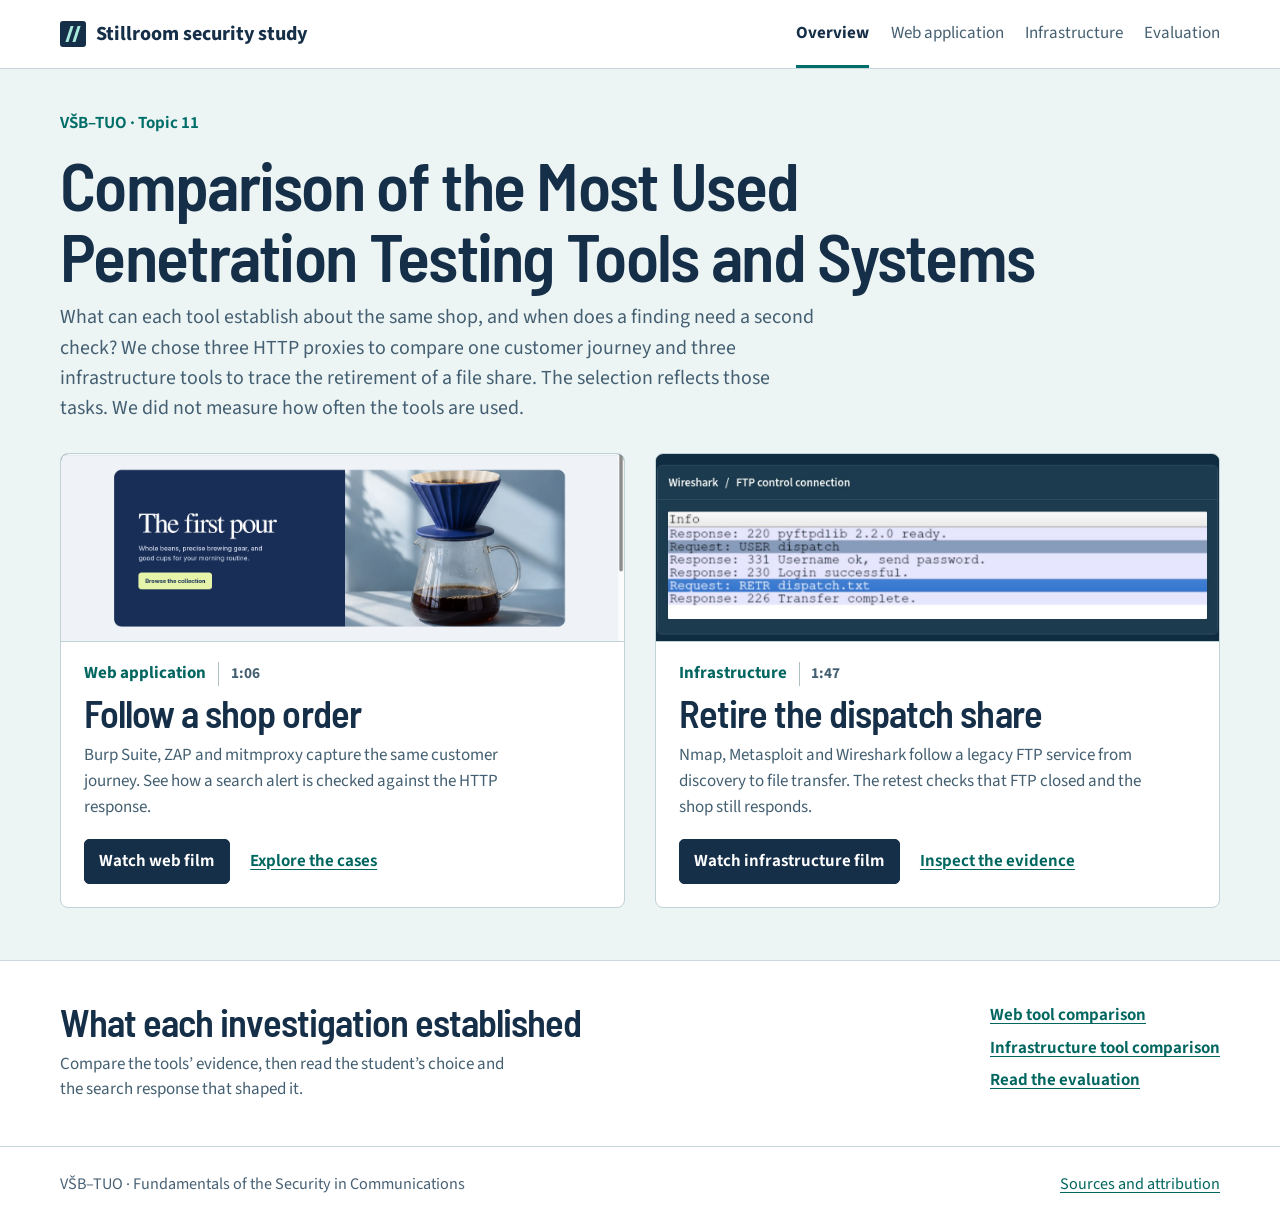
<file: index.html>
<!doctype html>
<html lang="en"><head><meta charset="utf-8"><meta name="viewport" content="width=device-width, initial-scale=1">
<meta name="description" content="Recorded web application and infrastructure investigations of the Stillroom shop for Topic 11.">
<title>Comparison of the Most Used Penetration Testing Tools and Systems | Stillroom security study</title><link rel="stylesheet" href="report.css"><link rel="stylesheet" href="navigation.css">
<script src="reflection.js" defer></script><script src="report.js" defer></script></head><body>
<a class="skip" href="#main">Skip to content</a><header class="site-header"><div class="site-bar">
      <a class="site-brand" href="index.html"><span class="mark" aria-hidden="true"></span>Stillroom security study</a>
      <nav class="site-links" aria-label="Main"><a href="index.html" aria-current="page">Overview</a><a href="web.html">Web application</a><a href="infrastructure/index.html">Infrastructure</a><a href="evaluation.html">Evaluation</a></nav>
    </div></header>
<main id="main"><section class="film-guide" id="film-guide" aria-labelledby="guide-title"><div class="wrap">
  <p class="kicker">VŠB–TUO · Topic 11</p>
  <h1 id="guide-title">Comparison of the Most Used Penetration Testing Tools and Systems</h1>
  <p class="guide-intro">What can each tool establish about the same shop, and when does a finding need a second check? We chose three HTTP proxies to compare one customer journey and three infrastructure tools to trace the retirement of a file share. The selection reflects those tasks. We did not measure how often the tools are used.</p>
  <div class="film-pair">
    <article class="film-choice" id="film" aria-labelledby="web-choice">
      <a class="film-image web-image" href="web.html#film" aria-label="Watch the web application film, 1 minute 6 seconds"><img src="evidence/storefront.png" alt=""></a>
      <div class="choice-copy"><p class="film-label">Web application <span>1:06</span></p>
        <h2 id="web-choice">Follow a shop order</h2>
        <p>Burp Suite, ZAP and mitmproxy capture the same customer journey. See how a search alert is checked against the HTTP response.</p>
        <div class="choice-actions"><a class="btn" href="web.html#film">Watch web film</a><a href="cases.html">Explore the cases</a></div>
      </div>
    </article>
    <article class="film-choice" aria-labelledby="infra-choice">
      <a class="film-image infra-image" href="infrastructure/index.html#film" aria-label="Watch the infrastructure film, 1 minute 47 seconds"><img src="dispatch-preview.jpg" alt=""></a>
      <div class="choice-copy"><p class="film-label">Infrastructure <span>1:47</span></p>
        <h2 id="infra-choice">Retire the dispatch share</h2>
        <p>Nmap, Metasploit and Wireshark follow a legacy FTP service from discovery to file transfer. The retest checks that FTP closed and the shop still responds.</p>
        <div class="choice-actions"><a class="btn" href="infrastructure/index.html#film">Watch infrastructure film</a><a href="infrastructure/index.html#evidence">Inspect the evidence</a></div>
      </div>
    </article>
  </div>
</div></section>
<section class="wrap end-guide" aria-labelledby="guide-evaluation"><div><h2 id="guide-evaluation">What each investigation established</h2>
<p>Compare the tools’ evidence, then read the student’s choice and the search response that shaped it.</p></div>
<nav aria-label="Results"><a href="comparison.html">Web tool comparison</a><a href="infrastructure/index.html#comparison">Infrastructure tool comparison</a><a href="evaluation.html">Read the evaluation</a></nav>
</section>
</main><footer><div class="wrap"><span>VŠB–TUO · Fundamentals of the Security in Communications</span><a href="method.html#references">Sources and attribution</a></div></footer></body></html>
</file>
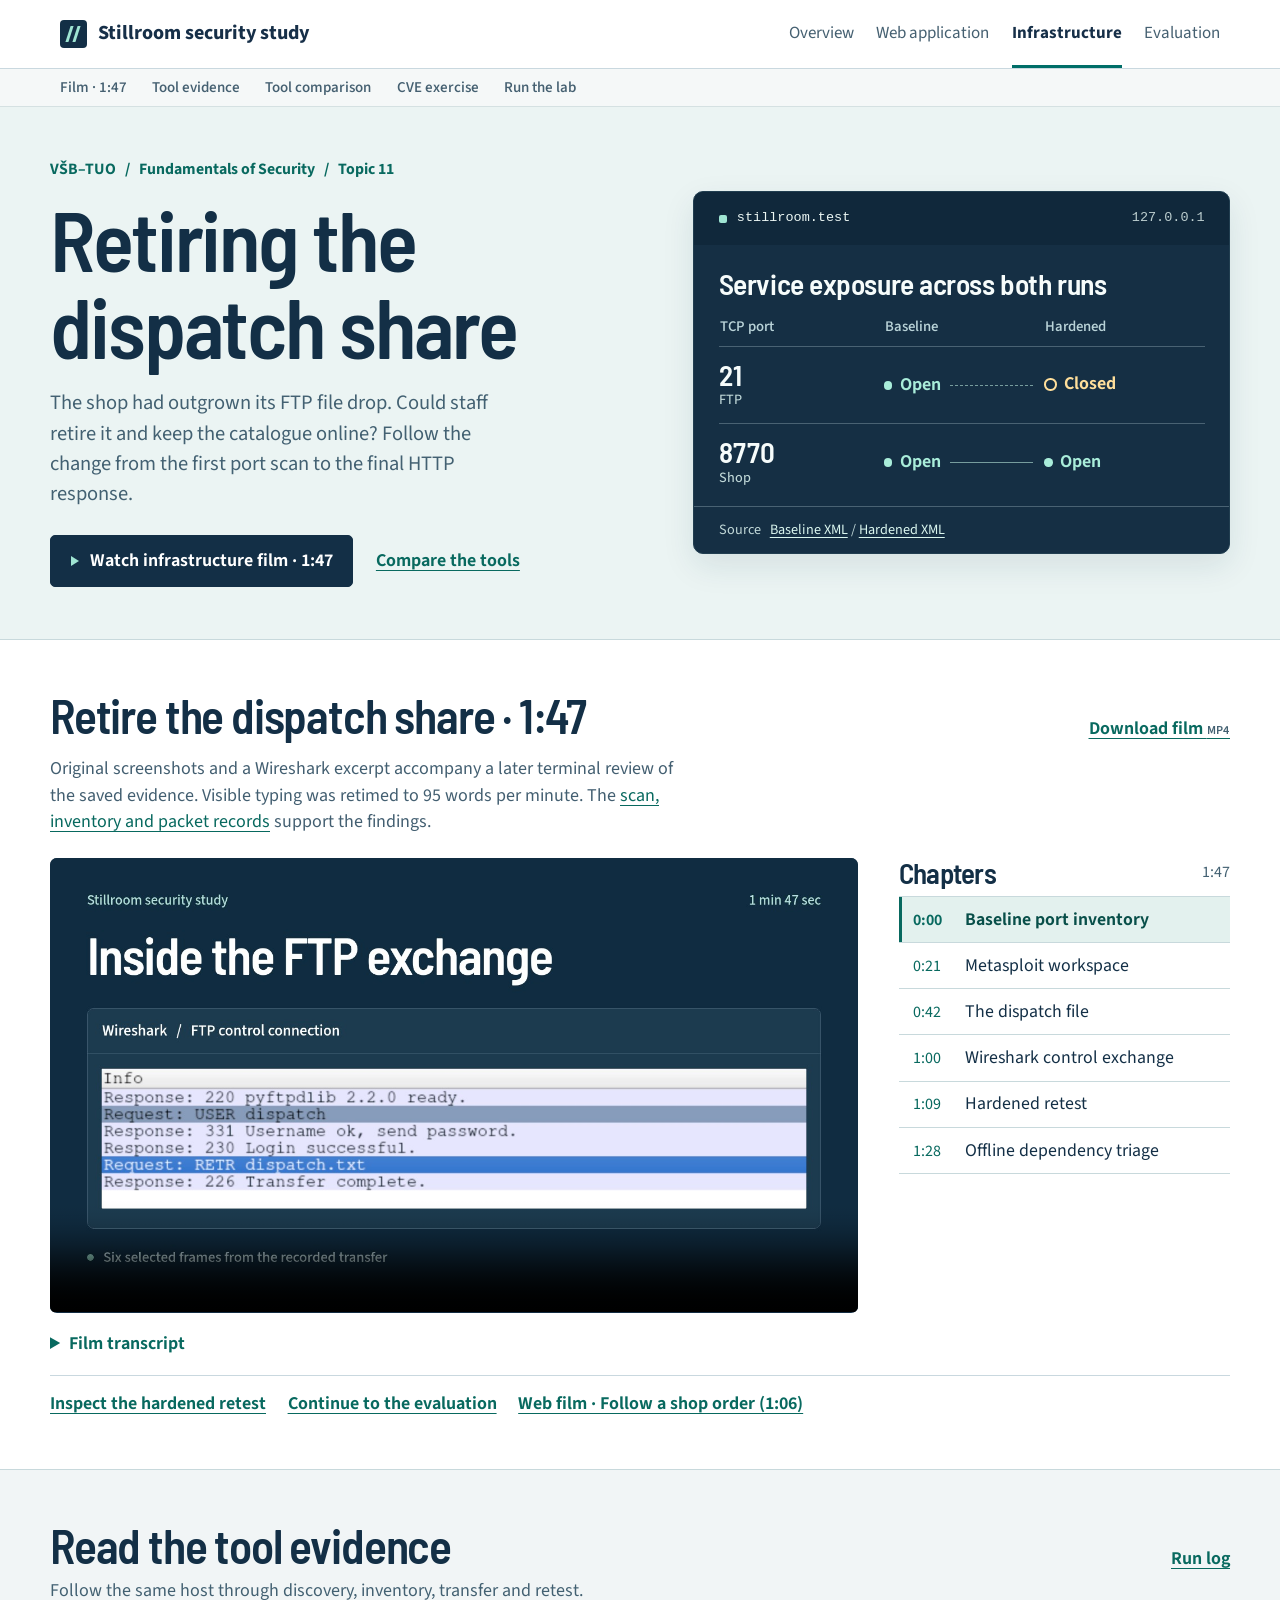
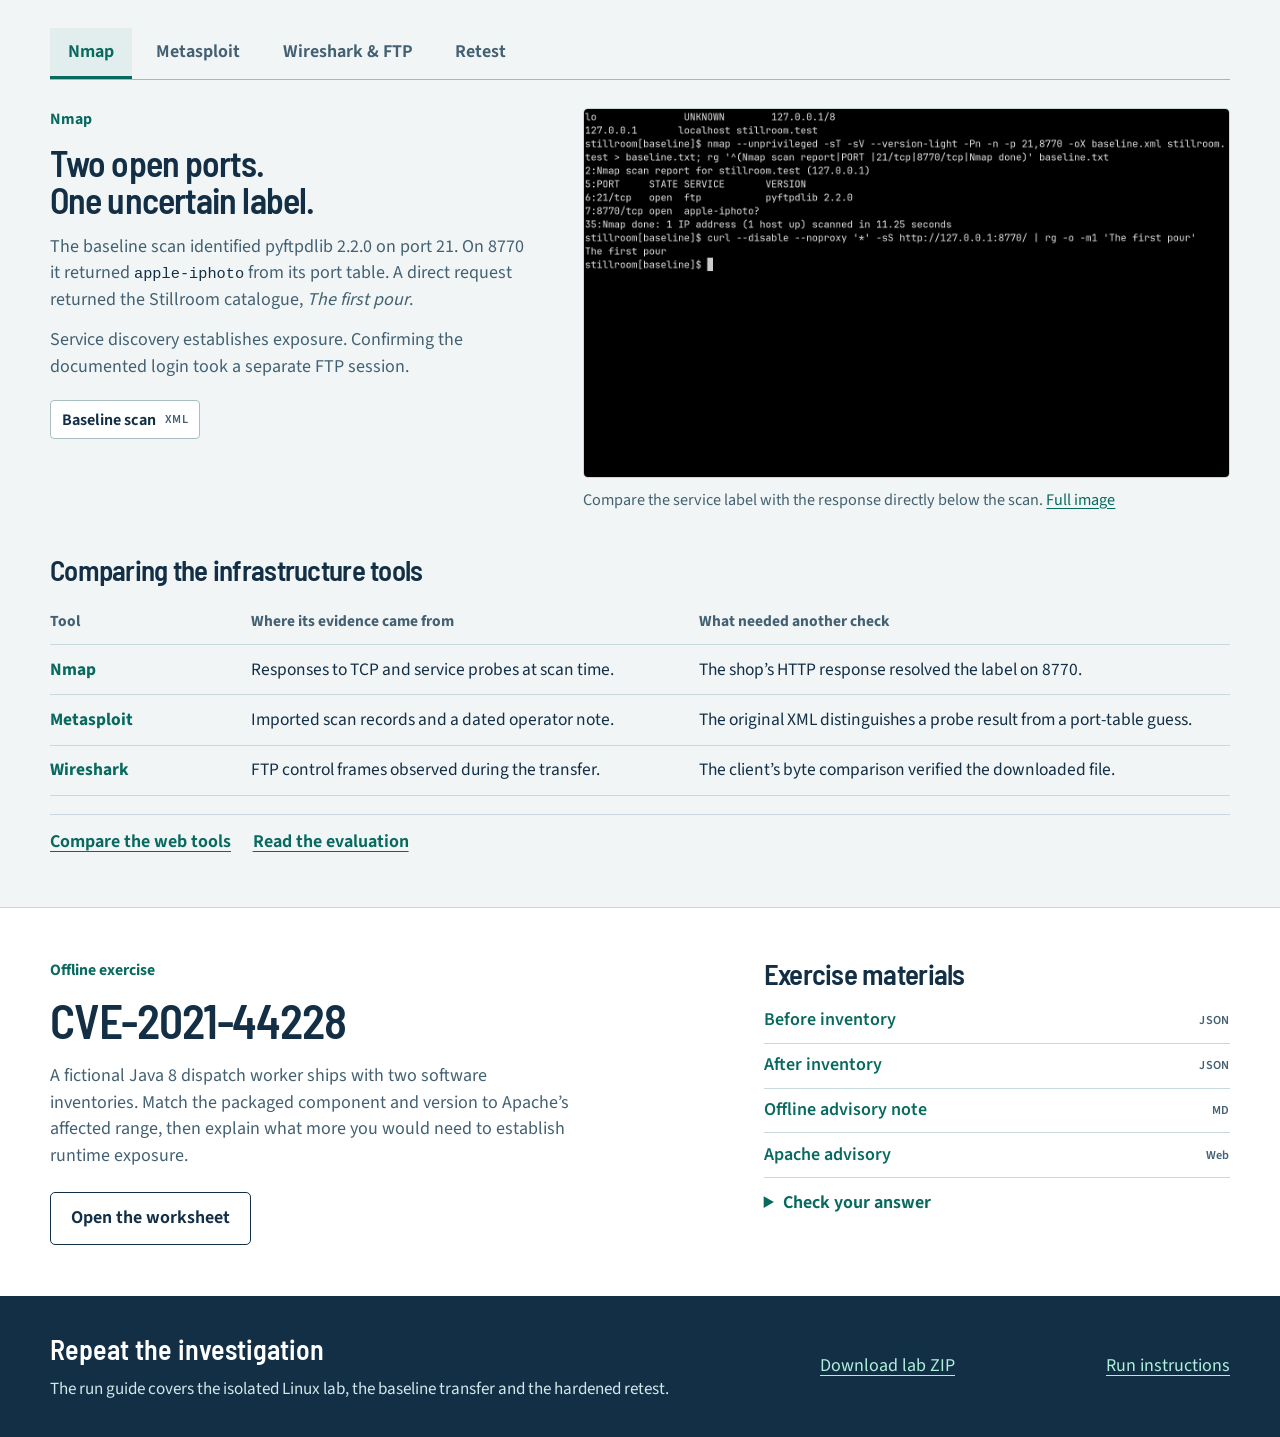
<file: infrastructure/index.html>
<!doctype html>
<html lang="en">
<head>
  <meta charset="utf-8">
  <meta name="viewport" content="width=device-width, initial-scale=1">
  <meta name="description" content="A recorded investigation of Stillroom’s retired FTP share, with original port scans, packet evidence and an offline dependency exercise.">
  <title>Retiring the dispatch share · Stillroom</title>
  <link rel="stylesheet" href="study.css">
  <script src="study.js" defer></script>
<link rel="stylesheet" href="../navigation.css"></head>
<body>
<a class="skip" href="#main">Skip to content</a>
<header class="site-header"><div class="site-bar">
      <a class="site-brand" href="../index.html"><span class="mark" aria-hidden="true"></span>Stillroom security study</a>
      <nav class="site-links" aria-label="Main"><a href="../index.html">Overview</a><a href="../web.html">Web application</a><a href="../infrastructure/index.html" aria-current="page">Infrastructure</a><a href="../evaluation.html">Evaluation</a></nav>
    </div></header><nav class="study-links" aria-label="Infrastructure sections"><div><a href="#film">Film · 1:47</a><a href="#evidence">Tool evidence</a><a href="#comparison">Tool comparison</a><a href="#cve">CVE exercise</a><a href="#repeat-lab">Run the lab</a></div></nav>
<main id="main">
<section class="hero" aria-labelledby="title"><div class="wrap hero-grid">
  <div class="lead">
    <p class="course">VŠB–TUO &nbsp; / &nbsp; Fundamentals of Security &nbsp; / &nbsp; Topic 11</p>
    <h1 id="title">Retiring the dispatch share</h1>
    <p class="intro">The shop had outgrown its FTP file drop. Could staff retire it and keep the catalogue online? Follow the change from the first port scan to the final HTTP response.</p>
    <div class="actions"><a class="button" id="watch" href="#film"><i class="play" aria-hidden="true"></i>Watch infrastructure film · 1:47</a><a class="text-link" href="#comparison">Compare the tools</a></div>
  </div>
  <figure class="plot" aria-labelledby="plot-caption">
    <div class="plate-head"><span class="machine"><i aria-hidden="true"></i>stillroom.test</span><span>127.0.0.1</span></div>
    <table class="paths"><caption id="plot-caption">Service exposure across both runs</caption>
      <thead><tr><th scope="col">TCP port</th><th scope="col">Baseline</th><th scope="col">Hardened</th></tr></thead>
      <tbody><tr><th scope="row"><b>21</b><small>FTP</small></th><td><span class="point">Open</span></td><td><span class="point closed">Closed</span></td></tr>
      <tr><th scope="row"><b>8770</b><small>Shop</small></th><td><span class="point">Open</span></td><td><span class="point">Open</span></td></tr></tbody>
    </table>
    <figcaption>Source &nbsp; <a href="baseline.xml" download>Baseline XML</a><span aria-hidden="true"> / </span><a href="hardened.xml" download>Hardened XML</a></figcaption>
  </figure>
</div></section>

<section class="wrap film band" id="film" aria-labelledby="film-title">
  <div class="section-head"><h2 id="film-title">Retire the dispatch share · 1:47</h2><a href="investigation.mp4" download>Download film <span class="ext">MP4</span></a></div>
  <p class="film-context">Original screenshots and a Wireshark excerpt accompany a later terminal review of the saved evidence. Visible typing was retimed to 95 words per minute. The <a href="#evidence">scan, inventory and packet records</a> support the findings.</p>
  <div class="cinema">
    <video id="player" controls playsinline preload="metadata" poster="film-poster.jpg" width="1440" height="810" aria-label="Retiring the dispatch share, captioned investigation"><source src="investigation.mp4" type='video/mp4; codecs="avc1.f40020"'><source src="investigation-compat.mp4" type="video/mp4"><a href="investigation.mp4">Open the investigation film</a></video>
    <div class="chapters"><div class="chap-head"><h3>Chapters</h3><span id="runtime">1:47</span></div>
      <ol id="chapter-list">
        <li><a class="fallback" href="investigation.mp4#t=0.000" data-start="0.000"><time datetime="PT0.000S">0:00</time><span>Baseline port inventory</span></a></li>
        <li><a class="fallback" href="investigation.mp4#t=21.600" data-start="21.600"><time datetime="PT21.600S">0:21</time><span>Metasploit workspace</span></a></li>
        <li><a class="fallback" href="investigation.mp4#t=42.667" data-start="42.667"><time datetime="PT42.667S">0:42</time><span>The dispatch file</span></a></li>
        <li><a class="fallback" href="investigation.mp4#t=60.067" data-start="60.067"><time datetime="PT60.067S">1:00</time><span>Wireshark control exchange</span></a></li>
        <li><a class="fallback" href="investigation.mp4#t=69.067" data-start="69.067"><time datetime="PT69.067S">1:09</time><span>Hardened retest</span></a></li>
        <li><a class="fallback" href="investigation.mp4#t=88.133" data-start="88.133"><time datetime="PT88.133S">1:28</time><span>Offline dependency triage</span></a></li>
      </ol>
    </div>
  </div>
  <details class="transcript"><summary>Film transcript</summary><ol>
    <li>The baseline XML records open sockets on 21 and 8770. A separate catalogue request identifies the web application.</li>
    <li>The Metasploit workspace holds the imported host and both service records. The operator added the exposure note.</li>
    <li>The SHA-256 of the seeded dispatch notice matches the digest in the original download capture.</li>
    <li>The retained FTP frames show the account name, login acceptance, retrieval request and transfer completion.</li>
    <li>After disabling FTP, the client received a connection refusal. The same catalogue returned HTTP 200.</li>
    <li>The two fictional Java 8 inventories identify the packaged core component and version for advisory review.</li>
  </ol></details>
    <nav class="film-route" aria-label="After the infrastructure film"><a href="#retest">Inspect the hardened retest</a><a href="../evaluation.html">Continue to the evaluation</a><a href="../web.html#film">Web film · Follow a shop order (1:06)</a></nav>
</section>

<section class="evidence band" id="evidence" aria-labelledby="evidence-title"><div class="wrap">
  <div class="section-head"><div><h2 id="evidence-title">Read the tool evidence</h2><p>Follow the same host through discovery, inventory, transfer and retest.</p></div><a href="verification.txt">Run log</a></div>
  <nav class="exhibits" aria-label="Investigation stages">
    <a href="#ports">Nmap</a><a href="#inventory">Metasploit</a><a href="#ftp">Wireshark &amp; FTP</a><a href="#retest">Retest</a>
  </nav>
  <article class="exhibit" id="ports">
    <div><p class="tool">Nmap</p><h3>Two open ports. One uncertain label.</h3>
      <p>The baseline scan identified pyftpdlib 2.2.0 on port 21. On 8770 it returned <code>apple-iphoto</code> from its port table. A direct request returned the Stillroom catalogue, <em>The first pour</em>.</p>
      <p>Service discovery establishes exposure. Confirming the documented login took a separate FTP session.</p>
      <div class="files"><a href="baseline.xml" download>Baseline scan <small>XML</small></a></div>
    </div>
    <figure><a href="baseline.png"><img src="baseline.png" width="1440" height="900" alt="Baseline Nmap output with a question mark on apple-iphoto, followed by the catalogue check"></a><figcaption>Compare the service label with the response directly below the scan. <a href="baseline.png">Full image</a></figcaption></figure>
  </article>
  <article class="exhibit" id="inventory">
    <div><p class="tool">Metasploit Framework</p><h3>Trace a service record to its source.</h3>
      <p>The operator imported the baseline XML into <code>topic11_ftp_baseline</code>. Both port records appear under the same host, together with a dated exposure note.</p>
      <p>The workspace retained Nmap’s tentative web-service label. Importing it supplied a record of the scan without independently identifying the service.</p>
      <div class="files"><a href="metasploit-inventory.txt">Console transcript <small>TXT</small></a></div>
    </div>
    <figure><a href="metasploit.png"><img loading="lazy" src="metasploit.png" width="1440" height="900" alt="Workspace, service list and operator note in the original Metasploit console"></a><figcaption>The note records the operator’s interpretation of the imported XML. <a href="metasploit.png">Full image</a></figcaption></figure>
  </article>
  <article class="exhibit" id="ftp">
    <div><p class="tool">Wireshark &amp; FTP client</p><h3>Follow one dispatch notice.</h3>
      <p>The server accepted the synthetic account (<code>230</code>). The client requested <code>dispatch.txt</code> with <code>RETR</code> and the server reported completion (<code>226</code>). The client verified the downloaded bytes against the seed.</p>
      <p>The shared default concerns who knows the credential. Plain FTP exposed it on the control connection. The six-frame public extract omits credential bytes, leaving gaps in TCP sequence numbers.</p>
      <div class="files"><a href="ftp-selected.pcapng" download>Redacted capture <small>PCAPNG</small></a><a href="transfer.png">Client capture <small>PNG</small></a><a href="share/dispatch.txt">Seed file <small>TXT</small></a></div>
    </div>
    <figure><a href="wireshark.png"><img loading="lazy" src="wireshark.png" width="1440" height="900" alt="Wireshark frame list with the RETR dispatch.txt request selected"></a><figcaption>Read the Info column from the login exchange to the completion reply. <a href="wireshark.png">Full image</a></figcaption></figure>
  </article>
  <article class="exhibit" id="retest">
    <div><p class="tool">Nmap &amp; application checks</p><h3>Close FTP. Check the shop.</h3>
      <p>From the same isolated client, the repeated scan found port 21 closed and port 8770 open. An independent FTP connection was refused. The catalogue request returned HTTP 200 and the expected page text.</p>
      <p>Matching the host and ports across both runs makes the change directly comparable.</p>
      <div class="files"><a href="hardened.xml" download>Retest scan <small>XML</small></a><a href="ftp-retest.txt">FTP check <small>TXT</small></a><a href="web-check.txt">Shop check <small>TXT</small></a></div>
    </div>
    <figure><a href="hardened.png"><img loading="lazy" src="hardened.png" width="1440" height="900" alt="Hardened scan and the surviving catalogue’s HTTP 200 response"></a><figcaption>The client could still reach the catalogue after the service change. <a href="hardened.png">Full image</a></figcaption></figure>
  </article>
<div class="comparison" id="comparison">
    <h3>Comparing the infrastructure tools</h3>
    <table><thead><tr><th scope="col">Tool</th><th scope="col">Where its evidence came from</th><th scope="col">What needed another check</th></tr></thead>
    <tbody><tr><th scope="row">Nmap</th><td>Responses to TCP and service probes at scan time.</td><td>The shop’s HTTP response resolved the label on 8770.</td></tr>
    <tr><th scope="row">Metasploit</th><td>Imported scan records and a dated operator note.</td><td>The original XML distinguishes a probe result from a port-table guess.</td></tr>
    <tr><th scope="row">Wireshark</th><td>FTP control frames observed during the transfer.</td><td>The client’s byte comparison verified the downloaded file.</td></tr></tbody></table><nav class="film-route" aria-label="Related results"><a href="../comparison.html">Compare the web tools</a><a href="../evaluation.html">Read the evaluation</a></nav>
  </div>
</div></section>

<section class="wrap band exercise" id="cve" aria-labelledby="cve-title">
  <div><p class="tool">Offline exercise</p><h2 id="cve-title">CVE-2021-44228</h2><p>A fictional Java 8 dispatch worker ships with two software inventories. Match the packaged component and version to Apache’s affected range, then explain what more you would need to establish runtime exposure.</p><a class="button light" href="cve/WORKSHEET.md">Open the worksheet</a></div>
  <div class="documents"><h3>Exercise materials</h3><a href="cve/inventory-before.json">Before inventory <small>JSON</small></a><a href="cve/inventory-after.json">After inventory <small>JSON</small></a><a href="cve/ADVISORY-NOTE.md">Offline advisory note <small>MD</small></a><a href="https://logging.apache.org/security.html#CVE-2021-44228">Apache advisory <small>Web</small></a><details><summary>Check your answer</summary><p><a href="cve/REVIEWER-KEY.md">Reviewer key</a> · <a href="cve-triage.png">Recorded comparison</a></p></details></div>
</section>
</main>
<footer id="repeat-lab"><div class="wrap foot"><div><strong>Repeat the investigation</strong><p>The run guide covers the isolated Linux lab, the baseline transfer and the hardened retest.</p></div><a href="Stillroom-Topic-11-infrastructure.zip" download>Download lab ZIP</a><a href="run-guide.txt">Run instructions</a></div></footer>
</body></html>
</file>
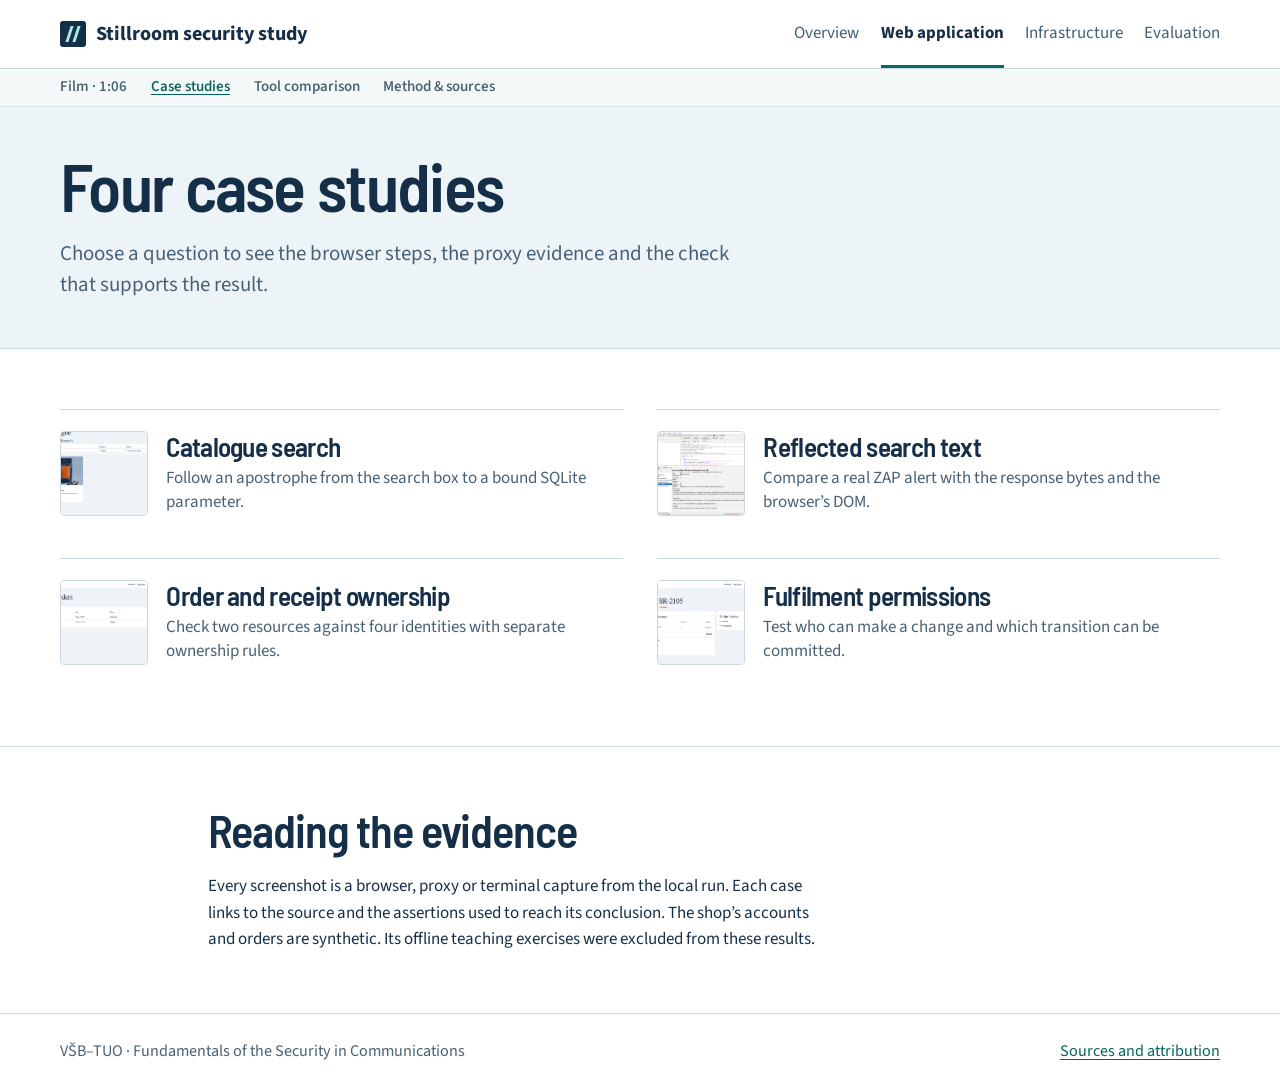
<file: cases.html>
<!doctype html>
<html lang="en"><head><meta charset="utf-8"><meta name="viewport" content="width=device-width, initial-scale=1">
<meta name="description" content="Recorded web application and infrastructure investigations of the Stillroom shop for Topic 11.">
<title>Four case studies | Stillroom security study</title><link rel="stylesheet" href="report.css"><link rel="stylesheet" href="navigation.css">
<script src="reflection.js" defer></script><script src="report.js" defer></script></head><body>
<a class="skip" href="#main">Skip to content</a><header class="site-header"><div class="site-bar">
      <a class="site-brand" href="index.html"><span class="mark" aria-hidden="true"></span>Stillroom security study</a>
      <nav class="site-links" aria-label="Main"><a href="index.html">Overview</a><a href="web.html" aria-current="location">Web application</a><a href="infrastructure/index.html">Infrastructure</a><a href="evaluation.html">Evaluation</a></nav>
    </div></header><nav class="study-links" aria-label="Web application sections"><div><a href="web.html#film">Film · 1:06</a><a href="cases.html" aria-current="page">Case studies</a><a href="comparison.html">Tool comparison</a><a href="method.html">Method &amp; sources</a></div></nav>
<main id="main"><section class="pageintro"><div class="wrap"><h1>Four case studies</h1><p class="intro">Choose a question to see the browser steps, the proxy evidence and the check that supports the result.</p></div></section><section class="band"><div class="wrap"><div class="case-list"><div class="gridcase"><a class="casecard" href="catalogue.html"><img src="evidence/catalogue-search.png" alt="" loading="lazy"><div><h3>Catalogue search</h3><p>Follow an apostrophe from the search box to a bound SQLite parameter.</p></div></a><a class="casecard" href="reflection.html"><img src="evidence/zap-alert.png" alt="" loading="lazy"><div><h3>Reflected search text</h3><p>Compare a real ZAP alert with the response bytes and the browser’s DOM.</p></div></a><a class="casecard" href="ownership.html"><img src="evidence/second-customer.png" alt="" loading="lazy"><div><h3>Order and receipt ownership</h3><p>Check two resources against four identities with separate ownership rules.</p></div></a><a class="casecard" href="fulfilment.html"><img src="evidence/owner-after.png" alt="" loading="lazy"><div><h3>Fulfilment permissions</h3><p>Test who can make a change and which transition can be committed.</p></div></a></div></div></div></section><section class="band"><div class="wrap"><div class="story"><h2>Reading the evidence</h2><p>Every screenshot is a browser, proxy or terminal capture from the local run. Each case links to the source and the assertions used to reach its conclusion. The shop’s accounts and orders are synthetic. Its offline teaching exercises were excluded from these results.</p></div></div></section></main><footer><div class="wrap"><span>VŠB–TUO · Fundamentals of the Security in Communications</span><a href="method.html#references">Sources and attribution</a></div></footer></body></html>
</file>
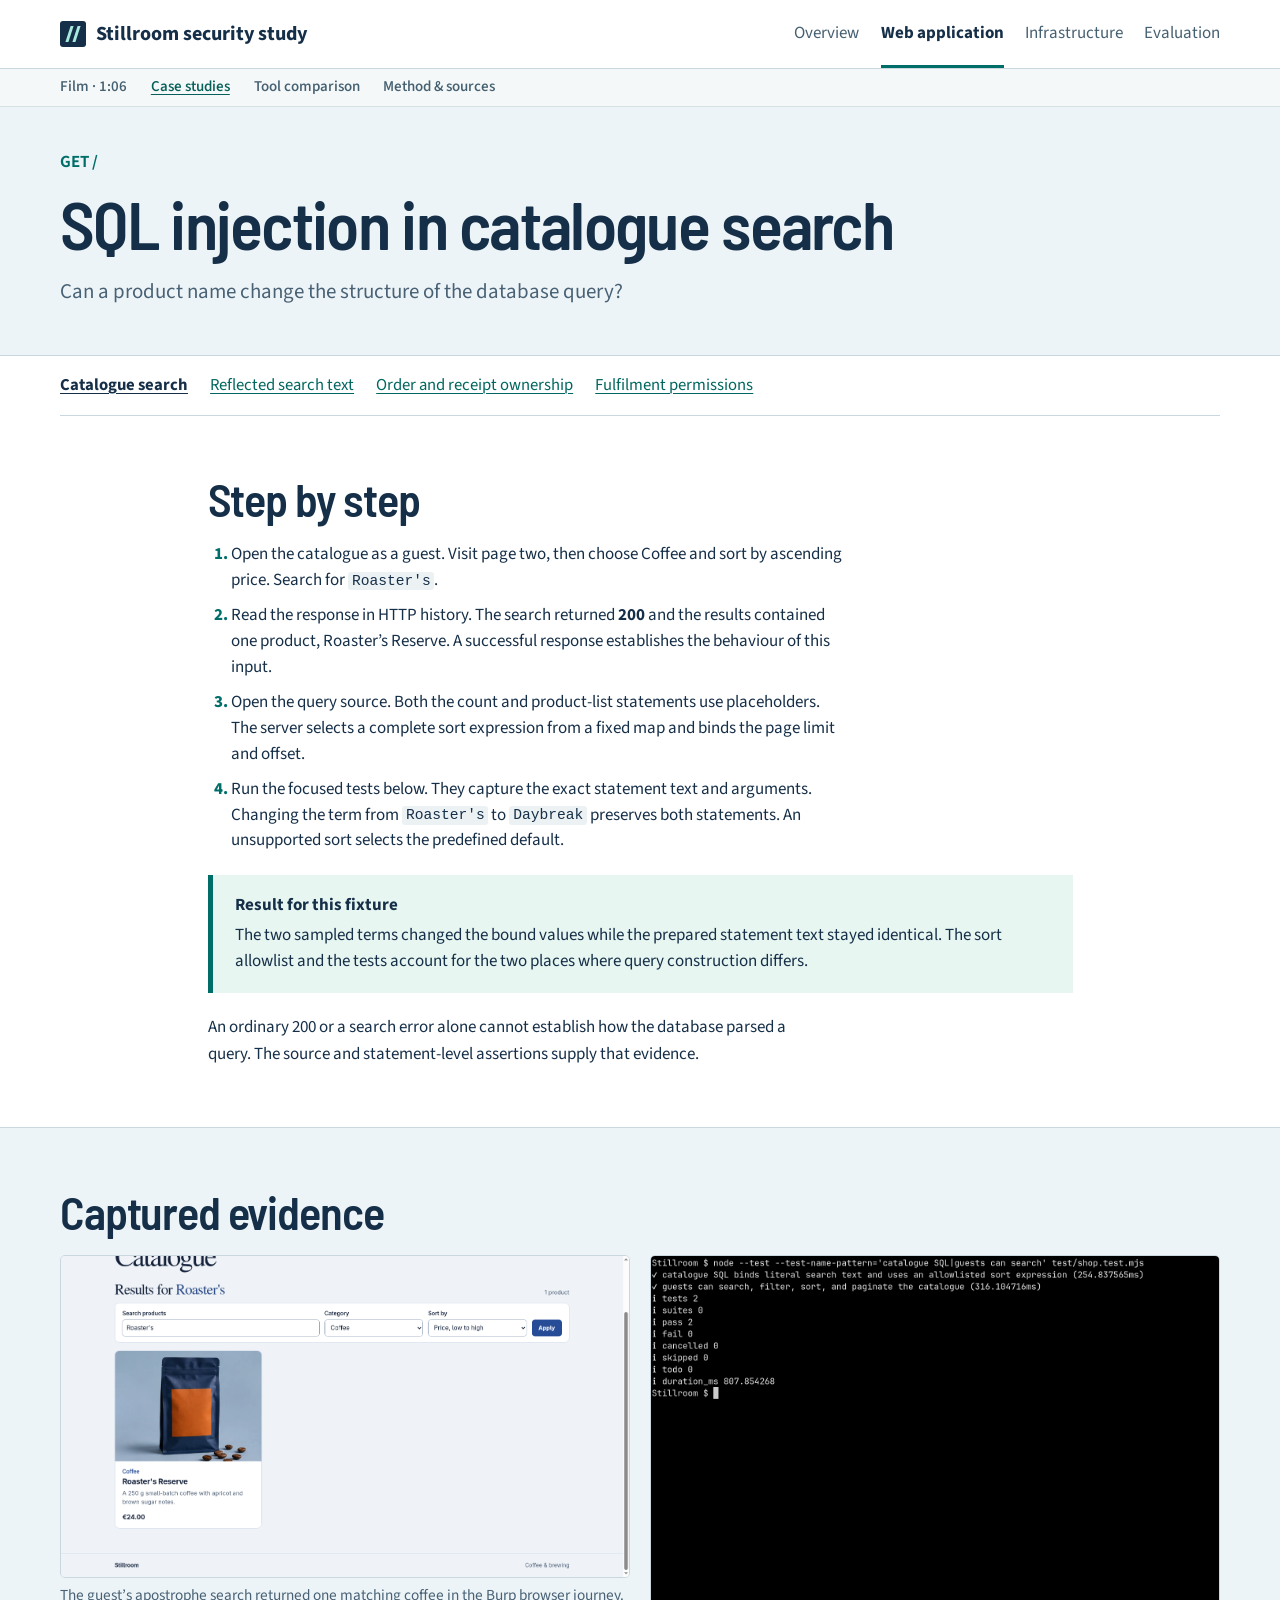
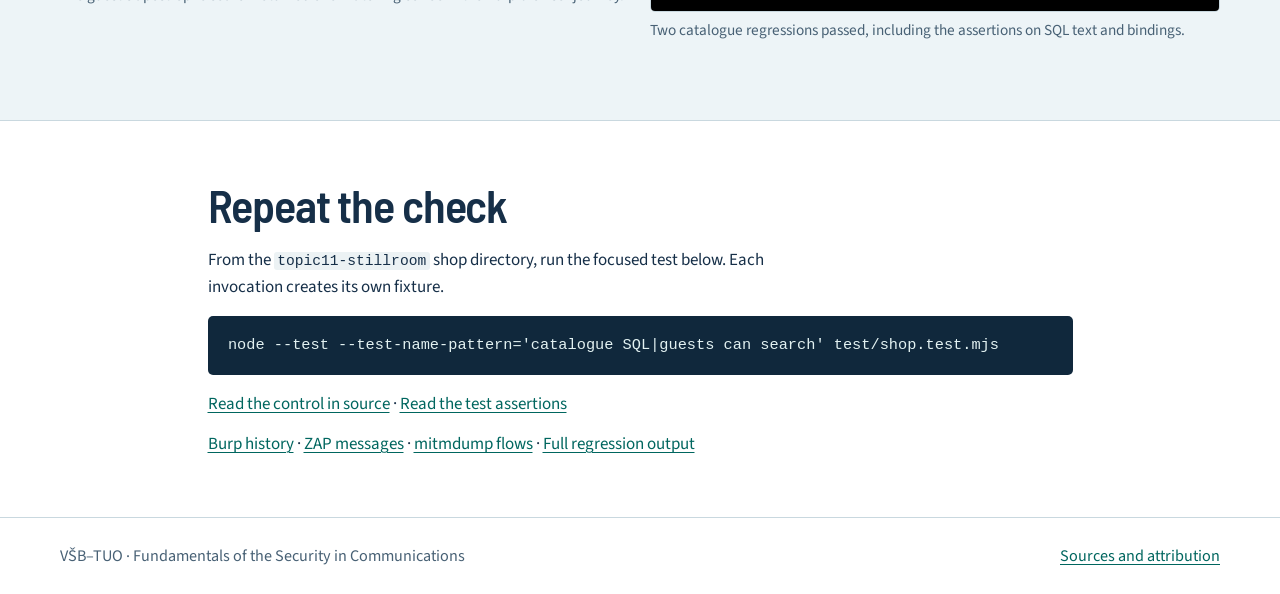
<file: catalogue.html>
<!doctype html>
<html lang="en"><head><meta charset="utf-8"><meta name="viewport" content="width=device-width, initial-scale=1">
<meta name="description" content="Recorded web application and infrastructure investigations of the Stillroom shop for Topic 11.">
<title>SQL injection in catalogue search | Stillroom security study</title><link rel="stylesheet" href="report.css"><link rel="stylesheet" href="navigation.css">
<script src="reflection.js" defer></script><script src="report.js" defer></script></head><body>
<a class="skip" href="#main">Skip to content</a><header class="site-header"><div class="site-bar">
      <a class="site-brand" href="index.html"><span class="mark" aria-hidden="true"></span>Stillroom security study</a>
      <nav class="site-links" aria-label="Main"><a href="index.html">Overview</a><a href="web.html" aria-current="location">Web application</a><a href="infrastructure/index.html">Infrastructure</a><a href="evaluation.html">Evaluation</a></nav>
    </div></header><nav class="study-links" aria-label="Web application sections"><div><a href="web.html#film">Film · 1:06</a><a href="cases.html" aria-current="location">Case studies</a><a href="comparison.html">Tool comparison</a><a href="method.html">Method &amp; sources</a></div></nav>
<main id="main"><section class="pageintro"><div class="wrap"><p class="kicker">GET /</p><h1>SQL injection in catalogue search</h1><p class="intro">Can a product name change the structure of the database query?</p></div></section><nav class="subnav wrap" aria-label="Case studies"><a href="catalogue.html" aria-current="page">Catalogue search</a><a href="reflection.html">Reflected search text</a><a href="ownership.html">Order and receipt ownership</a><a href="fulfilment.html">Fulfilment permissions</a></nav><section class="band"><div class="wrap"><div class="story"><h2>Step by step</h2><ol class="steps"><li>Open the catalogue as a guest. Visit page two, then choose Coffee and sort by ascending price. Search for <code>Roaster's</code>.</li><li>Read the response in HTTP history. The search returned <strong>200</strong> and the results contained one product, Roaster’s Reserve. A successful response establishes the behaviour of this input.</li><li>Open the query source. Both the count and product-list statements use placeholders. The server selects a complete sort expression from a fixed map and binds the page limit and offset.</li><li>Run the focused tests below. They capture the exact statement text and arguments. Changing the term from <code>Roaster's</code> to <code>Daybreak</code> preserves both statements. An unsupported sort selects the predefined default.</li></ol><div class="finding"><strong>Result for this fixture</strong>The two sampled terms changed the bound values while the prepared statement text stayed identical. The sort allowlist and the tests account for the two places where query construction differs.</div><p>An ordinary 200 or a search error alone cannot establish how the database parsed a query. The source and statement-level assertions supply that evidence.</p></div></div></section><section class="band tint"><div class="wrap"><h2>Captured evidence</h2><div class="evidence-pair"><figure class="shot"><a href="evidence/catalogue-search.png" aria-label="Open full-size screenshot. The guest’s apostrophe search returned one matching coffee in the Burp browser journey."><img loading="lazy" src="evidence/catalogue-search.png" alt="The guest’s apostrophe search returned one matching coffee in the Burp browser journey."></a><figcaption>The guest’s apostrophe search returned one matching coffee in the Burp browser journey.</figcaption></figure><figure class="shot"><a href="evidence/sql-tests.png" aria-label="Open full-size screenshot. Two catalogue regressions passed, including the assertions on SQL text and bindings."><img loading="lazy" src="evidence/sql-tests.png" alt="Two catalogue regressions passed, including the assertions on SQL text and bindings."></a><figcaption>Two catalogue regressions passed, including the assertions on SQL text and bindings.</figcaption></figure></div></div></section><section class="band"><div class="wrap"><div class="story"><h2>Repeat the check</h2><p>From the <code>topic11-stillroom</code> shop directory, run the focused test below. Each invocation creates its own fixture.</p>
<pre><code>node --test --test-name-pattern='catalogue SQL|guests can search' test/shop.test.mjs</code></pre>
<p><a href="source.html#catalogue">Read the control in source</a> · <a href="source.html#sql-test">Read the test assertions</a></p><p><a href="evidence/burp-history.json">Burp history</a> · <a href="evidence/zap-passive.json">ZAP messages</a> · <a href="evidence/mitm-flows.json">mitmdump flows</a> · <a href="evidence/regression.tap">Full regression output</a></p></div></div></section></main><footer><div class="wrap"><span>VŠB–TUO · Fundamentals of the Security in Communications</span><a href="method.html#references">Sources and attribution</a></div></footer></body></html>
</file>
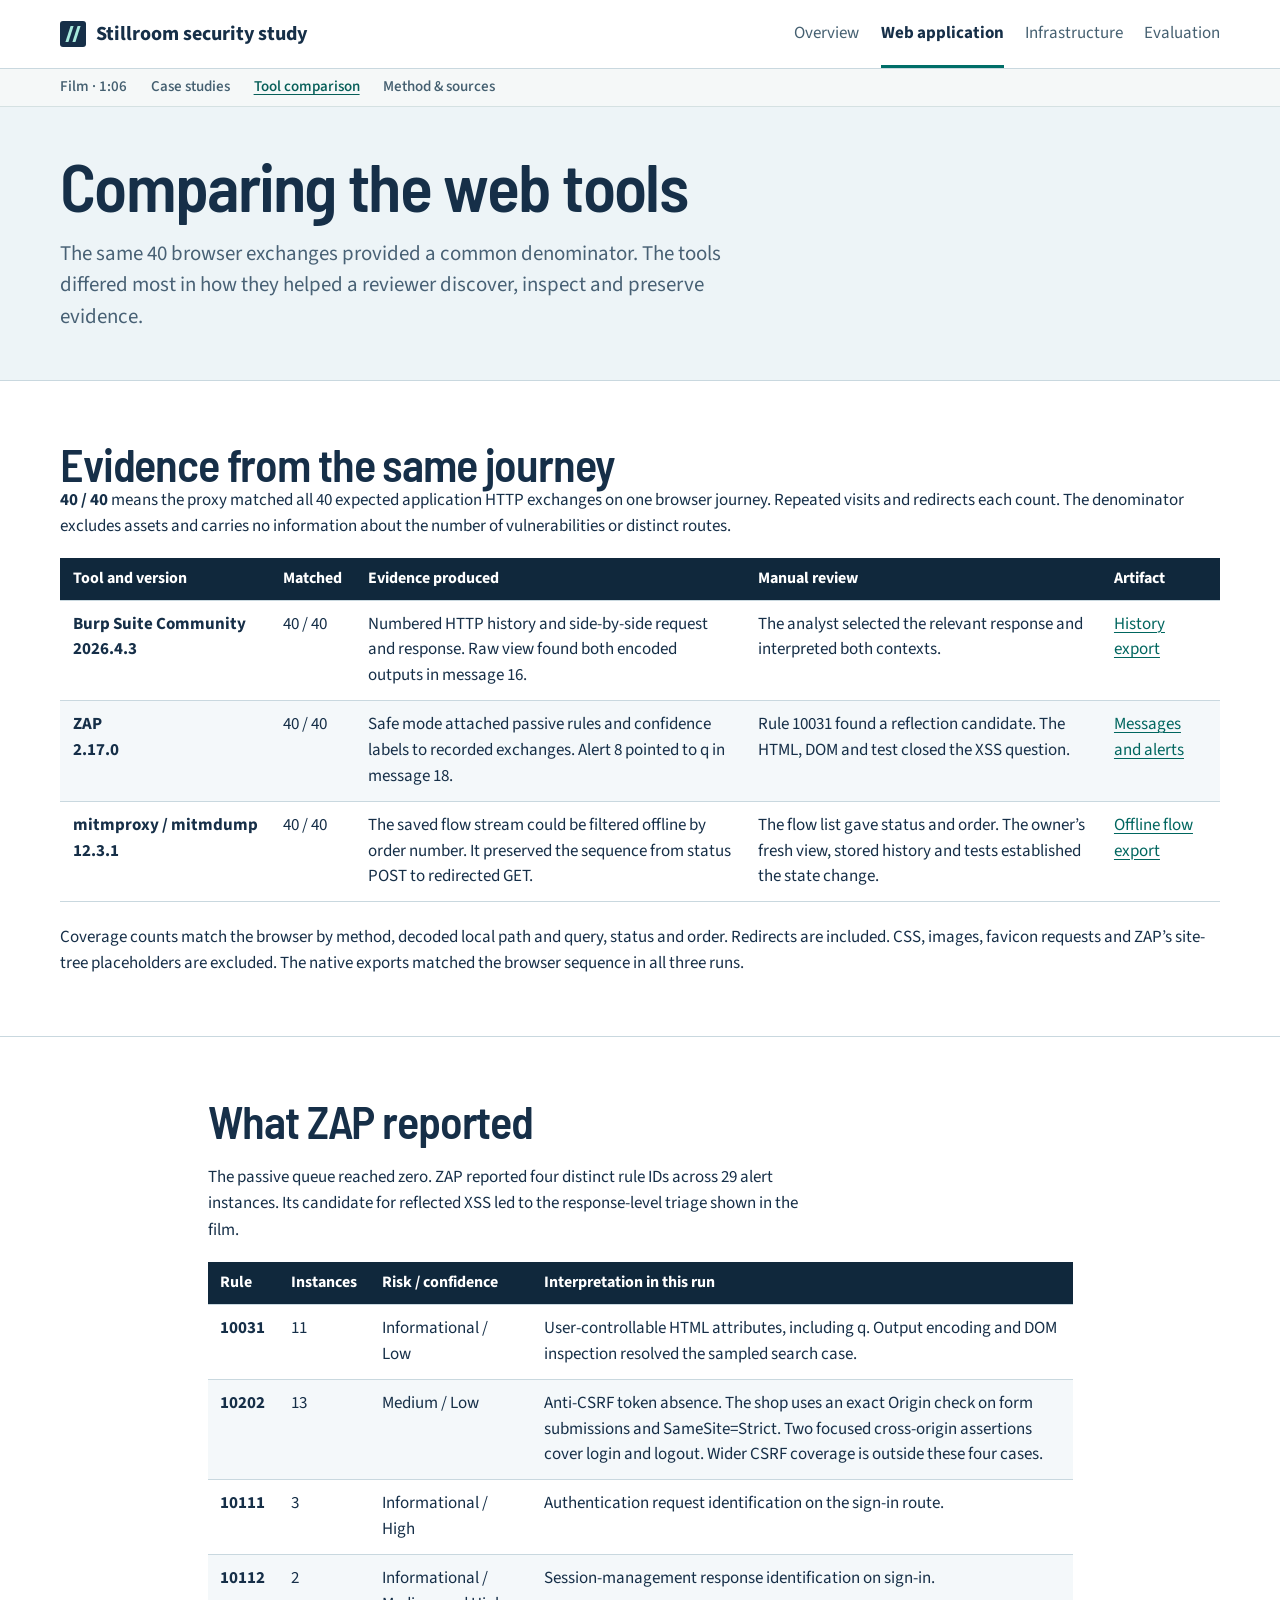
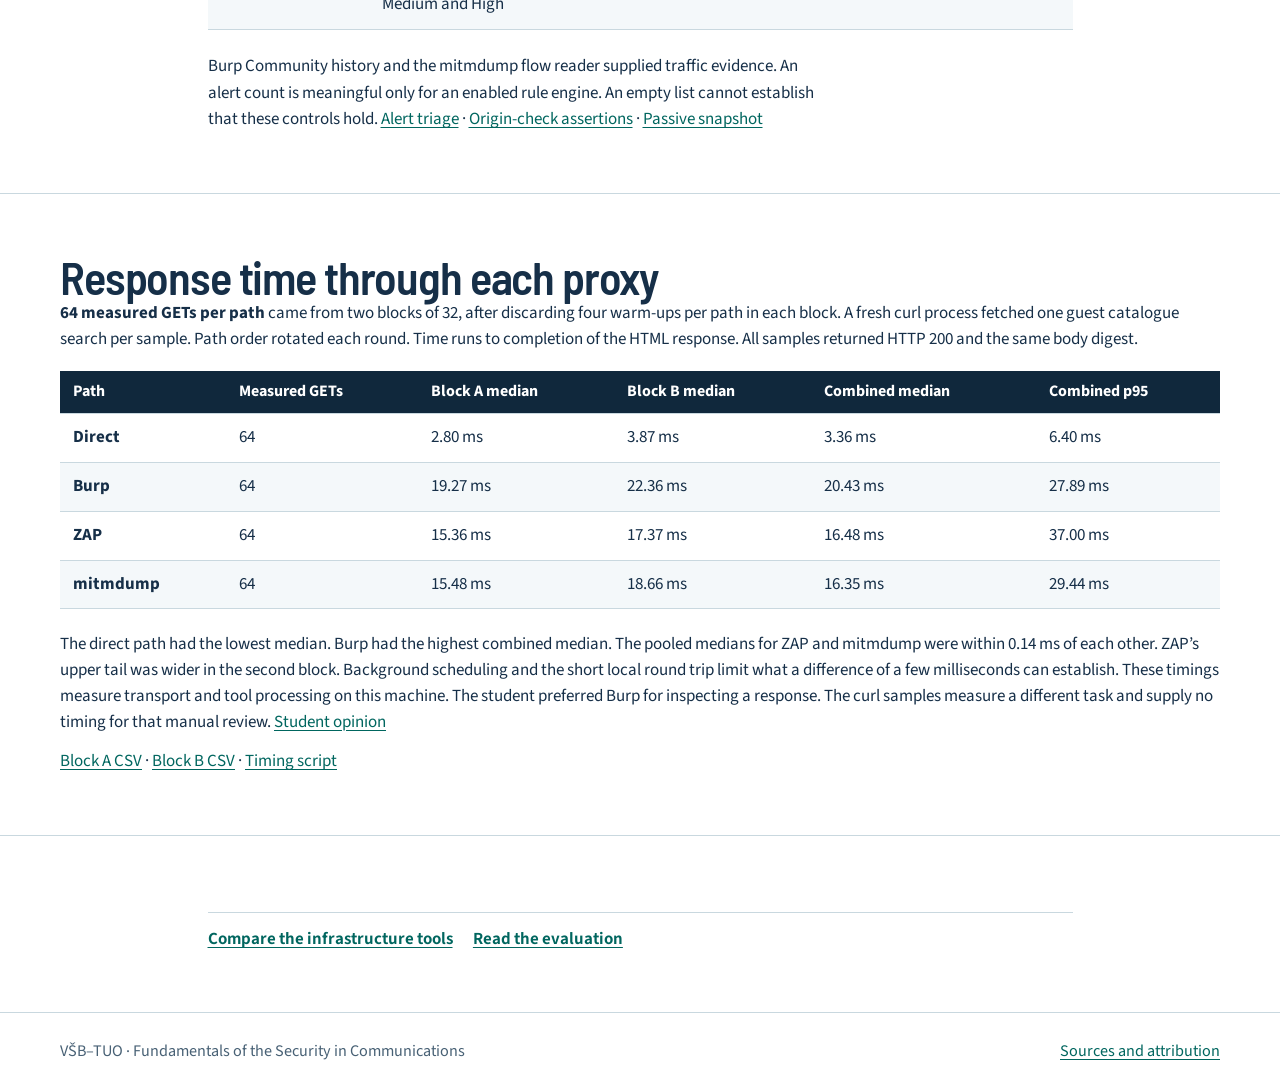
<file: comparison.html>
<!doctype html>
<html lang="en"><head><meta charset="utf-8"><meta name="viewport" content="width=device-width, initial-scale=1">
<meta name="description" content="Recorded web application and infrastructure investigations of the Stillroom shop for Topic 11.">
<title>Web tool comparison | Stillroom security study</title><link rel="stylesheet" href="report.css"><link rel="stylesheet" href="navigation.css">
<script src="reflection.js" defer></script><script src="report.js" defer></script></head><body>
<a class="skip" href="#main">Skip to content</a><header class="site-header"><div class="site-bar">
      <a class="site-brand" href="index.html"><span class="mark" aria-hidden="true"></span>Stillroom security study</a>
      <nav class="site-links" aria-label="Main"><a href="index.html">Overview</a><a href="web.html" aria-current="location">Web application</a><a href="infrastructure/index.html">Infrastructure</a><a href="evaluation.html">Evaluation</a></nav>
    </div></header><nav class="study-links" aria-label="Web application sections"><div><a href="web.html#film">Film · 1:06</a><a href="cases.html">Case studies</a><a href="comparison.html" aria-current="page">Tool comparison</a><a href="method.html">Method &amp; sources</a></div></nav>
<main id="main"><section class="pageintro"><div class="wrap"><h1>Comparing the web tools</h1><p class="intro">The same 40 browser exchanges provided a common denominator. The tools differed most in how they helped a reviewer discover, inspect and preserve evidence.</p></div></section><section class="band"><div class="wrap"><div class="wide"><h2>Evidence from the same journey</h2><p><strong>40 / 40</strong> means the proxy matched all 40 expected application HTTP exchanges on one browser journey. Repeated visits and redirects each count. The denominator excludes assets and carries no information about the number of vulnerabilities or distinct routes.</p><div class="tablebox"><table><thead><tr><th scope="col">Tool and version</th><th scope="col">Matched</th><th scope="col">Evidence produced</th><th scope="col">Manual review</th><th scope="col">Artifact</th></tr></thead><tbody><tr><th scope="row">Burp Suite Community<br>2026.4.3</th><td>40 / 40</td><td>Numbered HTTP history and side-by-side request and response. Raw view found both encoded outputs in message 16.</td><td>The analyst selected the relevant response and interpreted both contexts.</td><td><a href="evidence/burp-history.json">History export</a></td></tr><tr><th scope="row">ZAP<br>2.17.0</th><td>40 / 40</td><td>Safe mode attached passive rules and confidence labels to recorded exchanges. Alert 8 pointed to q in message 18.</td><td>Rule 10031 found a reflection candidate. The HTML, DOM and test closed the XSS question.</td><td><a href="evidence/zap-passive.json">Messages and alerts</a></td></tr><tr><th scope="row">mitmproxy / mitmdump<br>12.3.1</th><td>40 / 40</td><td>The saved flow stream could be filtered offline by order number. It preserved the sequence from status POST to redirected GET.</td><td>The flow list gave status and order. The owner’s fresh view, stored history and tests established the state change.</td><td><a href="evidence/mitm-flows.json">Offline flow export</a></td></tr></tbody></table></div><p>Coverage counts match the browser by method, decoded local path and query, status and order. Redirects are included. CSS, images, favicon requests and ZAP’s site-tree placeholders are excluded. The native exports matched the browser sequence in all three runs.</p></div></div></section><section class="band"><div class="wrap"><div class="story"><h2>What ZAP reported</h2><p>The passive queue reached zero. ZAP reported four distinct rule IDs across 29 alert instances. Its candidate for reflected XSS led to the response-level triage shown in the film.</p><div class="tablebox"><table><thead><tr><th scope="col">Rule</th><th scope="col">Instances</th><th scope="col">Risk / confidence</th><th scope="col">Interpretation in this run</th></tr></thead><tbody><tr><th scope="row">10031</th><td>11</td><td>Informational / Low</td><td>User-controllable HTML attributes, including q. Output encoding and DOM inspection resolved the sampled search case.</td></tr><tr><th scope="row">10202</th><td>13</td><td>Medium / Low</td><td>Anti-CSRF token absence. The shop uses an exact Origin check on form submissions and SameSite=Strict. Two focused cross-origin assertions cover login and logout. Wider CSRF coverage is outside these four cases.</td></tr><tr><th scope="row">10111</th><td>3</td><td>Informational / High</td><td>Authentication request identification on the sign-in route.</td></tr><tr><th scope="row">10112</th><td>2</td><td>Informational / Medium and High</td><td>Session-management response identification on sign-in.</td></tr></tbody></table></div><p>Burp Community history and the mitmdump flow reader supplied traffic evidence. An alert count is meaningful only for an enabled rule engine. An empty list cannot establish that these controls hold. <a href="reflection.html">Alert triage</a> · <a href="source.html#origin">Origin-check assertions</a> · <a href="evidence/zap-passive.json">Passive snapshot</a></p></div></div></section><section class="band"><div class="wrap"><div class="wide"><h2>Response time through each proxy</h2><p><strong>64 measured GETs per path</strong> came from two blocks of 32, after discarding four warm-ups per path in each block. A fresh curl process fetched one guest catalogue search per sample. Path order rotated each round. Time runs to completion of the HTML response. All samples returned HTTP 200 and the same body digest.</p><div class="tablebox"><table><thead><tr><th scope="col">Path</th><th scope="col">Measured GETs</th><th scope="col">Block A median</th><th scope="col">Block B median</th><th scope="col">Combined median</th><th scope="col">Combined p95</th></tr></thead><tbody><tr><th scope="row">Direct</th><td>64</td><td>2.80 ms</td><td>3.87 ms</td><td>3.36 ms</td><td>6.40 ms</td></tr><tr><th scope="row">Burp</th><td>64</td><td>19.27 ms</td><td>22.36 ms</td><td>20.43 ms</td><td>27.89 ms</td></tr><tr><th scope="row">ZAP</th><td>64</td><td>15.36 ms</td><td>17.37 ms</td><td>16.48 ms</td><td>37.00 ms</td></tr><tr><th scope="row">mitmdump</th><td>64</td><td>15.48 ms</td><td>18.66 ms</td><td>16.35 ms</td><td>29.44 ms</td></tr></tbody></table></div><p>The direct path had the lowest median. Burp had the highest combined median. The pooled medians for ZAP and mitmdump were within 0.14 ms of each other. ZAP’s upper tail was wider in the second block. Background scheduling and the short local round trip limit what a difference of a few milliseconds can establish. These timings measure transport and tool processing on this machine. The student preferred Burp for inspecting a response. The curl samples measure a different task and supply no timing for that manual review. <a href="evaluation.html#student-opinion">Student opinion</a></p><p><a href="evidence/latency-a.csv" download>Block A CSV</a> · <a href="evidence/latency-b.csv" download>Block B CSV</a> · <a href="evidence/repeat-timings.py" download>Timing script</a></p></div></div></section><section class="band"><div class="wrap"><div class="story"><nav class="film-route" aria-label="Related results"><a href="infrastructure/index.html#comparison">Compare the infrastructure tools</a><a href="evaluation.html">Read the evaluation</a></nav></div></div></section></main><footer><div class="wrap"><span>VŠB–TUO · Fundamentals of the Security in Communications</span><a href="method.html#references">Sources and attribution</a></div></footer></body></html>
</file>
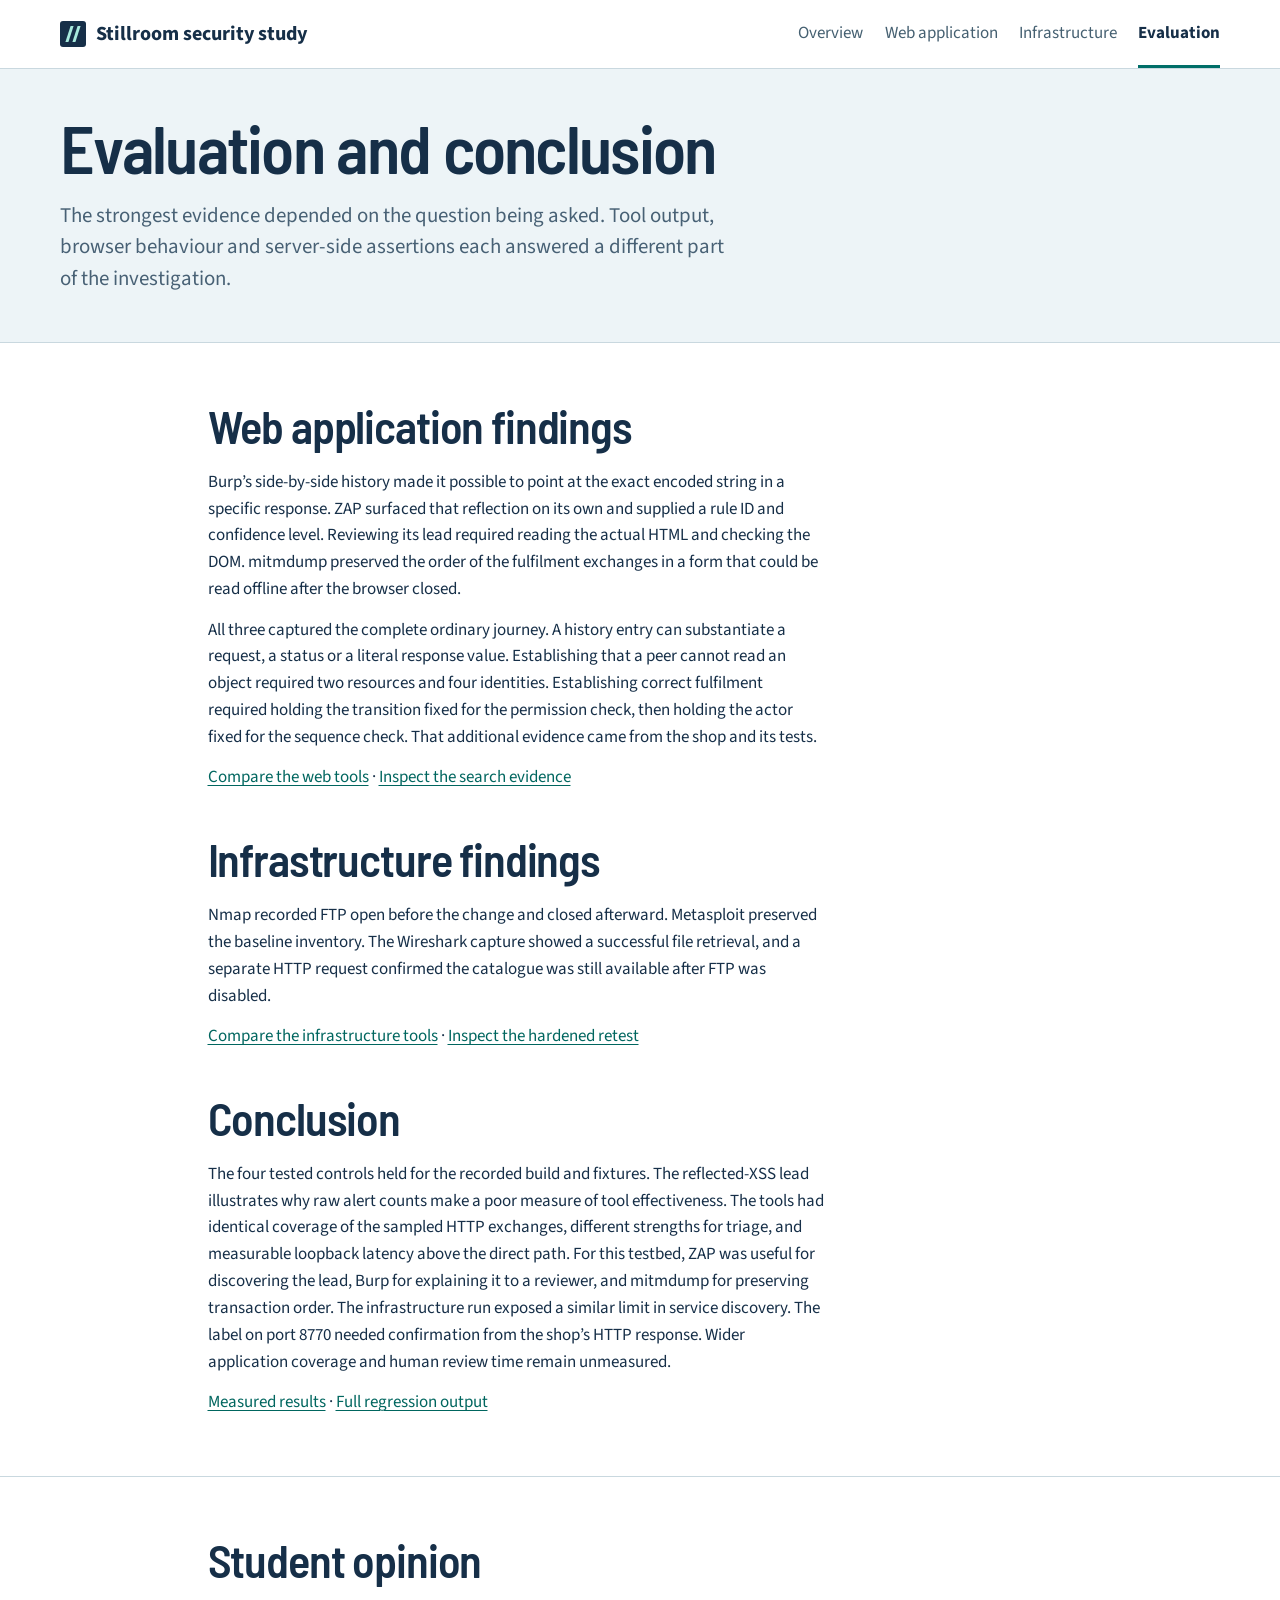
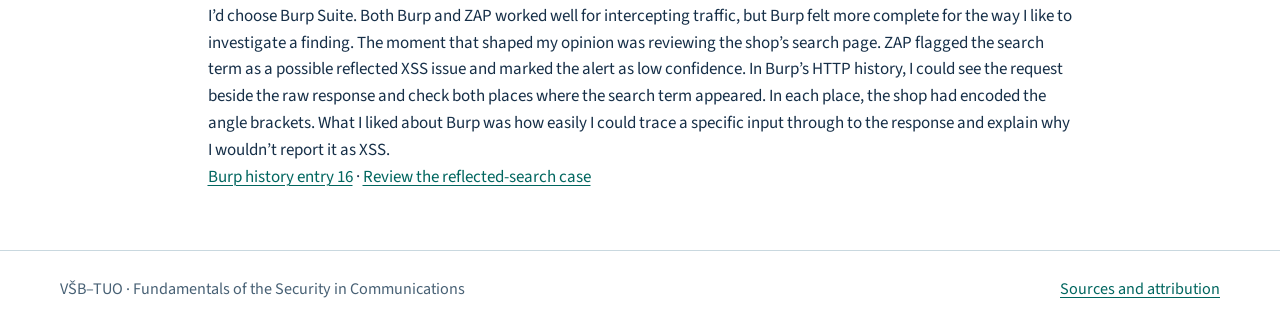
<file: evaluation.html>
<!doctype html>
<html lang="en"><head><meta charset="utf-8"><meta name="viewport" content="width=device-width, initial-scale=1">
<meta name="description" content="Recorded web application and infrastructure investigations of the Stillroom shop for Topic 11.">
<title>Evaluation and conclusion | Stillroom security study</title><link rel="stylesheet" href="report.css"><link rel="stylesheet" href="navigation.css">
<script src="reflection.js" defer></script><script src="report.js" defer></script></head><body>
<a class="skip" href="#main">Skip to content</a><header class="site-header"><div class="site-bar">
      <a class="site-brand" href="index.html"><span class="mark" aria-hidden="true"></span>Stillroom security study</a>
      <nav class="site-links" aria-label="Main"><a href="index.html">Overview</a><a href="web.html">Web application</a><a href="infrastructure/index.html">Infrastructure</a><a href="evaluation.html" aria-current="page">Evaluation</a></nav>
    </div></header>
<main id="main"><section class="pageintro"><div class="wrap"><h1>Evaluation and conclusion</h1><p class="intro">The strongest evidence depended on the question being asked. Tool output, browser behaviour and server-side assertions each answered a different part of the investigation.</p></div></section><section class="band"><div class="wrap"><div class="story"><h2>Web application findings</h2><p>Burp’s side-by-side history made it possible to point at the exact encoded string in a specific response. ZAP surfaced that reflection on its own and supplied a rule ID and confidence level. Reviewing its lead required reading the actual HTML and checking the DOM. mitmdump preserved the order of the fulfilment exchanges in a form that could be read offline after the browser closed.</p>
<p>All three captured the complete ordinary journey. A history entry can substantiate a request, a status or a literal response value. Establishing that a peer cannot read an object required two resources and four identities. Establishing correct fulfilment required holding the transition fixed for the permission check, then holding the actor fixed for the sequence check. That additional evidence came from the shop and its tests.</p>
<p><a href="comparison.html">Compare the web tools</a> · <a href="reflection.html">Inspect the search evidence</a></p>
<h2>Infrastructure findings</h2><p>Nmap recorded FTP open before the change and closed afterward. Metasploit preserved the baseline inventory. The Wireshark capture showed a successful file retrieval, and a separate HTTP request confirmed the catalogue was still available after FTP was disabled.</p>
<p><a href="infrastructure/index.html#comparison">Compare the infrastructure tools</a> · <a href="infrastructure/index.html#retest">Inspect the hardened retest</a></p>
<h2>Conclusion</h2><p>The four tested controls held for the recorded build and fixtures. The reflected-XSS lead illustrates why raw alert counts make a poor measure of tool effectiveness. The tools had identical coverage of the sampled HTTP exchanges, different strengths for triage, and measurable loopback latency above the direct path. For this testbed, ZAP was useful for discovering the lead, Burp for explaining it to a reviewer, and mitmdump for preserving transaction order. The infrastructure run exposed a similar limit in service discovery. The label on port 8770 needed confirmation from the shop’s HTTP response. Wider application coverage and human review time remain unmeasured.</p>
<p><a href="comparison.html">Measured results</a> · <a href="evidence/regression.tap">Full regression output</a></p></div></div></section><section class="band"><div class="wrap"><div class="story"><h2 id="student-opinion">Student opinion</h2>
<p id="reflection-empty" hidden>No reflection has been saved in this copy.</p>
<div id="reflection-text"><h3 data-ref="name" class="savedtext" hidden></h3><p data-ref="opinion" class="savedtext">I’d choose Burp Suite. Both Burp and ZAP worked well for intercepting traffic, but Burp felt more complete for the way I like to investigate a finding. The moment that shaped my opinion was reviewing the shop’s search page. ZAP flagged the search term as a possible reflected XSS issue and marked the alert as low confidence. In Burp’s HTTP history, I could see the request beside the raw response and check both places where the search term appeared. In each place, the shop had encoded the angle brackets. What I liked about Burp was how easily I could trace a specific input through to the response and explain why I wouldn’t report it as XSS.</p><h3 id="contribution-title" hidden>Personal contribution</h3><p data-ref="contribution" class="savedtext"></p></div>
<p><a href="evidence/burp-raw-response.png">Burp history entry 16</a> · <a href="reflection.html">Review the reflected-search case</a></p>
<details class="edit-reflection" hidden><summary>Edit personal reflection</summary><p>Save a draft in this browser, or export the file to include your reflection in the copy you present or submit.</p>
<form class="ref-form"><label for="student-name">Name</label><input id="student-name" name="name" maxlength="150">
<label for="student-opinion-field">Your opinion</label><textarea id="student-opinion-field" name="opinion" placeholder="Which tool would you choose for one of the cases, and what in the evidence led you there?"></textarea>
<label for="student-contribution">Your contribution</label><textarea id="student-contribution" name="contribution" placeholder="Describe the work you personally repeated, reviewed or contributed."></textarea>
<div class="actions"><button class="btn" type="submit">Save browser draft</button><button class="btn" type="button" data-export>Export reflection file</button></div><p class="status" role="status"></p></form></details></div></div></section></main><footer><div class="wrap"><span>VŠB–TUO · Fundamentals of the Security in Communications</span><a href="method.html#references">Sources and attribution</a></div></footer></body></html>
</file>
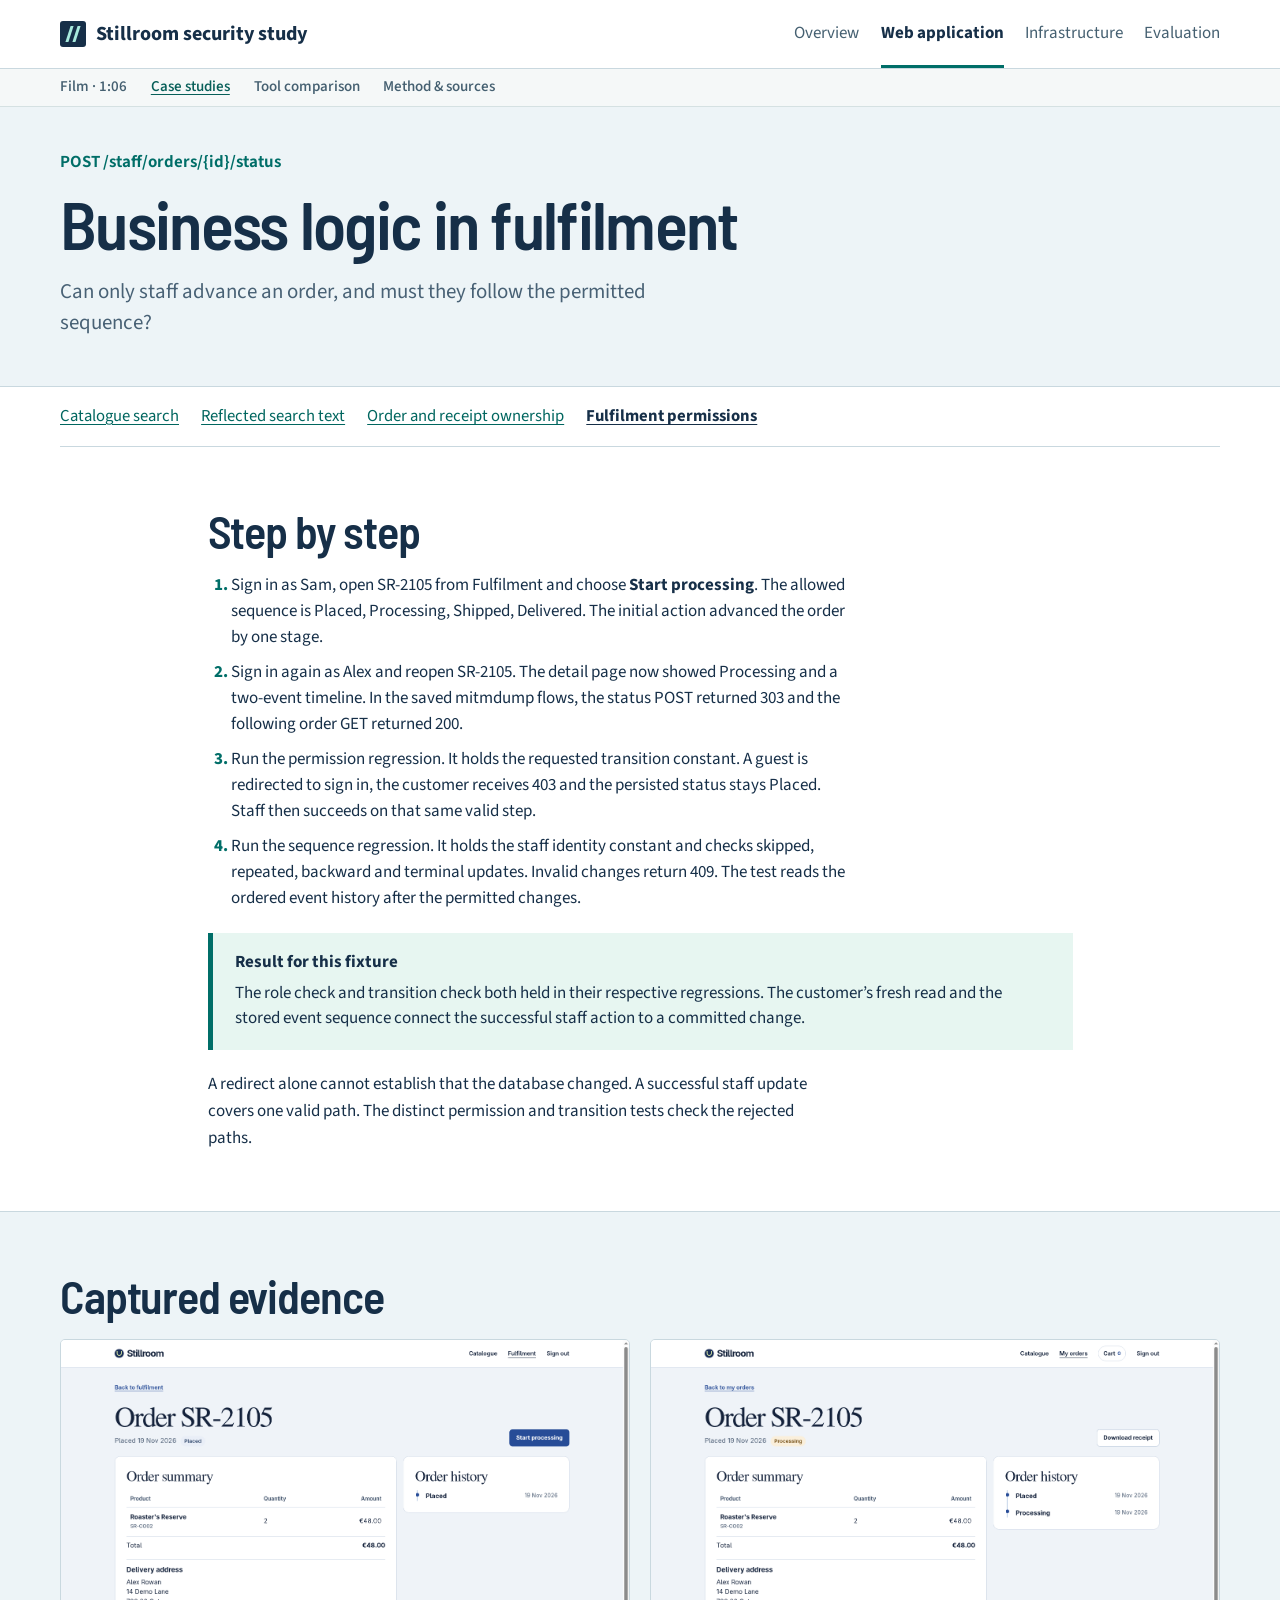
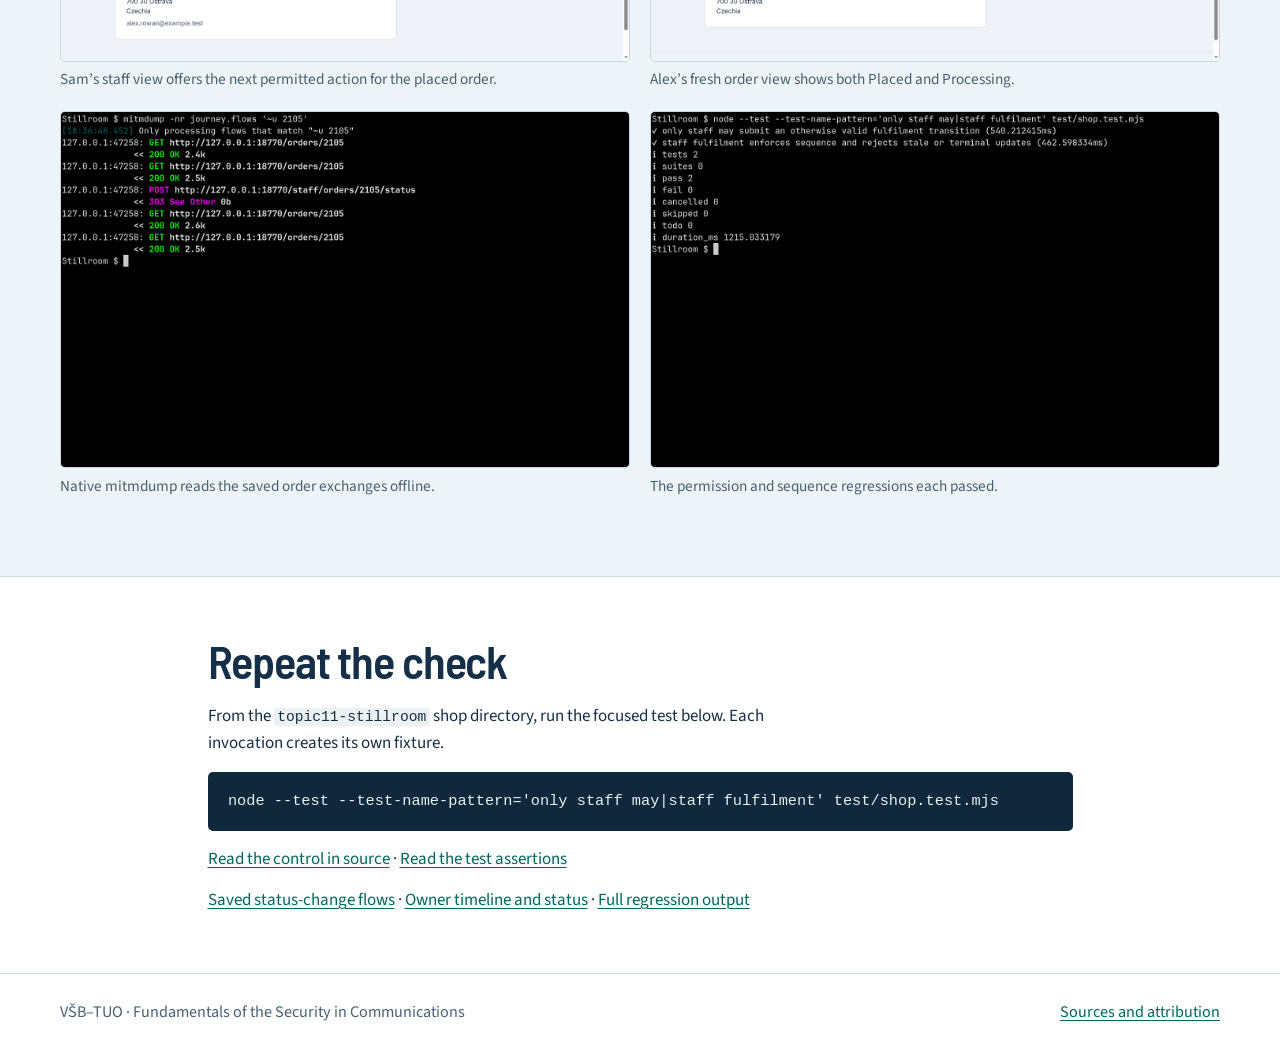
<file: fulfilment.html>
<!doctype html>
<html lang="en"><head><meta charset="utf-8"><meta name="viewport" content="width=device-width, initial-scale=1">
<meta name="description" content="Recorded web application and infrastructure investigations of the Stillroom shop for Topic 11.">
<title>Business logic in fulfilment | Stillroom security study</title><link rel="stylesheet" href="report.css"><link rel="stylesheet" href="navigation.css">
<script src="reflection.js" defer></script><script src="report.js" defer></script></head><body>
<a class="skip" href="#main">Skip to content</a><header class="site-header"><div class="site-bar">
      <a class="site-brand" href="index.html"><span class="mark" aria-hidden="true"></span>Stillroom security study</a>
      <nav class="site-links" aria-label="Main"><a href="index.html">Overview</a><a href="web.html" aria-current="location">Web application</a><a href="infrastructure/index.html">Infrastructure</a><a href="evaluation.html">Evaluation</a></nav>
    </div></header><nav class="study-links" aria-label="Web application sections"><div><a href="web.html#film">Film · 1:06</a><a href="cases.html" aria-current="location">Case studies</a><a href="comparison.html">Tool comparison</a><a href="method.html">Method &amp; sources</a></div></nav>
<main id="main"><section class="pageintro"><div class="wrap"><p class="kicker">POST /staff/orders/{id}/status</p><h1>Business logic in fulfilment</h1><p class="intro">Can only staff advance an order, and must they follow the permitted sequence?</p></div></section><nav class="subnav wrap" aria-label="Case studies"><a href="catalogue.html">Catalogue search</a><a href="reflection.html">Reflected search text</a><a href="ownership.html">Order and receipt ownership</a><a href="fulfilment.html" aria-current="page">Fulfilment permissions</a></nav><section class="band"><div class="wrap"><div class="story"><h2>Step by step</h2><ol class="steps"><li>Sign in as Sam, open SR-2105 from Fulfilment and choose <strong>Start processing</strong>. The allowed sequence is Placed, Processing, Shipped, Delivered. The initial action advanced the order by one stage.</li><li>Sign in again as Alex and reopen SR-2105. The detail page now showed Processing and a two-event timeline. In the saved mitmdump flows, the status POST returned 303 and the following order GET returned 200.</li><li>Run the permission regression. It holds the requested transition constant. A guest is redirected to sign in, the customer receives 403 and the persisted status stays Placed. Staff then succeeds on that same valid step.</li><li>Run the sequence regression. It holds the staff identity constant and checks skipped, repeated, backward and terminal updates. Invalid changes return 409. The test reads the ordered event history after the permitted changes.</li></ol><div class="finding"><strong>Result for this fixture</strong>The role check and transition check both held in their respective regressions. The customer’s fresh read and the stored event sequence connect the successful staff action to a committed change.</div><p>A redirect alone cannot establish that the database changed. A successful staff update covers one valid path. The distinct permission and transition tests check the rejected paths.</p></div></div></section><section class="band tint"><div class="wrap"><h2>Captured evidence</h2><div class="evidence-pair"><figure class="shot"><a href="evidence/staff-before.png" aria-label="Open full-size screenshot. Sam’s staff view offers the next permitted action for the placed order."><img loading="lazy" src="evidence/staff-before.png" alt="Sam’s staff view offers the next permitted action for the placed order."></a><figcaption>Sam’s staff view offers the next permitted action for the placed order.</figcaption></figure><figure class="shot"><a href="evidence/owner-after.png" aria-label="Open full-size screenshot. Alex’s fresh order view shows both Placed and Processing."><img loading="lazy" src="evidence/owner-after.png" alt="Alex’s fresh order view shows both Placed and Processing."></a><figcaption>Alex’s fresh order view shows both Placed and Processing.</figcaption></figure><figure class="shot"><a href="evidence/mitm-flow-review.png" aria-label="Open full-size screenshot. Native mitmdump reads the saved order exchanges offline."><img loading="lazy" src="evidence/mitm-flow-review.png" alt="Native mitmdump reads the saved order exchanges offline."></a><figcaption>Native mitmdump reads the saved order exchanges offline.</figcaption></figure><figure class="shot"><a href="evidence/fulfilment-tests.png" aria-label="Open full-size screenshot. The permission and sequence regressions each passed."><img loading="lazy" src="evidence/fulfilment-tests.png" alt="The permission and sequence regressions each passed."></a><figcaption>The permission and sequence regressions each passed.</figcaption></figure></div></div></section><section class="band"><div class="wrap"><div class="story"><h2>Repeat the check</h2><p>From the <code>topic11-stillroom</code> shop directory, run the focused test below. Each invocation creates its own fixture.</p>
<pre><code>node --test --test-name-pattern='only staff may|staff fulfilment' test/shop.test.mjs</code></pre>
<p><a href="source.html#fulfilment">Read the control in source</a> · <a href="source.html#fulfilment-test">Read the test assertions</a></p><p><a href="evidence/mitm-flows.json">Saved status-change flows</a> · <a href="evidence/mitm-journey.json">Owner timeline and status</a> · <a href="evidence/regression.tap">Full regression output</a></p></div></div></section></main><footer><div class="wrap"><span>VŠB–TUO · Fundamentals of the Security in Communications</span><a href="method.html#references">Sources and attribution</a></div></footer></body></html>
</file>
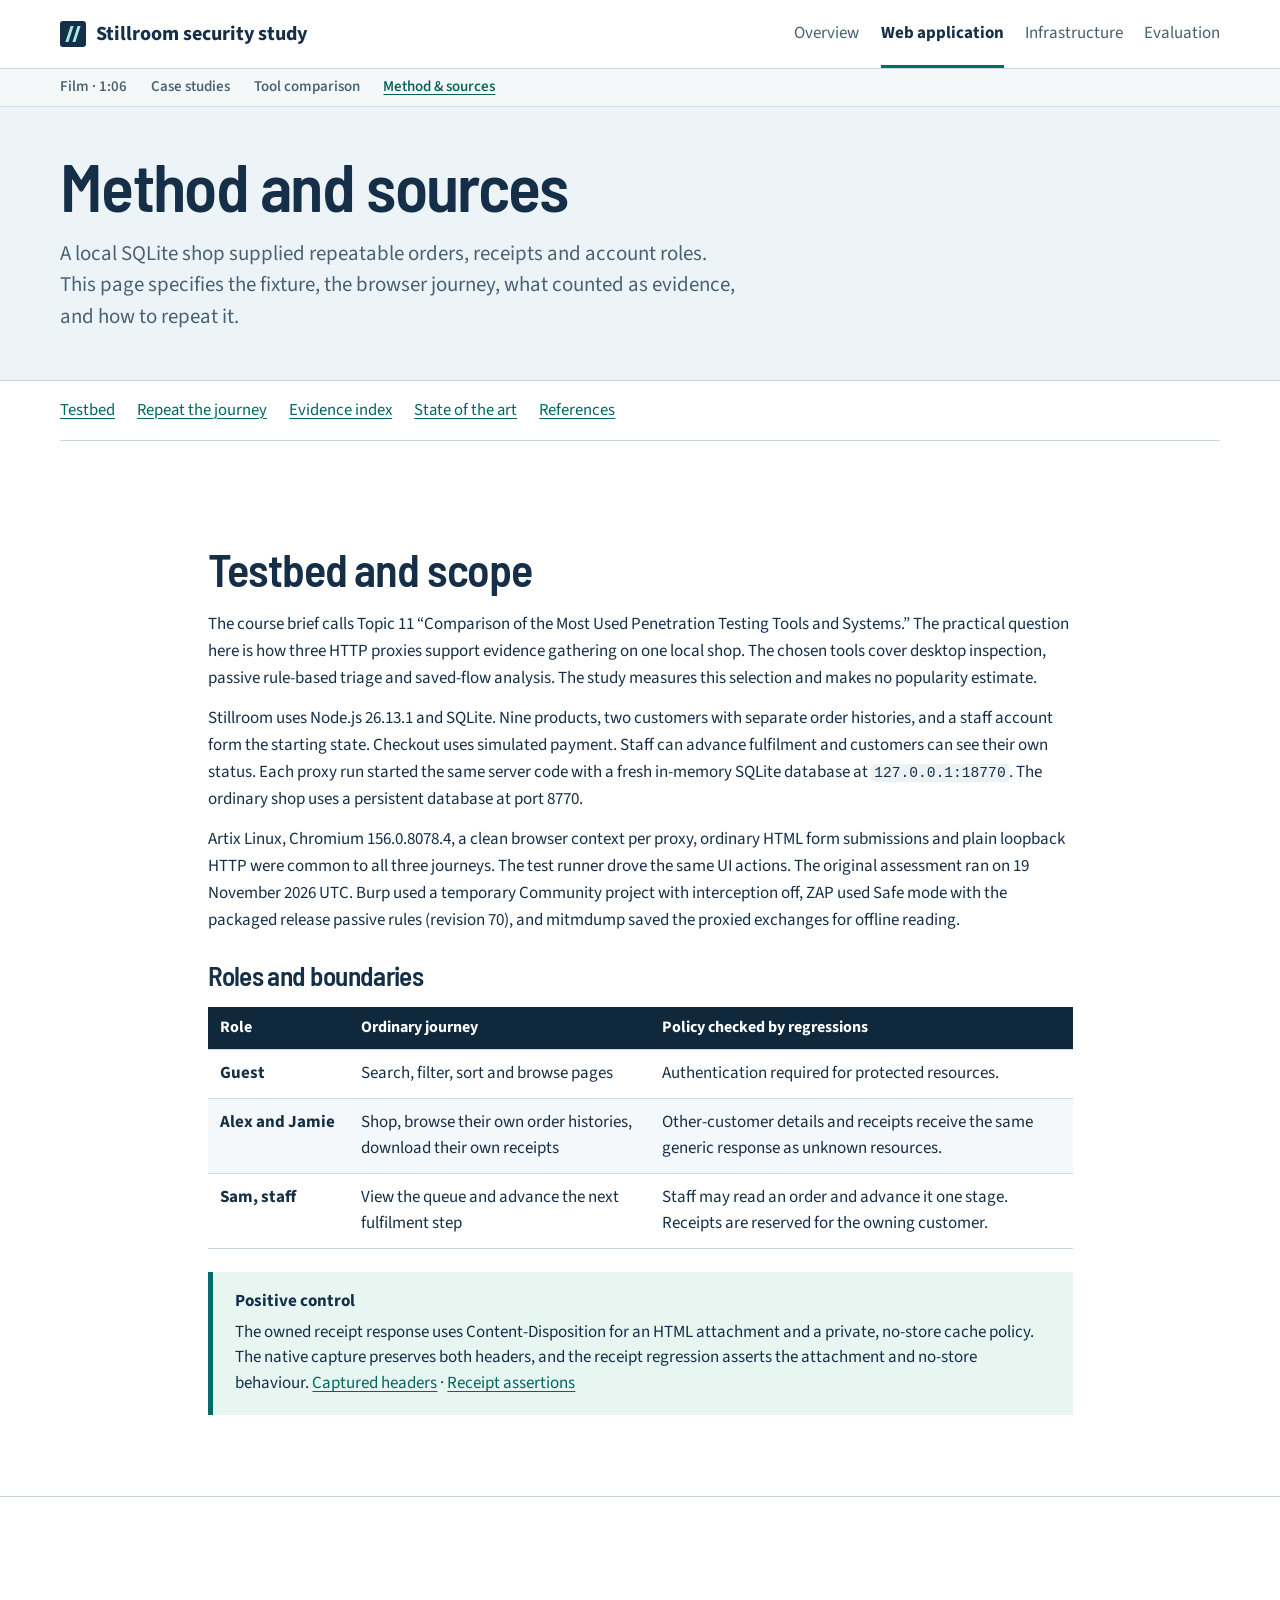
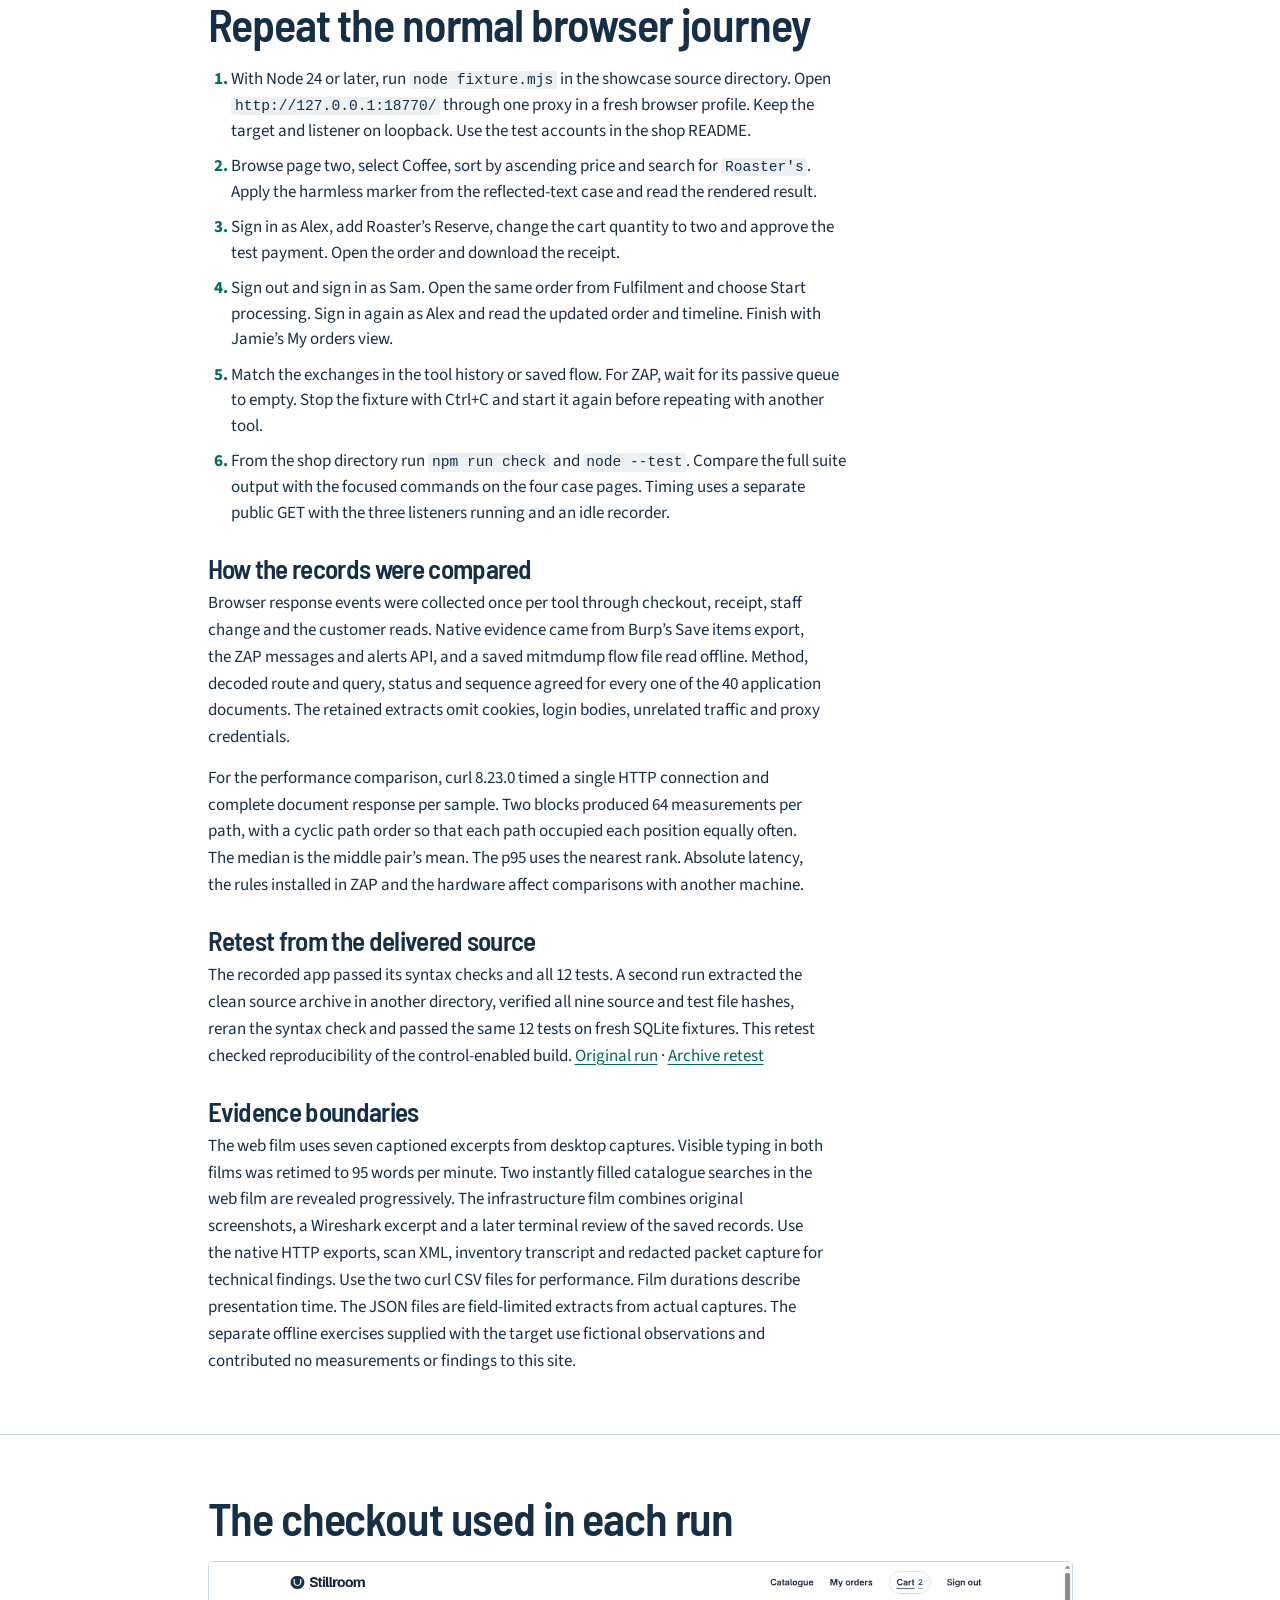
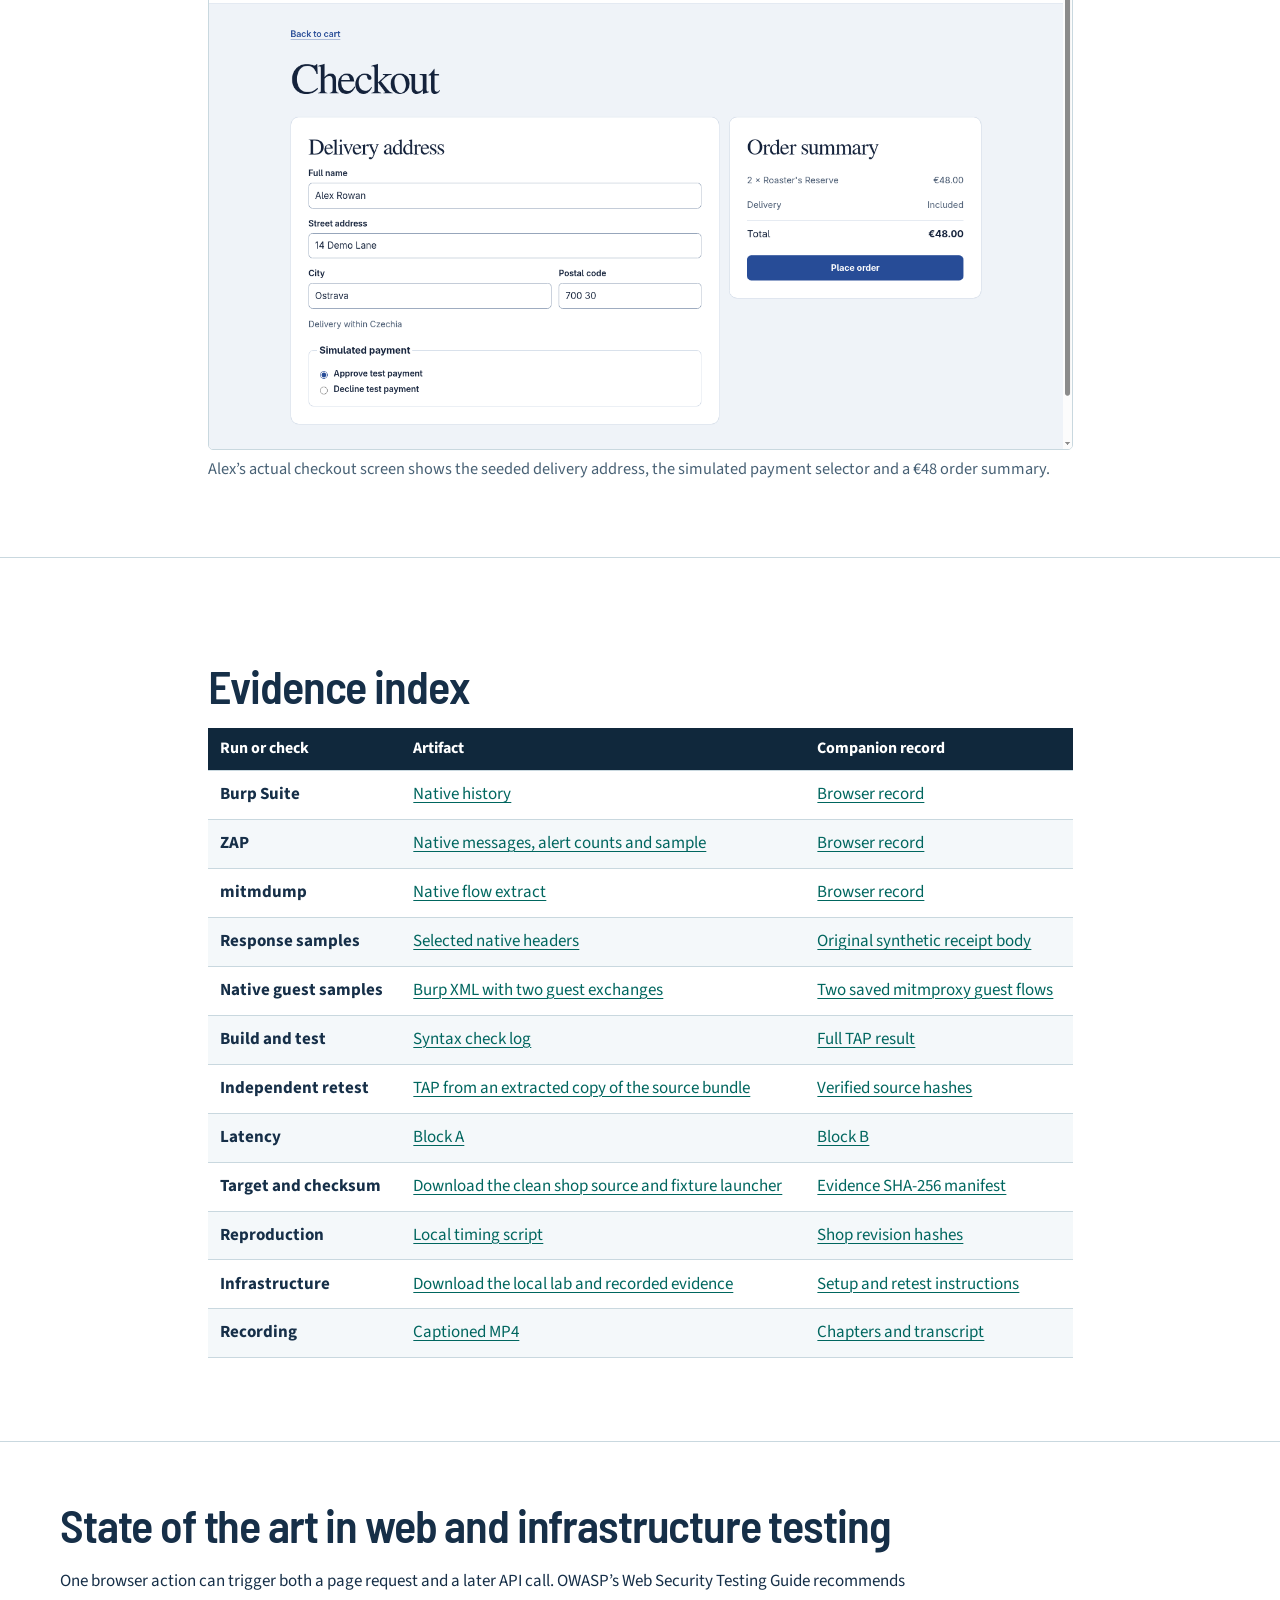
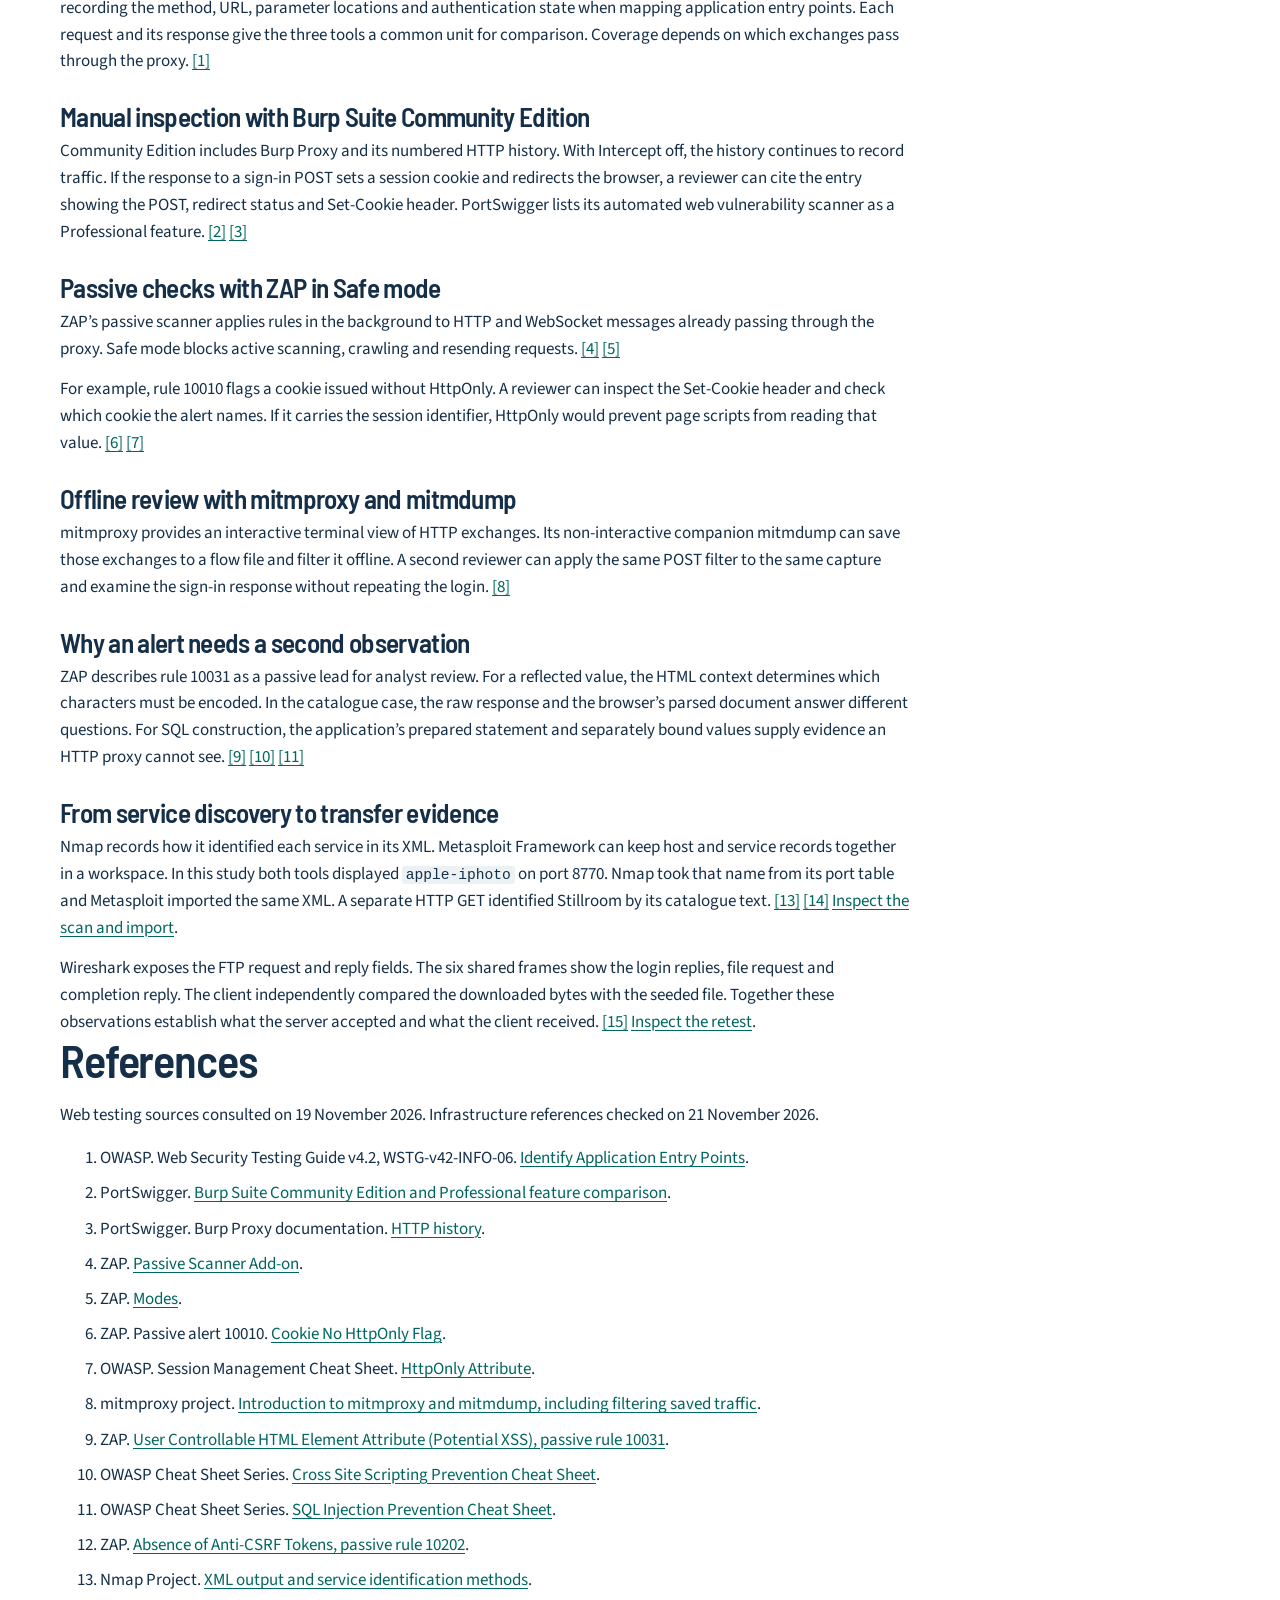
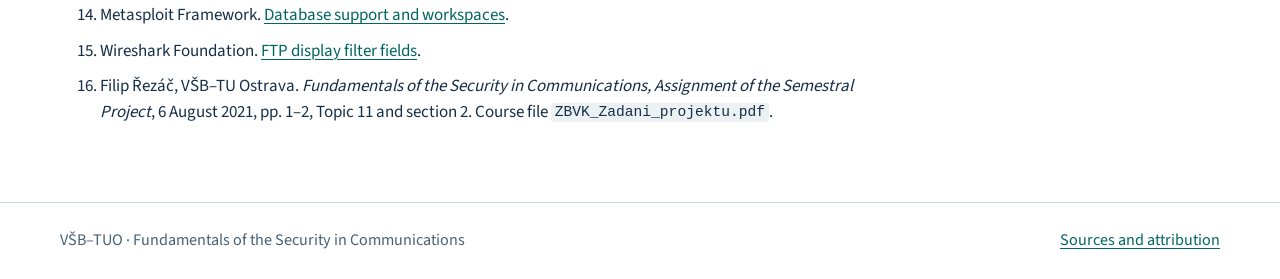
<file: method.html>
<!doctype html>
<html lang="en"><head><meta charset="utf-8"><meta name="viewport" content="width=device-width, initial-scale=1">
<meta name="description" content="Recorded web application and infrastructure investigations of the Stillroom shop for Topic 11.">
<title>Method and sources | Stillroom security study</title><link rel="stylesheet" href="report.css"><link rel="stylesheet" href="navigation.css">
<script src="reflection.js" defer></script><script src="report.js" defer></script></head><body>
<a class="skip" href="#main">Skip to content</a><header class="site-header"><div class="site-bar">
      <a class="site-brand" href="index.html"><span class="mark" aria-hidden="true"></span>Stillroom security study</a>
      <nav class="site-links" aria-label="Main"><a href="index.html">Overview</a><a href="web.html" aria-current="location">Web application</a><a href="infrastructure/index.html">Infrastructure</a><a href="evaluation.html">Evaluation</a></nav>
    </div></header><nav class="study-links" aria-label="Web application sections"><div><a href="web.html#film">Film · 1:06</a><a href="cases.html">Case studies</a><a href="comparison.html">Tool comparison</a><a href="method.html" aria-current="page">Method &amp; sources</a></div></nav>
<main id="main"><section class="pageintro"><div class="wrap"><h1>Method and sources</h1><p class="intro">A local SQLite shop supplied repeatable orders, receipts and account roles. This page specifies the fixture, the browser journey, what counted as evidence, and how to repeat it.</p></div></section><nav class="subnav wrap" aria-label="Method sections"><a href="#testbed">Testbed</a><a href="#repeat">Repeat the journey</a><a href="#artifacts">Evidence index</a><a href="#background">State of the art</a><a href="#references">References</a></nav><section class="band"><div class="wrap"><div class="story"><div id="testbed"><h2>Testbed and scope</h2><p>The course brief calls Topic 11 “Comparison of the Most Used Penetration Testing Tools and Systems.” The practical question here is how three HTTP proxies support evidence gathering on one local shop. The chosen tools cover desktop inspection, passive rule-based triage and saved-flow analysis. The study measures this selection and makes no popularity estimate.</p>
<p>Stillroom uses Node.js 26.13.1 and SQLite. Nine products, two customers with separate order histories, and a staff account form the starting state. Checkout uses simulated payment. Staff can advance fulfilment and customers can see their own status. Each proxy run started the same server code with a fresh in-memory SQLite database at <code>127.0.0.1:18770</code>. The ordinary shop uses a persistent database at port 8770.</p>
<p>Artix Linux, Chromium 156.0.8078.4, a clean browser context per proxy, ordinary HTML form submissions and plain loopback HTTP were common to all three journeys. The test runner drove the same UI actions. The original assessment ran on 19 November 2026 UTC. Burp used a temporary Community project with interception off, ZAP used Safe mode with the packaged release passive rules (revision 70), and mitmdump saved the proxied exchanges for offline reading.</p></div>
<h3>Roles and boundaries</h3><div class="tablebox"><table><thead><tr><th scope="col">Role</th><th scope="col">Ordinary journey</th><th scope="col">Policy checked by regressions</th></tr></thead><tbody><tr><th scope="row">Guest</th><td>Search, filter, sort and browse pages</td><td>Authentication required for protected resources.</td></tr><tr><th scope="row">Alex and Jamie</th><td>Shop, browse their own order histories, download their own receipts</td><td>Other-customer details and receipts receive the same generic response as unknown resources.</td></tr><tr><th scope="row">Sam, staff</th><td>View the queue and advance the next fulfilment step</td><td>Staff may read an order and advance it one stage. Receipts are reserved for the owning customer.</td></tr></tbody></table></div><div class="finding"><strong>Positive control</strong>The owned receipt response uses Content-Disposition for an HTML attachment and a private, no-store cache policy. The native capture preserves both headers, and the receipt regression asserts the attachment and no-store behaviour. <a href="evidence/response-samples.json">Captured headers</a> · <a href="source.html#ownership-test">Receipt assertions</a></div></div></div></section><section class="band"><div class="wrap"><div class="story"><div id="repeat"><h2>Repeat the normal browser journey</h2><ol class="steps">
<li>With Node 24 or later, run <code>node fixture.mjs</code> in the showcase source directory. Open <code>http://127.0.0.1:18770/</code> through one proxy in a fresh browser profile. Keep the target and listener on loopback. Use the test accounts in the shop README.</li>
<li>Browse page two, select Coffee, sort by ascending price and search for <code>Roaster's</code>. Apply the harmless marker from the reflected-text case and read the rendered result.</li>
<li>Sign in as Alex, add Roaster’s Reserve, change the cart quantity to two and approve the test payment. Open the order and download the receipt.</li>
<li>Sign out and sign in as Sam. Open the same order from Fulfilment and choose Start processing. Sign in again as Alex and read the updated order and timeline. Finish with Jamie’s My orders view.</li>
<li>Match the exchanges in the tool history or saved flow. For ZAP, wait for its passive queue to empty. Stop the fixture with Ctrl+C and start it again before repeating with another tool.</li>
<li>From the shop directory run <code>npm run check</code> and <code>node --test</code>. Compare the full suite output with the focused commands on the four case pages. Timing uses a separate public GET with the three listeners running and an idle recorder.</li></ol></div>
<h3>How the records were compared</h3><p>Browser response events were collected once per tool through checkout, receipt, staff change and the customer reads. Native evidence came from Burp’s Save items export, the ZAP messages and alerts API, and a saved mitmdump flow file read offline. Method, decoded route and query, status and sequence agreed for every one of the 40 application documents. The retained extracts omit cookies, login bodies, unrelated traffic and proxy credentials.</p>
<p>For the performance comparison, curl 8.23.0 timed a single HTTP connection and complete document response per sample. Two blocks produced 64 measurements per path, with a cyclic path order so that each path occupied each position equally often. The median is the middle pair’s mean. The p95 uses the nearest rank. Absolute latency, the rules installed in ZAP and the hardware affect comparisons with another machine.</p>
<h3>Retest from the delivered source</h3><p>The recorded app passed its syntax checks and all 12 tests. A second run extracted the clean source archive in another directory, verified all nine source and test file hashes, reran the syntax check and passed the same 12 tests on fresh SQLite fixtures. This retest checked reproducibility of the control-enabled build. <a href="evidence/regression.tap">Original run</a> · <a href="evidence/archive-retest.tap">Archive retest</a></p>
<h3>Evidence boundaries</h3><p>The web film uses seven captioned excerpts from desktop captures. Visible typing in both films was retimed to 95 words per minute. Two instantly filled catalogue searches in the web film are revealed progressively. The infrastructure film combines original screenshots, a Wireshark excerpt and a later terminal review of the saved records. Use the native HTTP exports, scan XML, inventory transcript and redacted packet capture for technical findings. Use the two curl CSV files for performance. Film durations describe presentation time. The JSON files are field-limited extracts from actual captures. The separate offline exercises supplied with the target use fictional observations and contributed no measurements or findings to this site.</p></div></div></section><section class="band"><div class="wrap"><div class="story"><h2>The checkout used in each run</h2><figure class="shot"><a href="evidence/checkout.png" aria-label="Open full-size screenshot. Alex’s actual checkout screen shows the seeded delivery address, the simulated payment selector and a €48 order summary."><img loading="lazy" src="evidence/checkout.png" alt="Alex’s actual checkout screen shows the seeded delivery address, the simulated payment selector and a €48 order summary."></a><figcaption>Alex’s actual checkout screen shows the seeded delivery address, the simulated payment selector and a €48 order summary.</figcaption></figure></div></div></section><section class="band"><div class="wrap"><div class="story"><div id="artifacts"><h2>Evidence index</h2><div class="tablebox"><table><thead><tr><th scope="col">Run or check</th><th scope="col">Artifact</th><th scope="col">Companion record</th></tr></thead><tbody><tr><th scope="row">Burp Suite</th><td><a href="evidence/burp-history.json">Native history</a></td><td><a href="evidence/burp-journey.json">Browser record</a></td></tr><tr><th scope="row">ZAP</th><td><a href="evidence/zap-passive.json">Native messages, alert counts and sample</a></td><td><a href="evidence/zap-journey.json">Browser record</a></td></tr><tr><th scope="row">mitmdump</th><td><a href="evidence/mitm-flows.json">Native flow extract</a></td><td><a href="evidence/mitm-journey.json">Browser record</a></td></tr><tr><th scope="row">Response samples</th><td><a href="evidence/response-samples.json">Selected native headers</a></td><td><a href="evidence/receipt-6105.html">Original synthetic receipt body</a></td></tr><tr><th scope="row">Native guest samples</th><td><a href="evidence/guest-search.burp.xml">Burp XML with two guest exchanges</a></td><td><a href="evidence/guest-search.mitm">Two saved mitmproxy guest flows</a></td></tr><tr><th scope="row">Build and test</th><td><a href="evidence/syntax-check.txt">Syntax check log</a></td><td><a href="evidence/regression.tap">Full TAP result</a></td></tr><tr><th scope="row">Independent retest</th><td><a href="evidence/archive-retest.tap">TAP from an extracted copy of the source bundle</a></td><td><a href="evidence/shop-source-sha256.txt">Verified source hashes</a></td></tr><tr><th scope="row">Latency</th><td><a href="evidence/latency-a.csv">Block A</a></td><td><a href="evidence/latency-b.csv">Block B</a></td></tr><tr><th scope="row">Target and checksum</th><td><a href="evidence/stillroom-source.zip">Download the clean shop source and fixture launcher</a></td><td><a href="evidence/SHA256SUMS.txt">Evidence SHA-256 manifest</a></td></tr><tr><th scope="row">Reproduction</th><td><a href="evidence/repeat-timings.py">Local timing script</a></td><td><a href="evidence/shop-source-sha256.txt">Shop revision hashes</a></td></tr><tr><th scope="row">Infrastructure</th><td><a href="infrastructure/Stillroom-Topic-11-infrastructure.zip">Download the local lab and recorded evidence</a></td><td><a href="infrastructure/run-guide.txt">Setup and retest instructions</a></td></tr><tr><th scope="row">Recording</th><td><a href="evidence/walkthrough.mp4">Captioned MP4</a></td><td><a href="evidence/chapters.json">Chapters and transcript</a></td></tr></tbody></table></div></div></div></div></section><section class="band"><div class="wrap"><div class="method-section"><section id="background">
  <h2>State of the art in web and infrastructure testing</h2>
  <p>
    One browser action can trigger both a page request and a later API call.
    OWASP’s Web Security Testing Guide recommends recording the method, URL,
    parameter locations and authentication state when mapping application entry
    points. Each request and its response give the three tools a common unit for
    comparison. Coverage depends on which exchanges pass through the proxy.
    <a href="#background-ref-wstg" aria-label="Reference 1, OWASP Web Security Testing Guide">[1]</a>
  </p>

  <h3>Manual inspection with Burp Suite Community Edition</h3>
  <p>
    Community Edition includes Burp Proxy and its numbered HTTP history. With
    Intercept off, the history continues to record traffic. If the response to a
    sign-in POST sets a session cookie and redirects the browser, a reviewer can
    cite the entry showing the POST, redirect status and Set-Cookie header. PortSwigger lists
    its automated web vulnerability scanner as a Professional feature.
    <a href="#background-ref-community" aria-label="Reference 2, Burp Suite Community Edition">[2]</a>
    <a href="#background-ref-history" aria-label="Reference 3, Burp Proxy HTTP history">[3]</a>
  </p>

  <h3>Passive checks with ZAP in Safe mode</h3>
  <p>
    ZAP’s passive scanner applies rules in the background to HTTP and WebSocket
    messages already passing through the proxy. Safe mode blocks active scanning,
    crawling and resending requests.
    <a href="#background-ref-passive" aria-label="Reference 4, ZAP Passive Scanner Add-on">[4]</a>
    <a href="#background-ref-modes" aria-label="Reference 5, ZAP modes">[5]</a>
  </p>
  <p>
    For example, rule 10010 flags a cookie issued without HttpOnly. A reviewer
    can inspect the Set-Cookie header and check which cookie the alert names.
    If it carries the session identifier, HttpOnly would prevent page scripts
    from reading that value.
    <a href="#background-ref-cookie-rule" aria-label="Reference 6, ZAP alert 10010">[6]</a>
    <a href="#background-ref-session" aria-label="Reference 7, OWASP session management guidance">[7]</a>
  </p>

  <h3>Offline review with mitmproxy and mitmdump</h3>
  <p>
    mitmproxy provides an interactive terminal view of HTTP exchanges. Its
    non-interactive companion mitmdump can save those exchanges to a flow file and
    filter it offline. A second reviewer can apply the same POST filter to the
    same capture and examine the sign-in response without repeating the login.
    <a href="#background-ref-mitmproxy" aria-label="Reference 8, mitmproxy and mitmdump documentation">[8]</a>
  </p>

  <h3>Why an alert needs a second observation</h3>
  <p>ZAP describes rule 10031 as a passive lead for analyst review. For a reflected value, the HTML context determines which characters must be encoded. In the catalogue case, the raw response and the browser’s parsed document answer different questions. For SQL construction, the application’s prepared statement and separately bound values supply evidence an HTTP proxy cannot see. <a href="#ref-10031">[9]</a> <a href="#ref-encoding">[10]</a> <a href="#ref-sql">[11]</a></p>
  <h3>From service discovery to transfer evidence</h3>
  <p>Nmap records how it identified each service in its XML. Metasploit Framework can keep host and service records together in a workspace. In this study both tools displayed <code>apple-iphoto</code> on port 8770. Nmap took that name from its port table and Metasploit imported the same XML. A separate HTTP GET identified Stillroom by its catalogue text. <a href="#ref-nmap">[13]</a> <a href="#ref-msf">[14]</a> <a href="infrastructure/index.html#evidence">Inspect the scan and import</a>.</p>
  <p>Wireshark exposes the FTP request and reply fields. The six shared frames show the login replies, file request and completion reply. The client independently compared the downloaded bytes with the seeded file. Together these observations establish what the server accepted and what the client received. <a href="#ref-wireshark">[15]</a> <a href="infrastructure/index.html#retest">Inspect the retest</a>.</p>
</section>

<section id="references">
  <h2>References</h2>
  <p>Web testing sources consulted on 19 November 2026. Infrastructure references checked on 21 November 2026.</p>
  <ol>
    <li id="background-ref-wstg">OWASP. Web Security Testing Guide v4.2, WSTG-v42-INFO-06. <a href="https://wstg.owasp.org/v4.2/4-Web_Application_Security_Testing/01-Information_Gathering/06-Identify_Application_Entry_Points/">Identify Application Entry Points</a>.</li>
    <li id="background-ref-community">PortSwigger. <a href="https://portswigger.net/burp/communitydownload">Burp Suite Community Edition and Professional feature comparison</a>.</li>
    <li id="background-ref-history">PortSwigger. Burp Proxy documentation. <a href="https://portswigger.net/burp/documentation/desktop/tools/proxy/http-history">HTTP history</a>.</li>
    <li id="background-ref-passive">ZAP. <a href="https://www.zaproxy.org/docs/desktop/addons/passive-scanner/">Passive Scanner Add-on</a>.</li>
    <li id="background-ref-modes">ZAP. <a href="https://www.zaproxy.org/docs/desktop/start/features/modes/">Modes</a>.</li>
    <li id="background-ref-cookie-rule">ZAP. Passive alert 10010. <a href="https://www.zaproxy.org/docs/alerts/10010/">Cookie No HttpOnly Flag</a>.</li>
    <li id="background-ref-session">OWASP. Session Management Cheat Sheet. <a href="https://cheatsheetseries.owasp.org/cheatsheets/Session_Management_Cheat_Sheet.html#httponly-attribute">HttpOnly Attribute</a>.</li>
    <li id="background-ref-mitmproxy">mitmproxy project. <a href="https://docs.mitmproxy.org/stable/">Introduction to mitmproxy and mitmdump, including filtering saved traffic</a>.</li>
    <li id="ref-10031">ZAP. <a href="https://www.zaproxy.org/docs/alerts/10031/">User Controllable HTML Element Attribute (Potential XSS), passive rule 10031</a>.</li>
    <li id="ref-encoding">OWASP Cheat Sheet Series. <a href="https://cheatsheetseries.owasp.org/cheatsheets/Cross_Site_Scripting_Prevention_Cheat_Sheet.html">Cross Site Scripting Prevention Cheat Sheet</a>.</li>
    <li id="ref-sql">OWASP Cheat Sheet Series. <a href="https://cheatsheetseries.owasp.org/cheatsheets/SQL_Injection_Prevention_Cheat_Sheet.html">SQL Injection Prevention Cheat Sheet</a>.</li>
    <li>ZAP. <a href="https://www.zaproxy.org/docs/alerts/10202/">Absence of Anti-CSRF Tokens, passive rule 10202</a>.</li>
    <li id="ref-nmap">Nmap Project. <a href="https://nmap.org/book/output-formats-xml-output.html">XML output and service identification methods</a>.</li>
    <li id="ref-msf">Metasploit Framework. <a href="https://docs.metasploit.com/docs/using-metasploit/intermediate/metasploit-database-support.html">Database support and workspaces</a>.</li>
    <li id="ref-wireshark">Wireshark Foundation. <a href="https://www.wireshark.org/docs/dfref/f/ftp.html">FTP display filter fields</a>.</li>
    <li>Filip Řezáč, VŠB–TU Ostrava. <cite>Fundamentals of the Security in Communications, Assignment of the Semestral Project</cite>, 6 August 2021, pp. 1–2, Topic 11 and section 2. Course file <code>ZBVK_Zadani_projektu.pdf</code>.</li>
  </ol>
</section>
</div></div></section></main><footer><div class="wrap"><span>VŠB–TUO · Fundamentals of the Security in Communications</span><a href="method.html#references">Sources and attribution</a></div></footer></body></html>
</file>
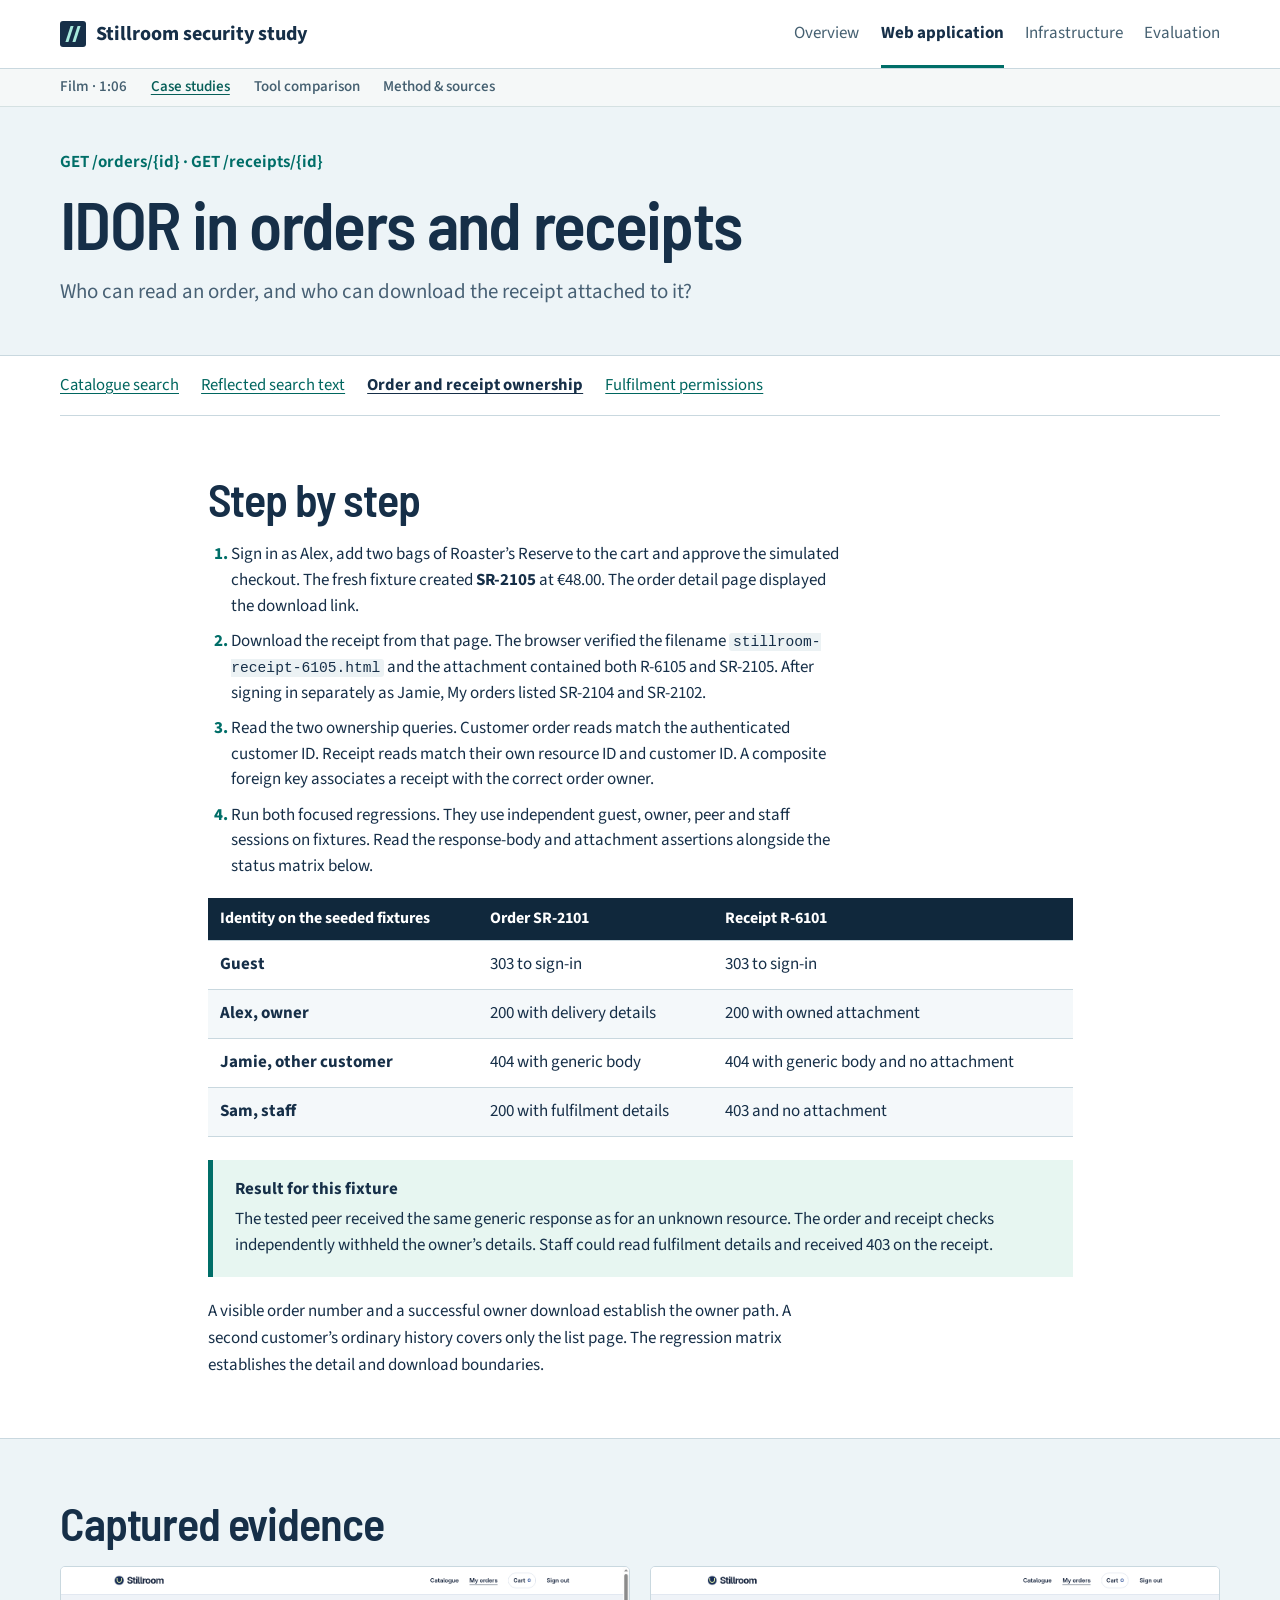
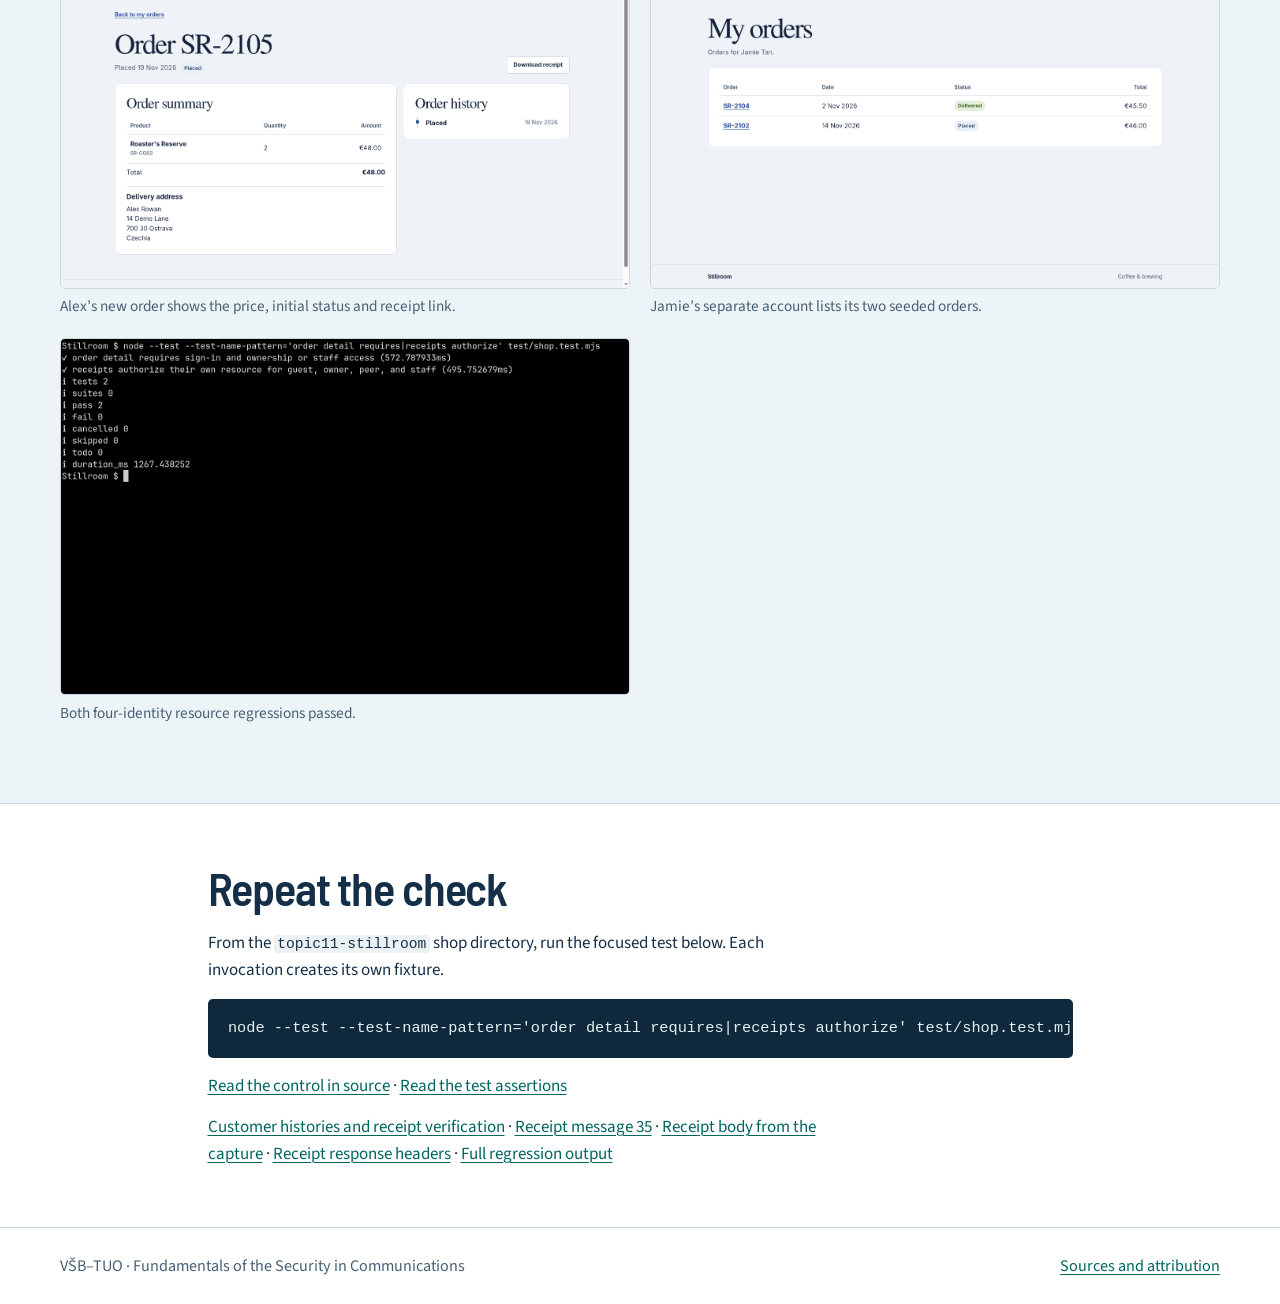
<file: ownership.html>
<!doctype html>
<html lang="en"><head><meta charset="utf-8"><meta name="viewport" content="width=device-width, initial-scale=1">
<meta name="description" content="Recorded web application and infrastructure investigations of the Stillroom shop for Topic 11.">
<title>IDOR in orders and receipts | Stillroom security study</title><link rel="stylesheet" href="report.css"><link rel="stylesheet" href="navigation.css">
<script src="reflection.js" defer></script><script src="report.js" defer></script></head><body>
<a class="skip" href="#main">Skip to content</a><header class="site-header"><div class="site-bar">
      <a class="site-brand" href="index.html"><span class="mark" aria-hidden="true"></span>Stillroom security study</a>
      <nav class="site-links" aria-label="Main"><a href="index.html">Overview</a><a href="web.html" aria-current="location">Web application</a><a href="infrastructure/index.html">Infrastructure</a><a href="evaluation.html">Evaluation</a></nav>
    </div></header><nav class="study-links" aria-label="Web application sections"><div><a href="web.html#film">Film · 1:06</a><a href="cases.html" aria-current="location">Case studies</a><a href="comparison.html">Tool comparison</a><a href="method.html">Method &amp; sources</a></div></nav>
<main id="main"><section class="pageintro"><div class="wrap"><p class="kicker">GET /orders/{id}  ·  GET /receipts/{id}</p><h1>IDOR in orders and receipts</h1><p class="intro">Who can read an order, and who can download the receipt attached to it?</p></div></section><nav class="subnav wrap" aria-label="Case studies"><a href="catalogue.html">Catalogue search</a><a href="reflection.html">Reflected search text</a><a href="ownership.html" aria-current="page">Order and receipt ownership</a><a href="fulfilment.html">Fulfilment permissions</a></nav><section class="band"><div class="wrap"><div class="story"><h2>Step by step</h2><ol class="steps"><li>Sign in as Alex, add two bags of Roaster’s Reserve to the cart and approve the simulated checkout. The fresh fixture created <strong>SR-2105</strong> at €48.00. The order detail page displayed the download link.</li><li>Download the receipt from that page. The browser verified the filename <code>stillroom-receipt-6105.html</code> and the attachment contained both R-6105 and SR-2105. After signing in separately as Jamie, My orders listed SR-2104 and SR-2102.</li><li>Read the two ownership queries. Customer order reads match the authenticated customer ID. Receipt reads match their own resource ID and customer ID. A composite foreign key associates a receipt with the correct order owner.</li><li>Run both focused regressions. They use independent guest, owner, peer and staff sessions on fixtures. Read the response-body and attachment assertions alongside the status matrix below.</li></ol><div class="tablebox"><table><thead><tr><th scope="col">Identity on the seeded fixtures</th><th scope="col">Order SR-2101</th><th scope="col">Receipt R-6101</th></tr></thead><tbody><tr><th scope="row">Guest</th><td>303 to sign-in</td><td>303 to sign-in</td></tr><tr><th scope="row">Alex, owner</th><td>200 with delivery details</td><td>200 with owned attachment</td></tr><tr><th scope="row">Jamie, other customer</th><td>404 with generic body</td><td>404 with generic body and no attachment</td></tr><tr><th scope="row">Sam, staff</th><td>200 with fulfilment details</td><td>403 and no attachment</td></tr></tbody></table></div><div class="finding"><strong>Result for this fixture</strong>The tested peer received the same generic response as for an unknown resource. The order and receipt checks independently withheld the owner’s details. Staff could read fulfilment details and received 403 on the receipt.</div><p>A visible order number and a successful owner download establish the owner path. A second customer’s ordinary history covers only the list page. The regression matrix establishes the detail and download boundaries.</p></div></div></section><section class="band tint"><div class="wrap"><h2>Captured evidence</h2><div class="evidence-pair"><figure class="shot"><a href="evidence/order-placed.png" aria-label="Open full-size screenshot. Alex’s new order shows the price, initial status and receipt link."><img loading="lazy" src="evidence/order-placed.png" alt="Alex’s new order shows the price, initial status and receipt link."></a><figcaption>Alex’s new order shows the price, initial status and receipt link.</figcaption></figure><figure class="shot"><a href="evidence/second-customer.png" aria-label="Open full-size screenshot. Jamie’s separate account lists its two seeded orders."><img loading="lazy" src="evidence/second-customer.png" alt="Jamie’s separate account lists its two seeded orders."></a><figcaption>Jamie’s separate account lists its two seeded orders.</figcaption></figure><figure class="shot"><a href="evidence/ownership-tests.png" aria-label="Open full-size screenshot. Both four-identity resource regressions passed."><img loading="lazy" src="evidence/ownership-tests.png" alt="Both four-identity resource regressions passed."></a><figcaption>Both four-identity resource regressions passed.</figcaption></figure></div></div></section><section class="band"><div class="wrap"><div class="story"><h2>Repeat the check</h2><p>From the <code>topic11-stillroom</code> shop directory, run the focused test below. Each invocation creates its own fixture.</p>
<pre><code>node --test --test-name-pattern='order detail requires|receipts authorize' test/shop.test.mjs</code></pre>
<p><a href="source.html#ownership">Read the control in source</a> · <a href="source.html#ownership-test">Read the test assertions</a></p><p><a href="evidence/mitm-journey.json">Customer histories and receipt verification</a> · <a href="evidence/zap-passive.json">Receipt message 35</a> · <a href="evidence/receipt-6105.html">Receipt body from the capture</a> · <a href="evidence/response-samples.json">Receipt response headers</a> · <a href="evidence/regression.tap">Full regression output</a></p></div></div></section></main><footer><div class="wrap"><span>VŠB–TUO · Fundamentals of the Security in Communications</span><a href="method.html#references">Sources and attribution</a></div></footer></body></html>
</file>
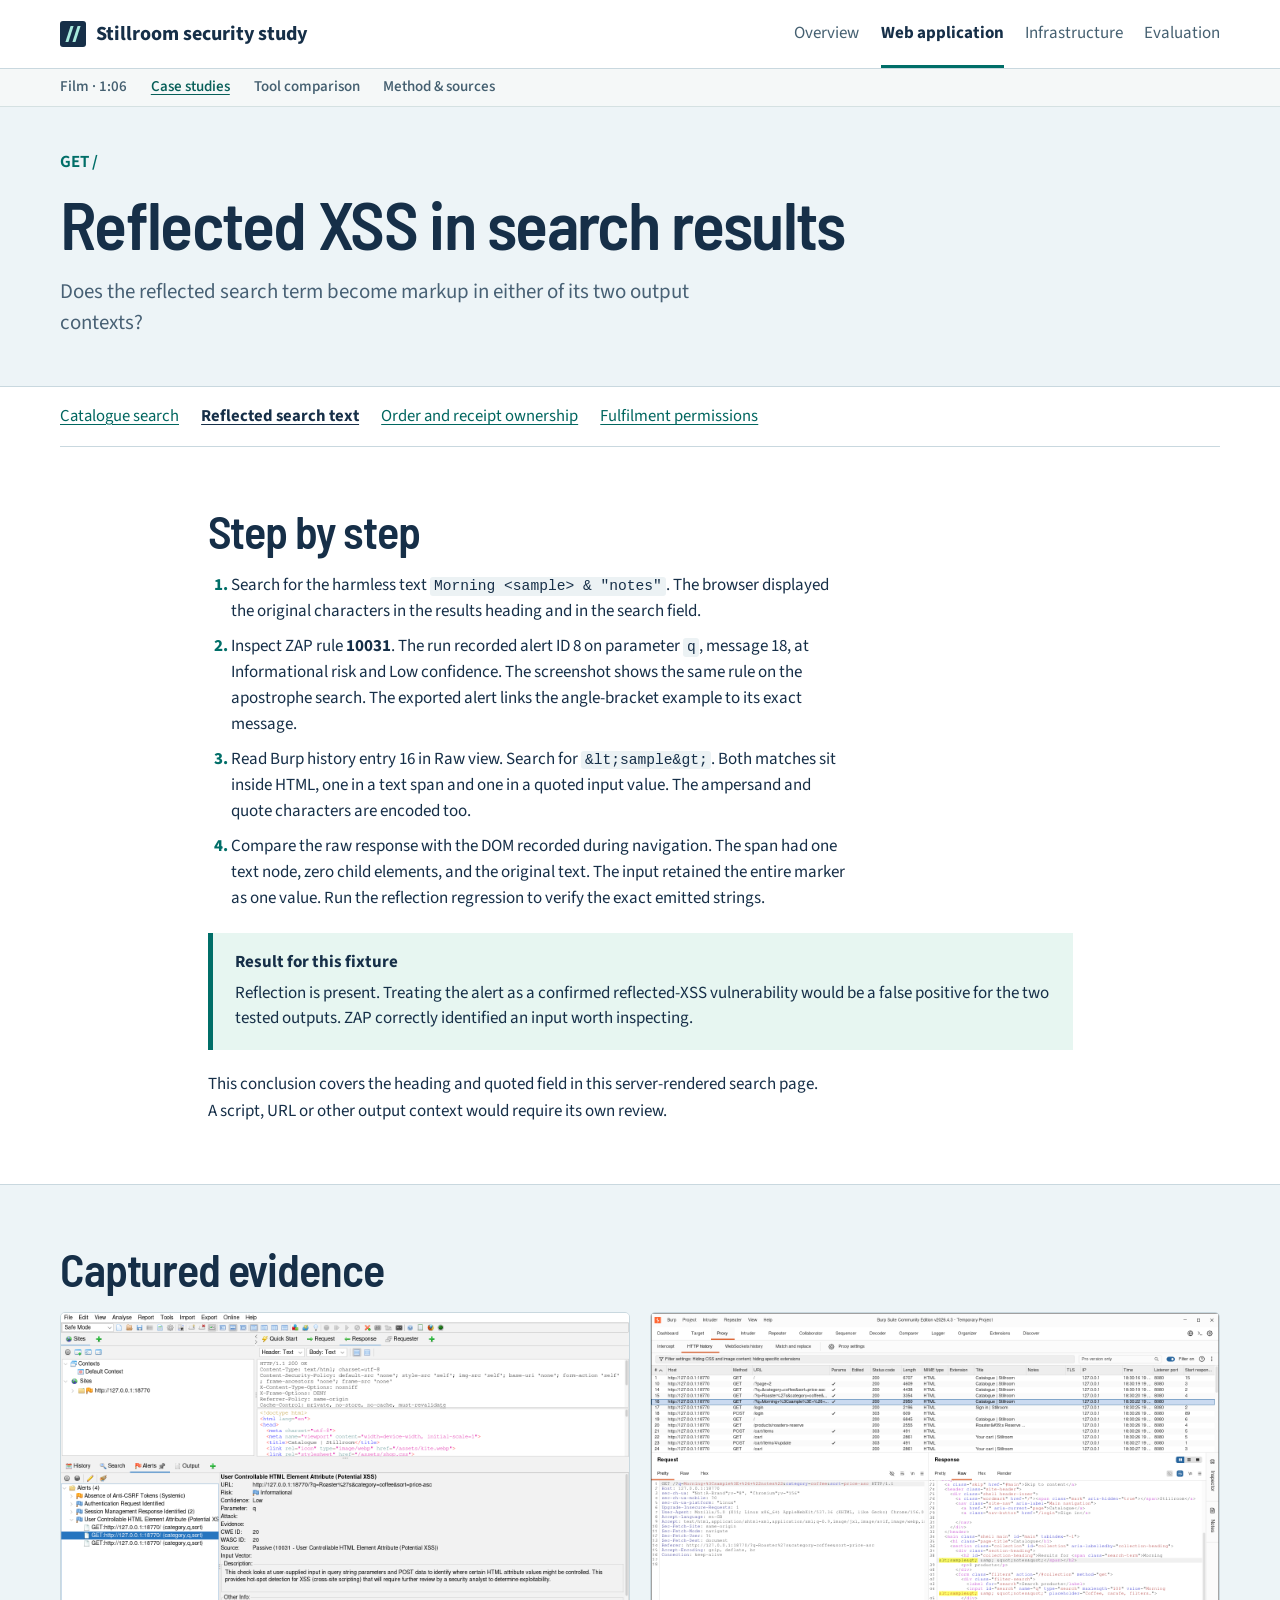
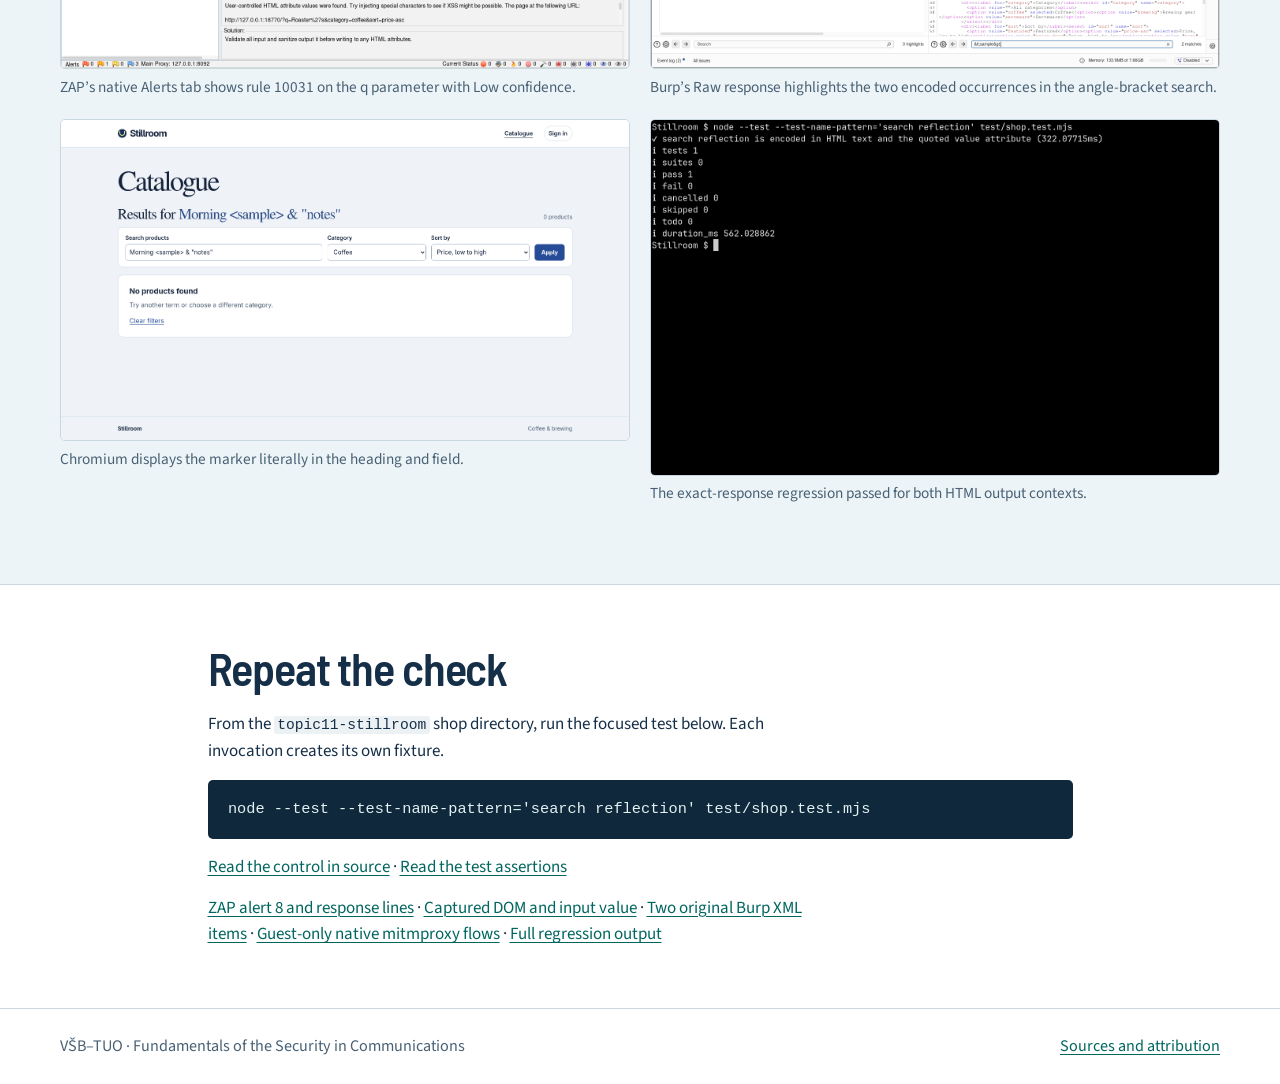
<file: reflection.html>
<!doctype html>
<html lang="en"><head><meta charset="utf-8"><meta name="viewport" content="width=device-width, initial-scale=1">
<meta name="description" content="Recorded web application and infrastructure investigations of the Stillroom shop for Topic 11.">
<title>Reflected XSS in search results | Stillroom security study</title><link rel="stylesheet" href="report.css"><link rel="stylesheet" href="navigation.css">
<script src="reflection.js" defer></script><script src="report.js" defer></script></head><body>
<a class="skip" href="#main">Skip to content</a><header class="site-header"><div class="site-bar">
      <a class="site-brand" href="index.html"><span class="mark" aria-hidden="true"></span>Stillroom security study</a>
      <nav class="site-links" aria-label="Main"><a href="index.html">Overview</a><a href="web.html" aria-current="location">Web application</a><a href="infrastructure/index.html">Infrastructure</a><a href="evaluation.html">Evaluation</a></nav>
    </div></header><nav class="study-links" aria-label="Web application sections"><div><a href="web.html#film">Film · 1:06</a><a href="cases.html" aria-current="location">Case studies</a><a href="comparison.html">Tool comparison</a><a href="method.html">Method &amp; sources</a></div></nav>
<main id="main"><section class="pageintro"><div class="wrap"><p class="kicker">GET /</p><h1>Reflected XSS in search results</h1><p class="intro">Does the reflected search term become markup in either of its two output contexts?</p></div></section><nav class="subnav wrap" aria-label="Case studies"><a href="catalogue.html">Catalogue search</a><a href="reflection.html" aria-current="page">Reflected search text</a><a href="ownership.html">Order and receipt ownership</a><a href="fulfilment.html">Fulfilment permissions</a></nav><section class="band"><div class="wrap"><div class="story"><h2>Step by step</h2><ol class="steps"><li>Search for the harmless text <code>Morning &lt;sample&gt; &amp; &quot;notes&quot;</code>. The browser displayed the original characters in the results heading and in the search field.</li><li>Inspect ZAP rule <strong>10031</strong>. The run recorded alert ID 8 on parameter <code>q</code>, message 18, at Informational risk and Low confidence. The screenshot shows the same rule on the apostrophe search. The exported alert links the angle-bracket example to its exact message.</li><li>Read Burp history entry 16 in Raw view. Search for <code>&amp;lt;sample&amp;gt;</code>. Both matches sit inside HTML, one in a text span and one in a quoted input value. The ampersand and quote characters are encoded too.</li><li>Compare the raw response with the DOM recorded during navigation. The span had one text node, zero child elements, and the original text. The input retained the entire marker as one value. Run the reflection regression to verify the exact emitted strings.</li></ol><div class="finding"><strong>Result for this fixture</strong>Reflection is present. Treating the alert as a confirmed reflected-XSS vulnerability would be a false positive for the two tested outputs. ZAP correctly identified an input worth inspecting.</div><p>This conclusion covers the heading and quoted field in this server-rendered search page. A script, URL or other output context would require its own review.</p></div></div></section><section class="band tint"><div class="wrap"><h2>Captured evidence</h2><div class="evidence-pair"><figure class="shot"><a href="evidence/zap-alert.png" aria-label="Open full-size screenshot. ZAP’s native Alerts tab shows rule 10031 on the q parameter with Low confidence."><img loading="lazy" src="evidence/zap-alert.png" alt="ZAP’s native Alerts tab shows rule 10031 on the q parameter with Low confidence."></a><figcaption>ZAP’s native Alerts tab shows rule 10031 on the q parameter with Low confidence.</figcaption></figure><figure class="shot"><a href="evidence/burp-raw-response.png" aria-label="Open full-size screenshot. Burp’s Raw response highlights the two encoded occurrences in the angle-bracket search."><img loading="lazy" src="evidence/burp-raw-response.png" alt="Burp’s Raw response highlights the two encoded occurrences in the angle-bracket search."></a><figcaption>Burp’s Raw response highlights the two encoded occurrences in the angle-bracket search.</figcaption></figure><figure class="shot"><a href="evidence/search-reflection.png" aria-label="Open full-size screenshot. Chromium displays the marker literally in the heading and field."><img loading="lazy" src="evidence/search-reflection.png" alt="Chromium displays the marker literally in the heading and field."></a><figcaption>Chromium displays the marker literally in the heading and field.</figcaption></figure><figure class="shot"><a href="evidence/reflection-test.png" aria-label="Open full-size screenshot. The exact-response regression passed for both HTML output contexts."><img loading="lazy" src="evidence/reflection-test.png" alt="The exact-response regression passed for both HTML output contexts."></a><figcaption>The exact-response regression passed for both HTML output contexts.</figcaption></figure></div></div></section><section class="band"><div class="wrap"><div class="story"><h2>Repeat the check</h2><p>From the <code>topic11-stillroom</code> shop directory, run the focused test below. Each invocation creates its own fixture.</p>
<pre><code>node --test --test-name-pattern='search reflection' test/shop.test.mjs</code></pre>
<p><a href="source.html#encoding">Read the control in source</a> · <a href="source.html#xss-test">Read the test assertions</a></p><p><a href="evidence/zap-passive.json">ZAP alert 8 and response lines</a> · <a href="evidence/burp-journey.json">Captured DOM and input value</a> · <a href="evidence/guest-search.burp.xml">Two original Burp XML items</a> · <a href="evidence/guest-search.mitm">Guest-only native mitmproxy flows</a> · <a href="evidence/regression.tap">Full regression output</a></p></div></div></section></main><footer><div class="wrap"><span>VŠB–TUO · Fundamentals of the Security in Communications</span><a href="method.html#references">Sources and attribution</a></div></footer></body></html>
</file>
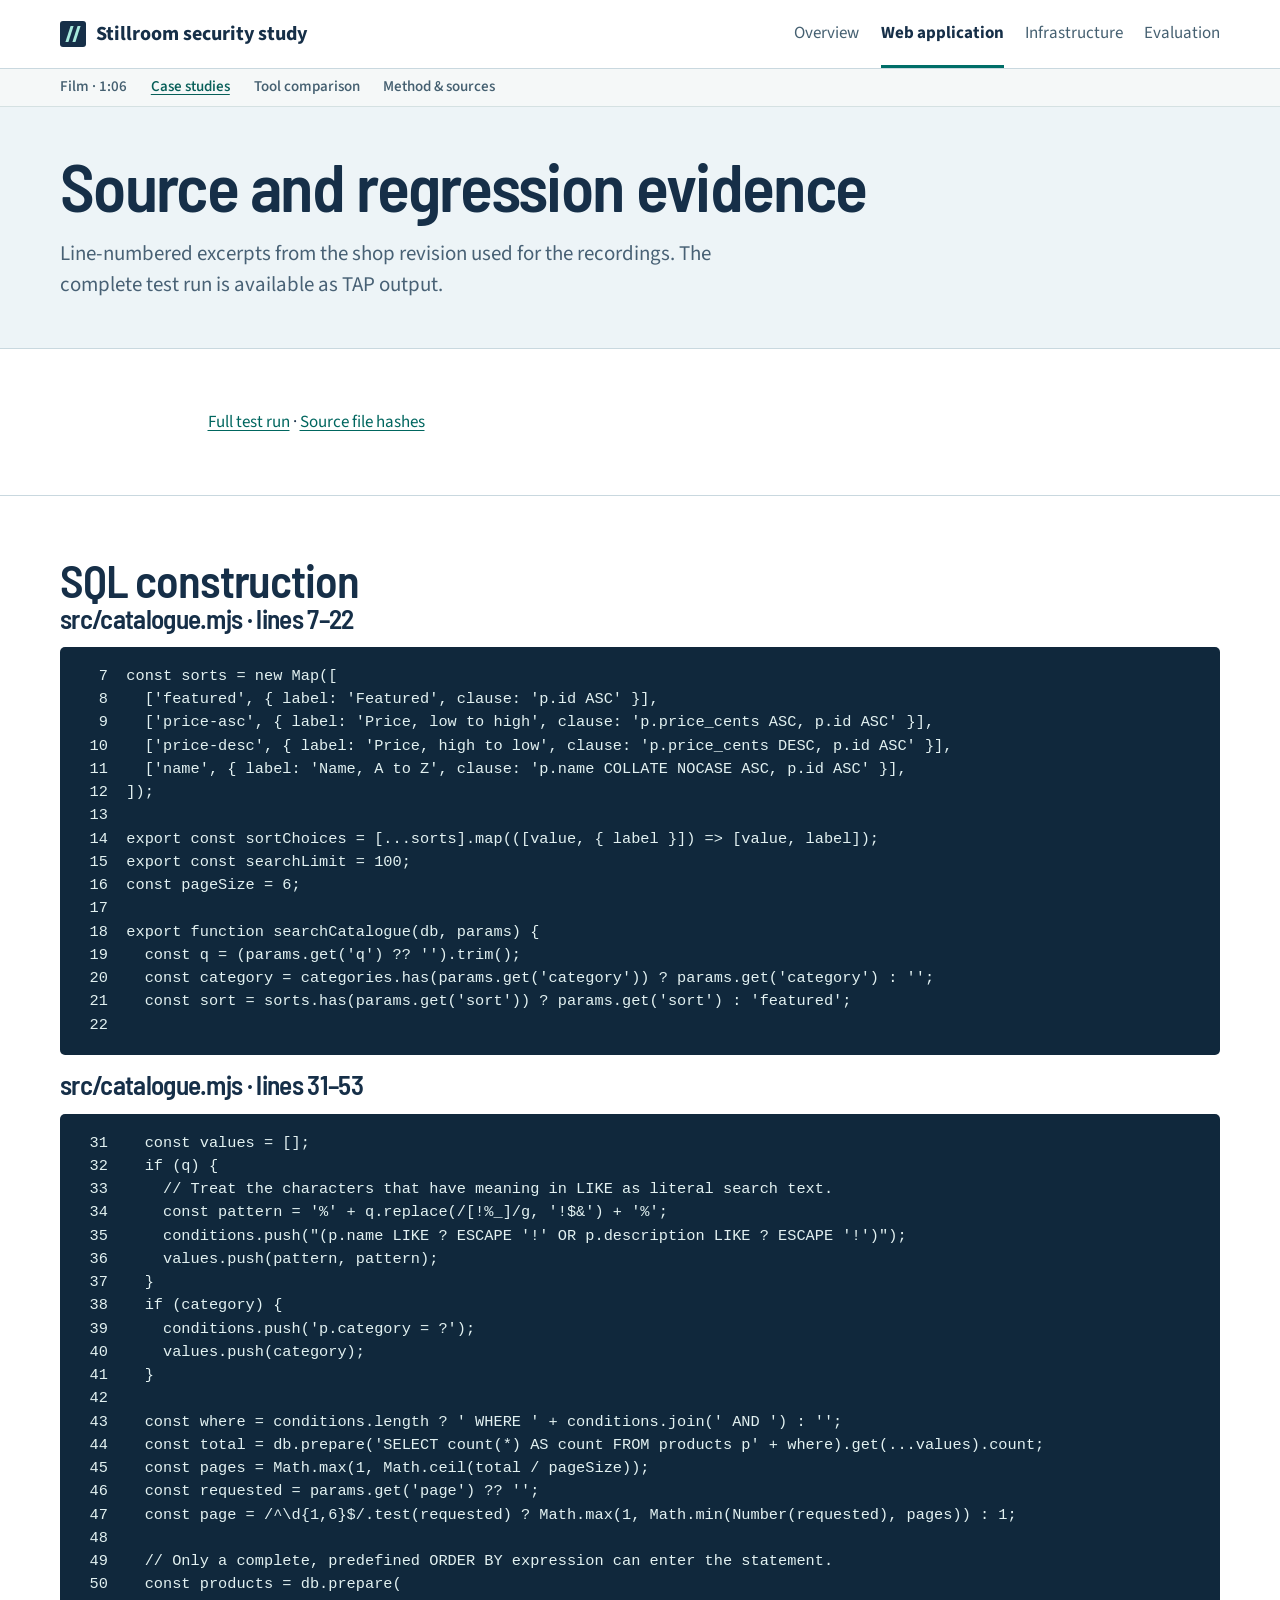
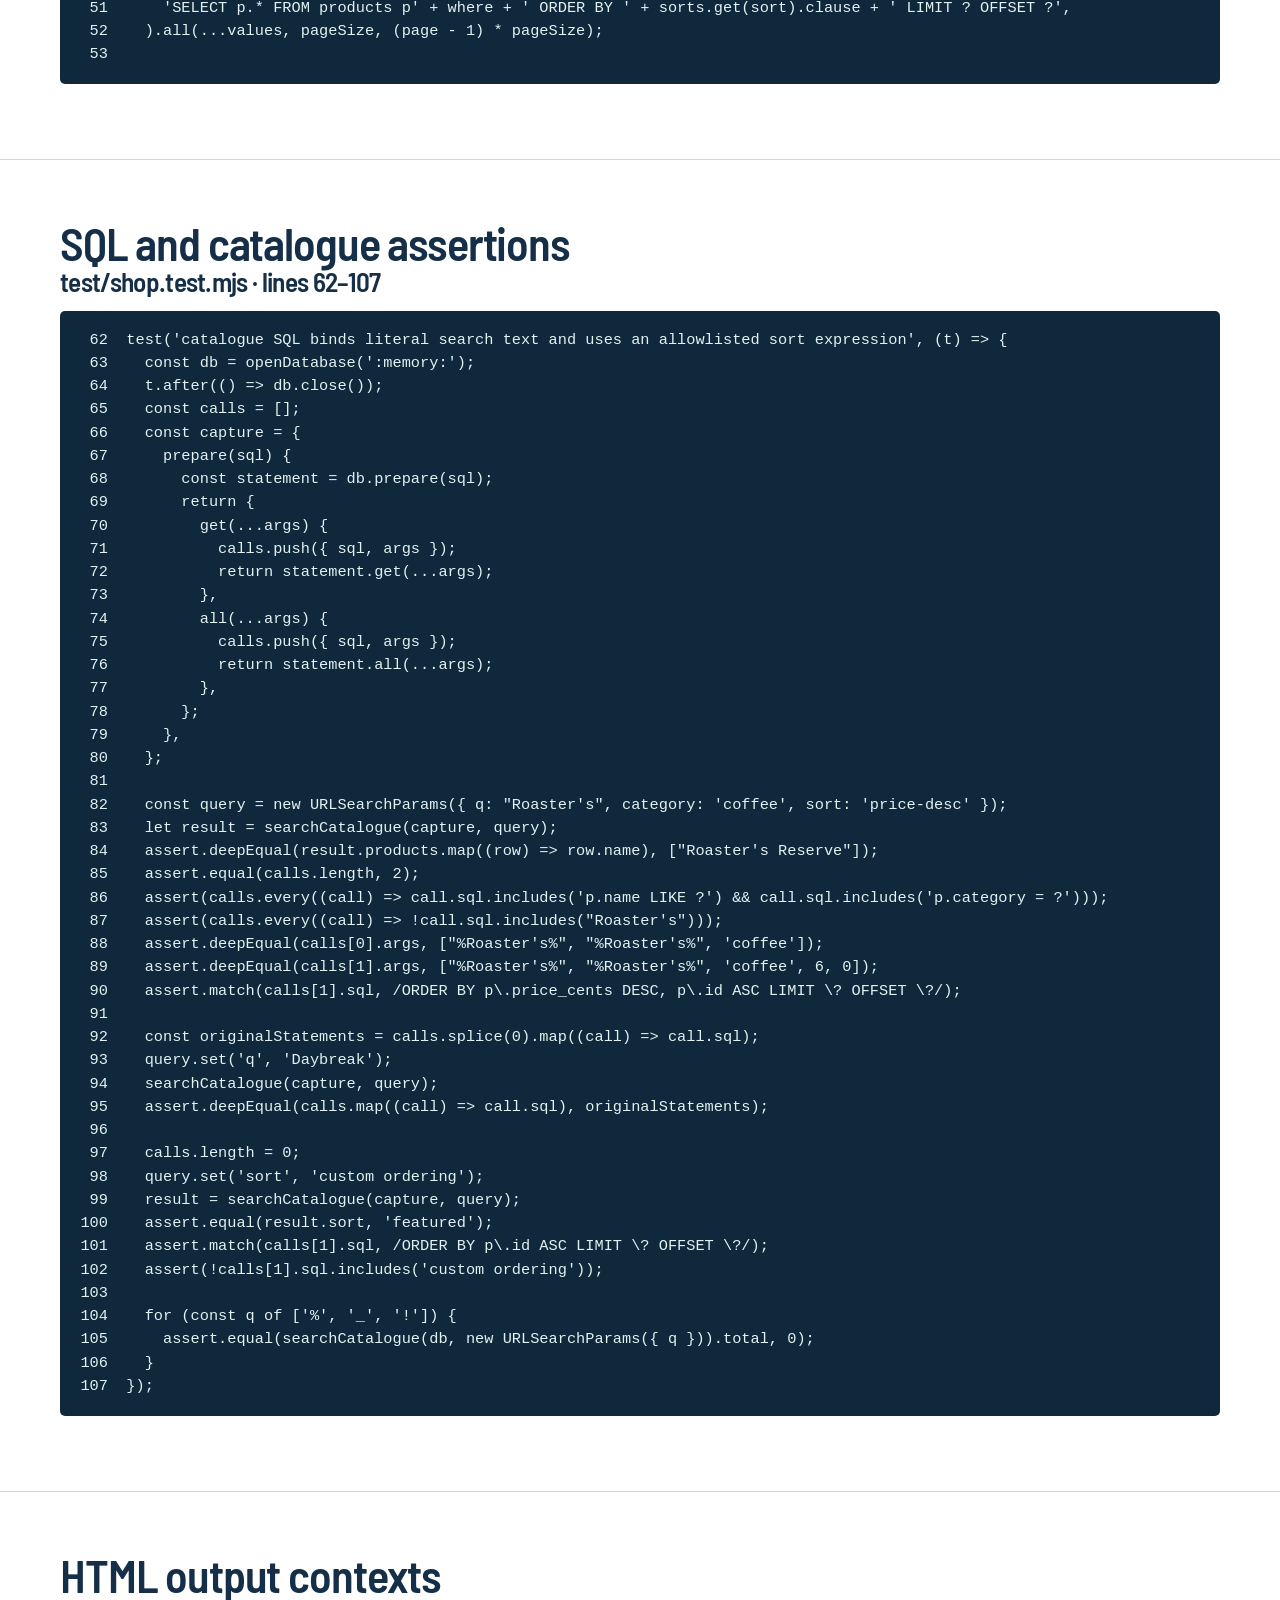
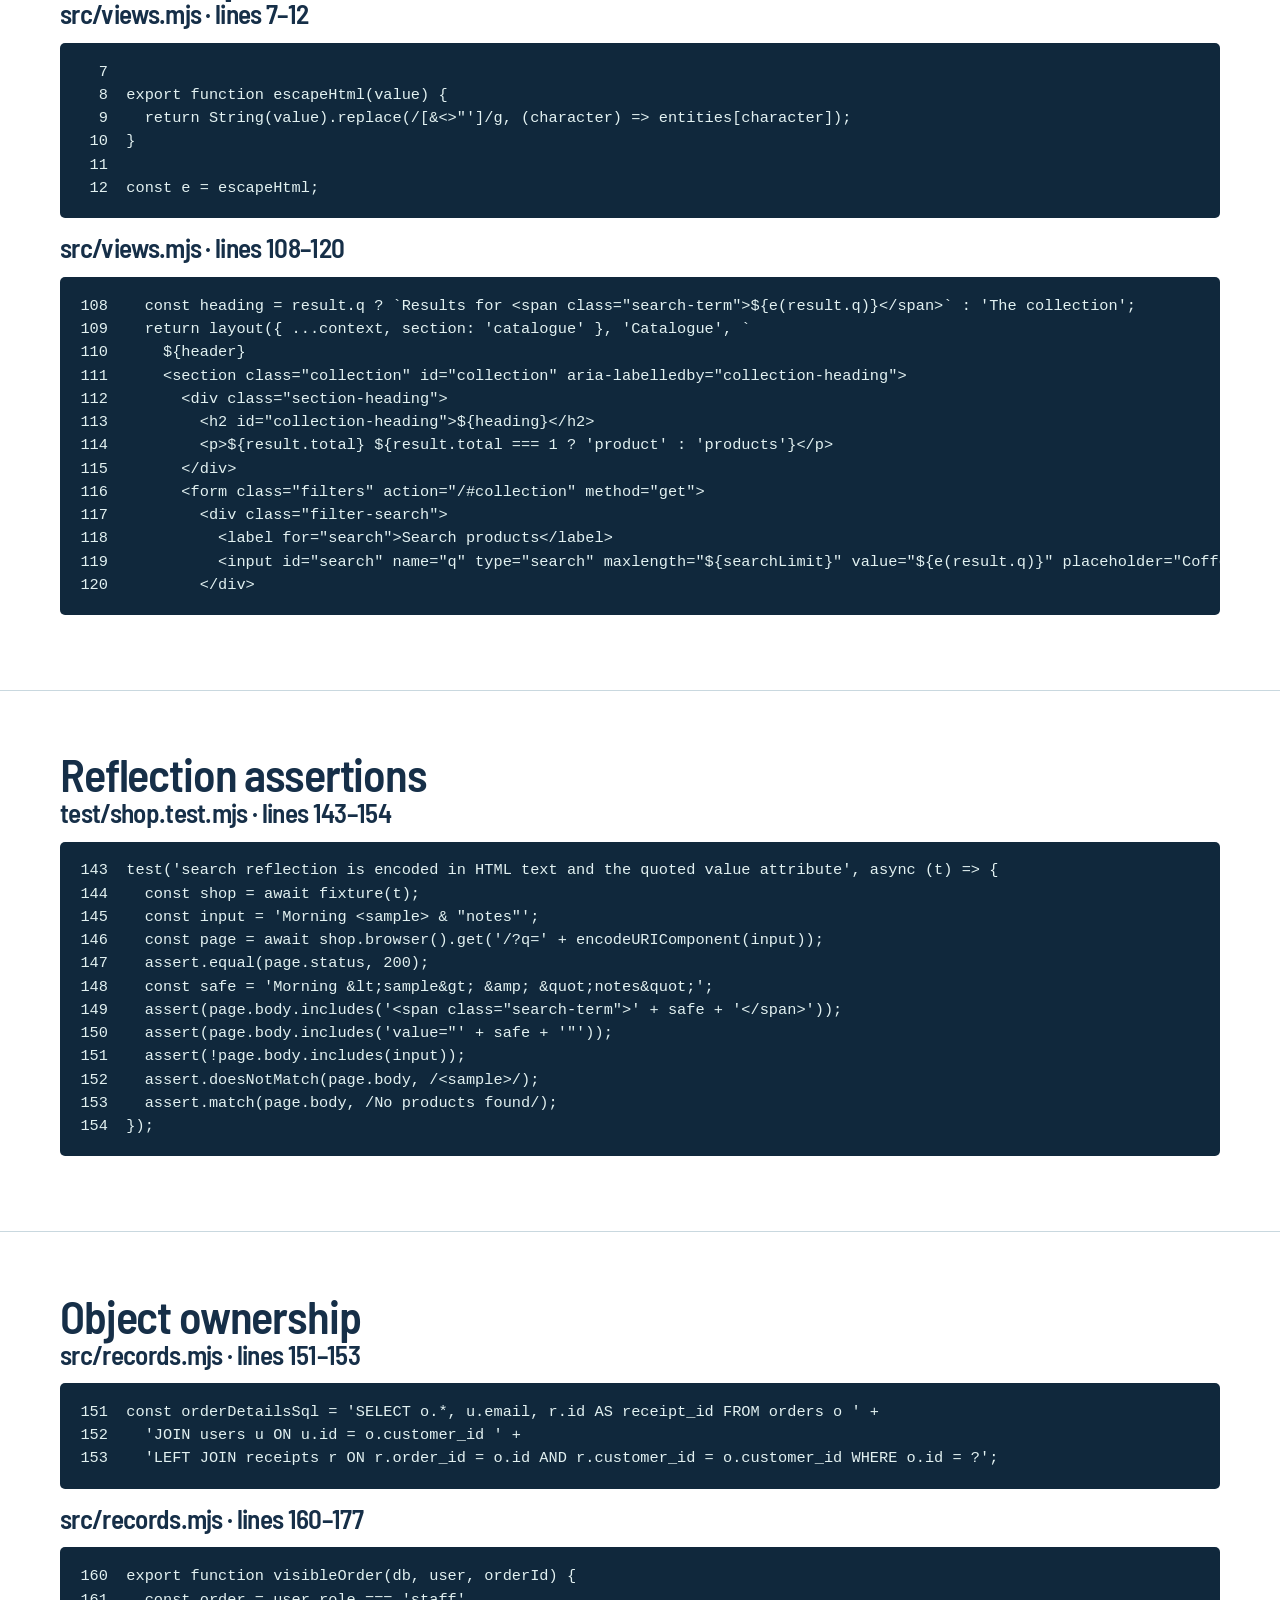
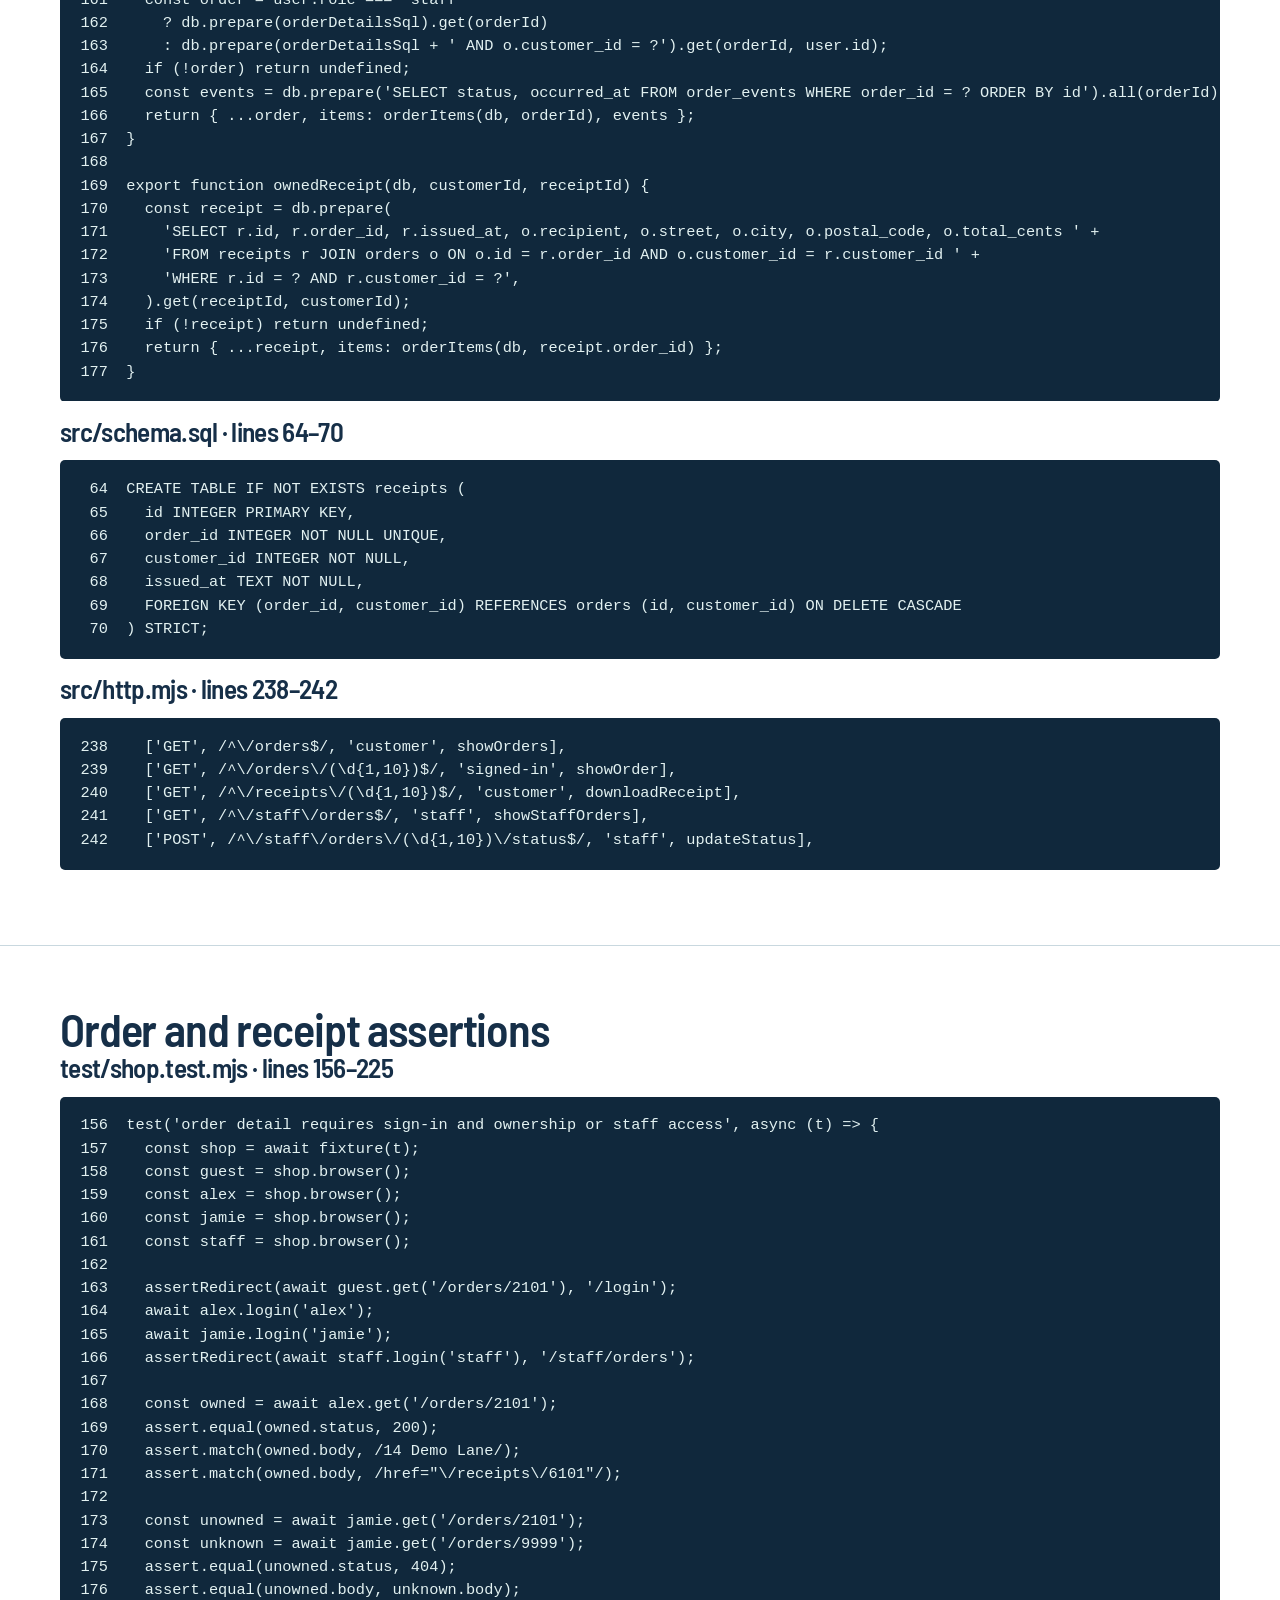
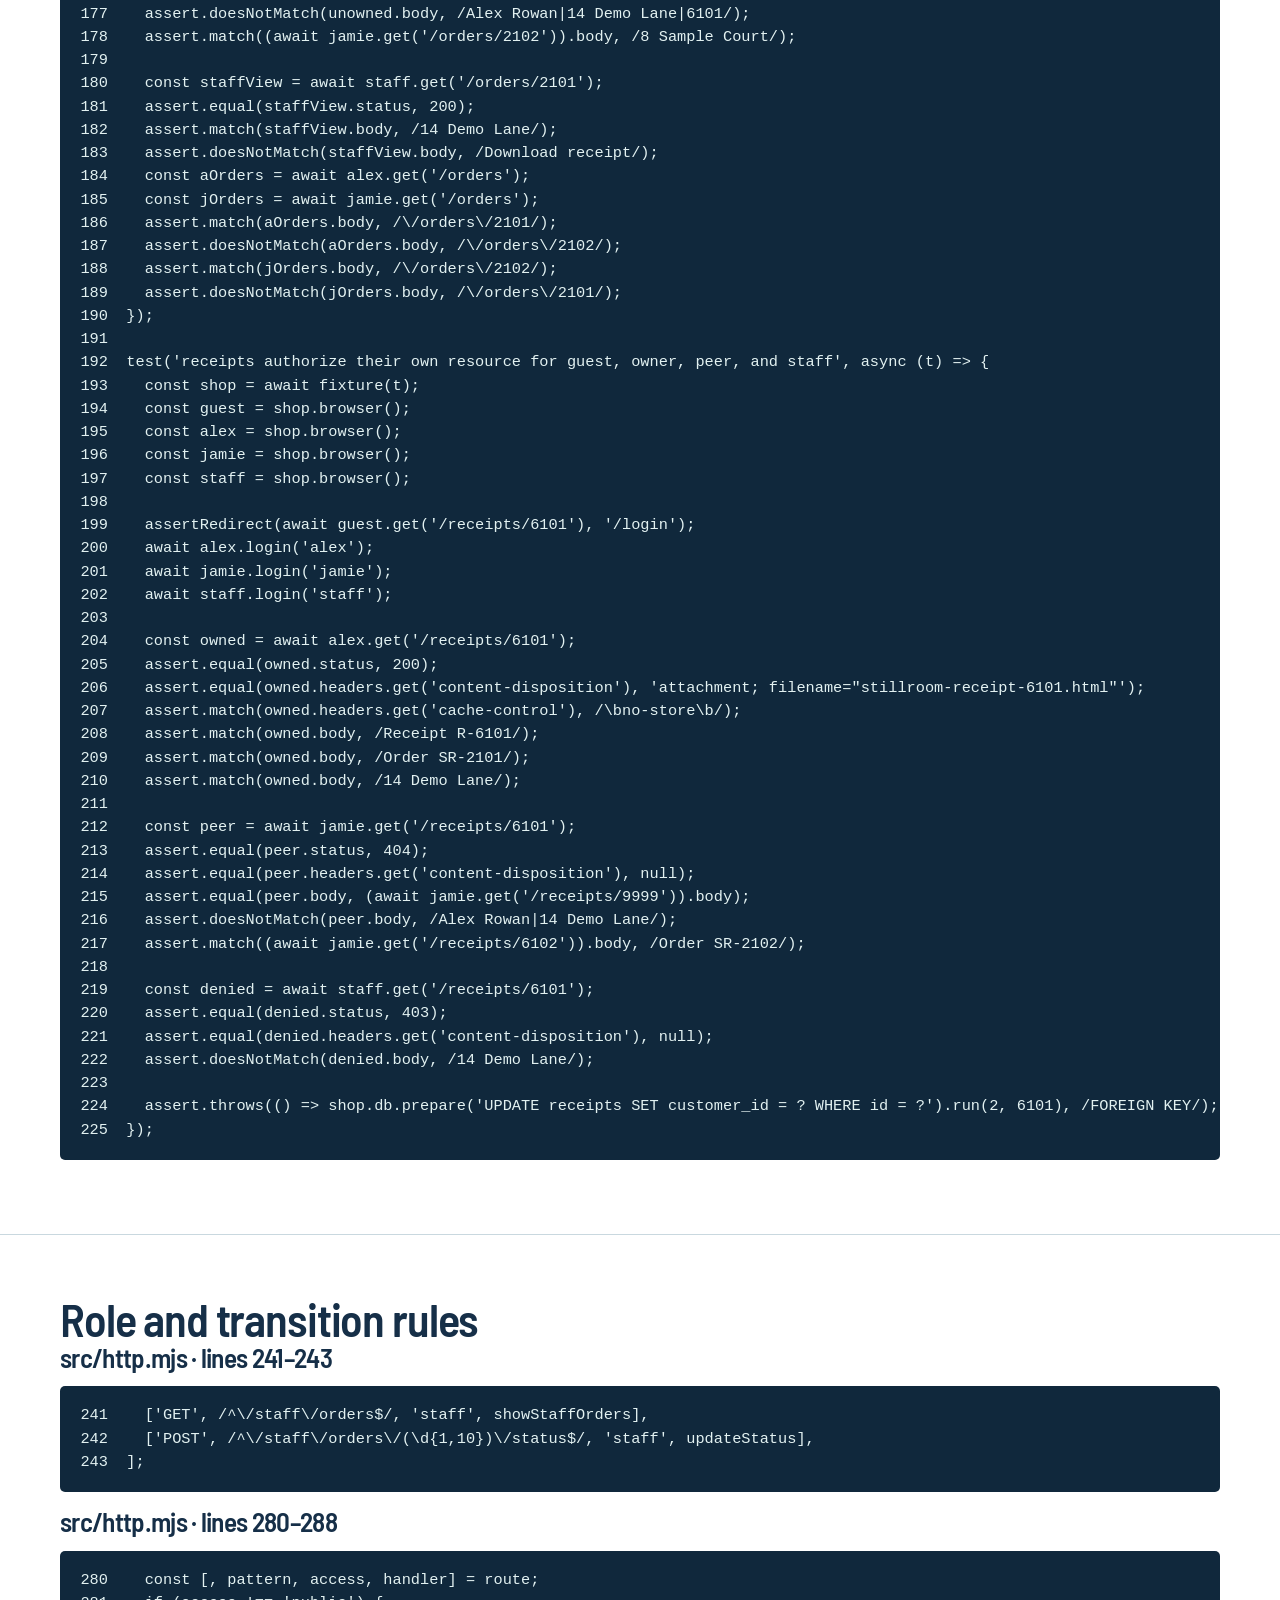
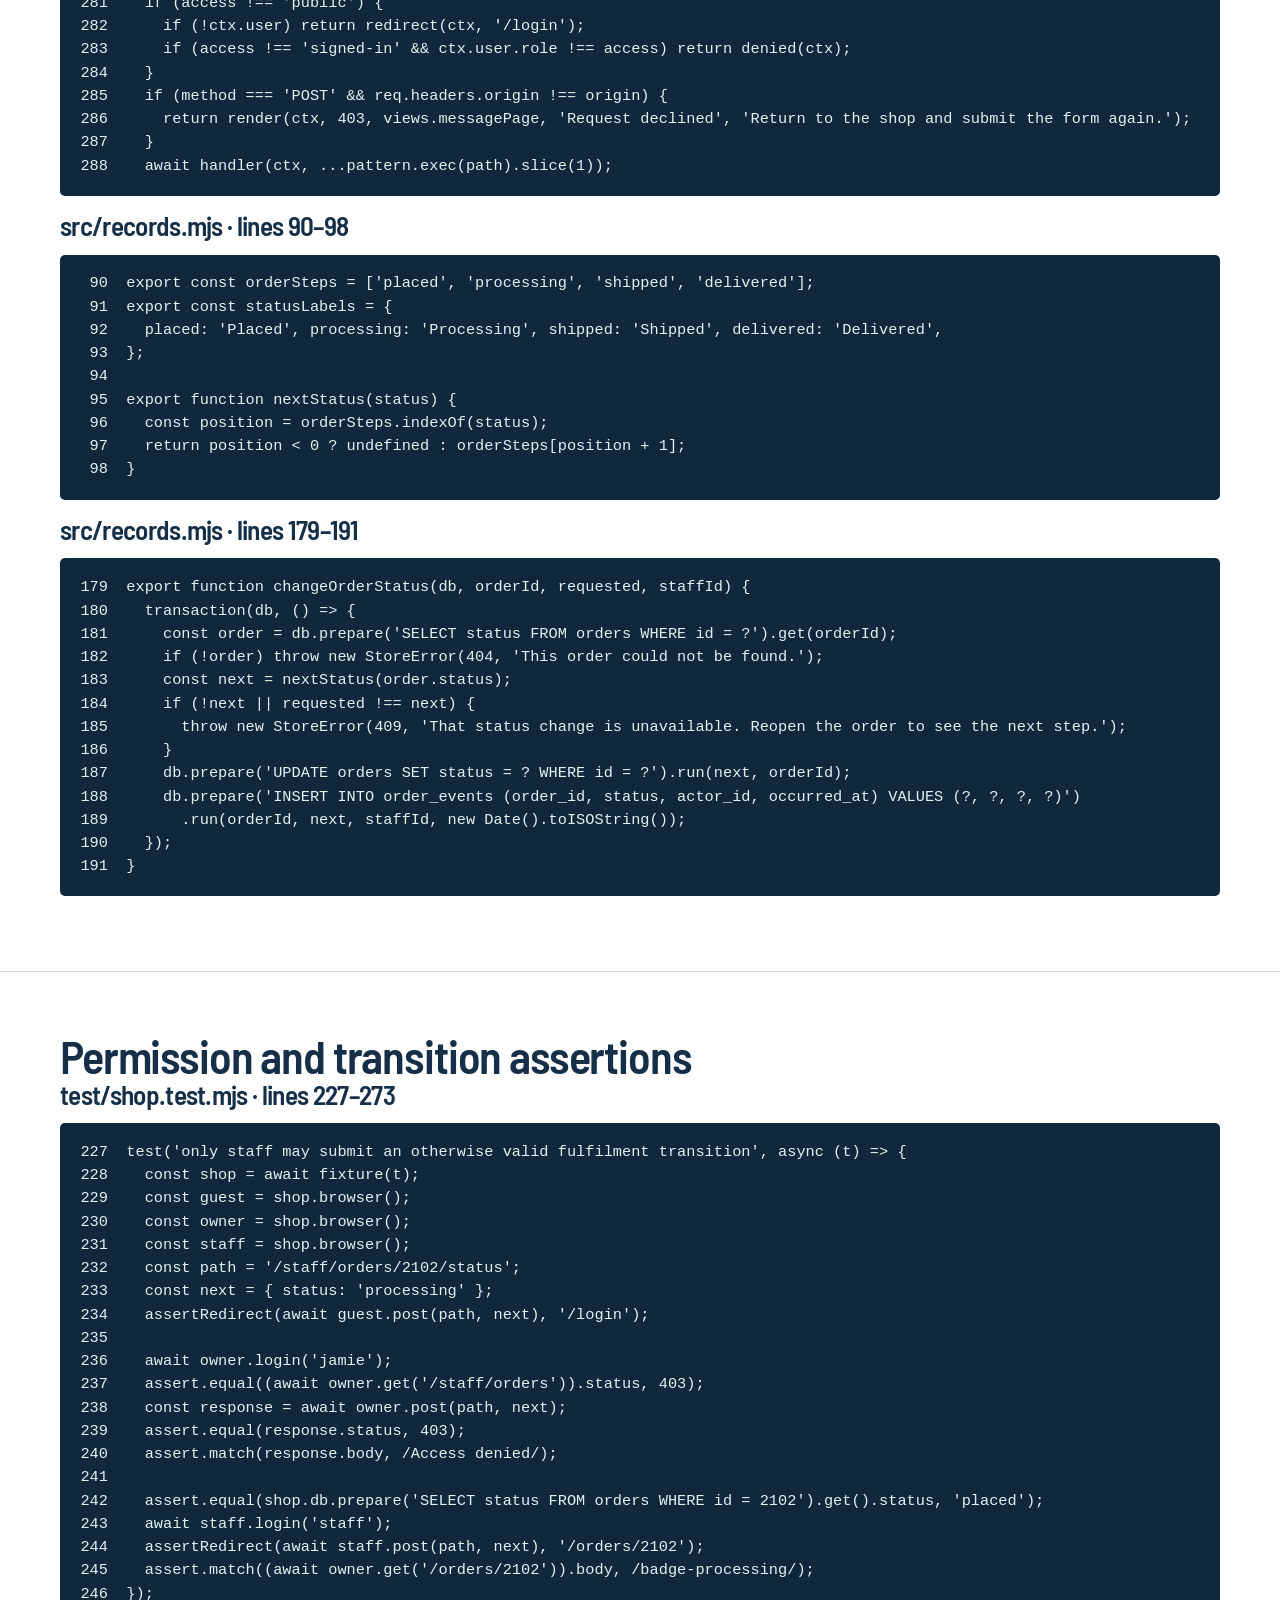
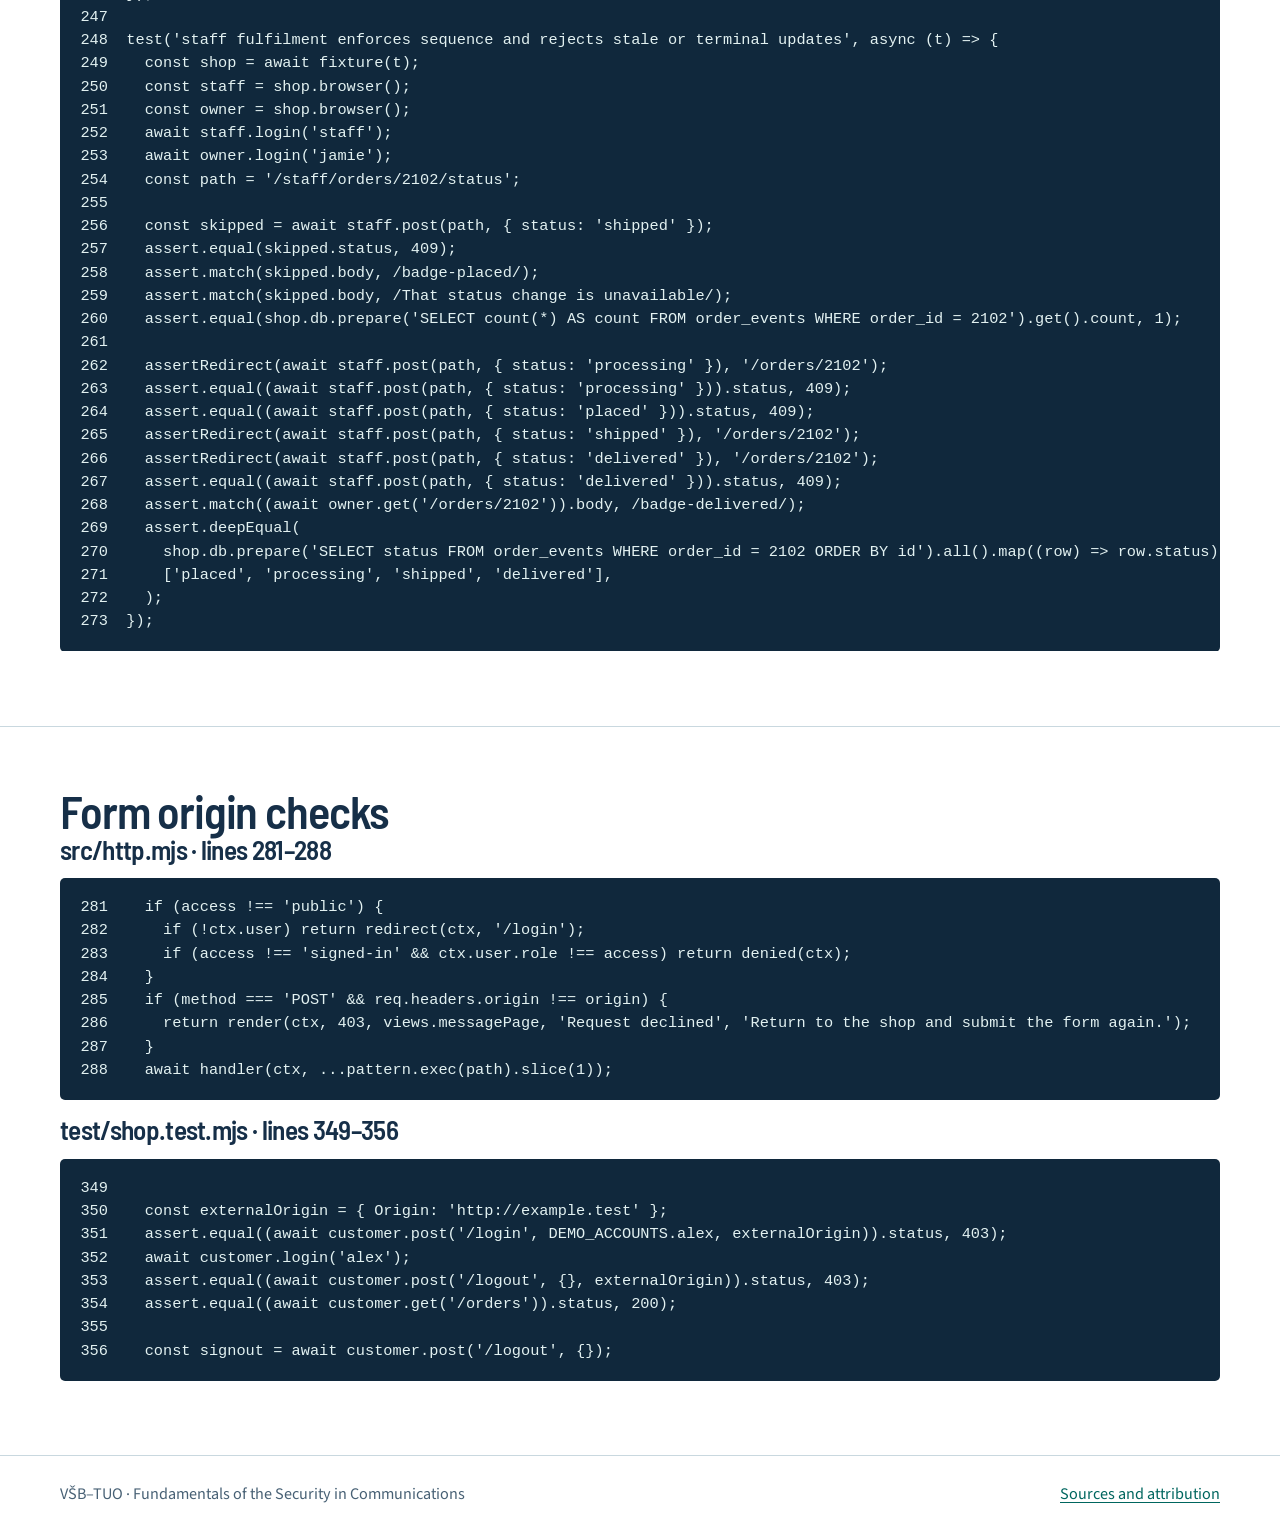
<file: source.html>
<!doctype html>
<html lang="en"><head><meta charset="utf-8"><meta name="viewport" content="width=device-width, initial-scale=1">
<meta name="description" content="Recorded web application and infrastructure investigations of the Stillroom shop for Topic 11.">
<title>Source and assertions | Stillroom security study</title><link rel="stylesheet" href="report.css"><link rel="stylesheet" href="navigation.css">
<script src="reflection.js" defer></script><script src="report.js" defer></script></head><body>
<a class="skip" href="#main">Skip to content</a><header class="site-header"><div class="site-bar">
      <a class="site-brand" href="index.html"><span class="mark" aria-hidden="true"></span>Stillroom security study</a>
      <nav class="site-links" aria-label="Main"><a href="index.html">Overview</a><a href="web.html" aria-current="location">Web application</a><a href="infrastructure/index.html">Infrastructure</a><a href="evaluation.html">Evaluation</a></nav>
    </div></header><nav class="study-links" aria-label="Web application sections"><div><a href="web.html#film">Film · 1:06</a><a href="cases.html" aria-current="location">Case studies</a><a href="comparison.html">Tool comparison</a><a href="method.html">Method &amp; sources</a></div></nav>
<main id="main"><section class="pageintro"><div class="wrap"><h1>Source and regression evidence</h1><p class="intro">Line-numbered excerpts from the shop revision used for the recordings. The complete test run is available as TAP output.</p></div></section><section class="band"><div class="wrap"><div class="story"><p><a href="evidence/regression.tap">Full test run</a> · <a href="evidence/shop-source-sha256.txt">Source file hashes</a></p></div></div></section><section id="catalogue" class="band"><div class="wrap"><h2>SQL construction</h2><h3>src/catalogue.mjs · lines 7–22</h3><pre tabindex="0"><code>  7  const sorts = new Map([
  8    [&#x27;featured&#x27;, { label: &#x27;Featured&#x27;, clause: &#x27;p.id ASC&#x27; }],
  9    [&#x27;price-asc&#x27;, { label: &#x27;Price, low to high&#x27;, clause: &#x27;p.price_cents ASC, p.id ASC&#x27; }],
 10    [&#x27;price-desc&#x27;, { label: &#x27;Price, high to low&#x27;, clause: &#x27;p.price_cents DESC, p.id ASC&#x27; }],
 11    [&#x27;name&#x27;, { label: &#x27;Name, A to Z&#x27;, clause: &#x27;p.name COLLATE NOCASE ASC, p.id ASC&#x27; }],
 12  ]);
 13  
 14  export const sortChoices = [...sorts].map(([value, { label }]) =&gt; [value, label]);
 15  export const searchLimit = 100;
 16  const pageSize = 6;
 17  
 18  export function searchCatalogue(db, params) {
 19    const q = (params.get(&#x27;q&#x27;) ?? &#x27;&#x27;).trim();
 20    const category = categories.has(params.get(&#x27;category&#x27;)) ? params.get(&#x27;category&#x27;) : &#x27;&#x27;;
 21    const sort = sorts.has(params.get(&#x27;sort&#x27;)) ? params.get(&#x27;sort&#x27;) : &#x27;featured&#x27;;
 22  </code></pre><h3>src/catalogue.mjs · lines 31–53</h3><pre tabindex="0"><code> 31    const values = [];
 32    if (q) {
 33      // Treat the characters that have meaning in LIKE as literal search text.
 34      const pattern = &#x27;%&#x27; + q.replace(/[!%_]/g, &#x27;!$&amp;&#x27;) + &#x27;%&#x27;;
 35      conditions.push(&quot;(p.name LIKE ? ESCAPE &#x27;!&#x27; OR p.description LIKE ? ESCAPE &#x27;!&#x27;)&quot;);
 36      values.push(pattern, pattern);
 37    }
 38    if (category) {
 39      conditions.push(&#x27;p.category = ?&#x27;);
 40      values.push(category);
 41    }
 42  
 43    const where = conditions.length ? &#x27; WHERE &#x27; + conditions.join(&#x27; AND &#x27;) : &#x27;&#x27;;
 44    const total = db.prepare(&#x27;SELECT count(*) AS count FROM products p&#x27; + where).get(...values).count;
 45    const pages = Math.max(1, Math.ceil(total / pageSize));
 46    const requested = params.get(&#x27;page&#x27;) ?? &#x27;&#x27;;
 47    const page = /^\d{1,6}$/.test(requested) ? Math.max(1, Math.min(Number(requested), pages)) : 1;
 48  
 49    // Only a complete, predefined ORDER BY expression can enter the statement.
 50    const products = db.prepare(
 51      &#x27;SELECT p.* FROM products p&#x27; + where + &#x27; ORDER BY &#x27; + sorts.get(sort).clause + &#x27; LIMIT ? OFFSET ?&#x27;,
 52    ).all(...values, pageSize, (page - 1) * pageSize);
 53  </code></pre></div></section><section id="sql-test" class="band"><div class="wrap"><h2>SQL and catalogue assertions</h2><h3>test/shop.test.mjs · lines 62–107</h3><pre tabindex="0"><code> 62  test(&#x27;catalogue SQL binds literal search text and uses an allowlisted sort expression&#x27;, (t) =&gt; {
 63    const db = openDatabase(&#x27;:memory:&#x27;);
 64    t.after(() =&gt; db.close());
 65    const calls = [];
 66    const capture = {
 67      prepare(sql) {
 68        const statement = db.prepare(sql);
 69        return {
 70          get(...args) {
 71            calls.push({ sql, args });
 72            return statement.get(...args);
 73          },
 74          all(...args) {
 75            calls.push({ sql, args });
 76            return statement.all(...args);
 77          },
 78        };
 79      },
 80    };
 81  
 82    const query = new URLSearchParams({ q: &quot;Roaster&#x27;s&quot;, category: &#x27;coffee&#x27;, sort: &#x27;price-desc&#x27; });
 83    let result = searchCatalogue(capture, query);
 84    assert.deepEqual(result.products.map((row) =&gt; row.name), [&quot;Roaster&#x27;s Reserve&quot;]);
 85    assert.equal(calls.length, 2);
 86    assert(calls.every((call) =&gt; call.sql.includes(&#x27;p.name LIKE ?&#x27;) &amp;&amp; call.sql.includes(&#x27;p.category = ?&#x27;)));
 87    assert(calls.every((call) =&gt; !call.sql.includes(&quot;Roaster&#x27;s&quot;)));
 88    assert.deepEqual(calls[0].args, [&quot;%Roaster&#x27;s%&quot;, &quot;%Roaster&#x27;s%&quot;, &#x27;coffee&#x27;]);
 89    assert.deepEqual(calls[1].args, [&quot;%Roaster&#x27;s%&quot;, &quot;%Roaster&#x27;s%&quot;, &#x27;coffee&#x27;, 6, 0]);
 90    assert.match(calls[1].sql, /ORDER BY p\.price_cents DESC, p\.id ASC LIMIT \? OFFSET \?/);
 91  
 92    const originalStatements = calls.splice(0).map((call) =&gt; call.sql);
 93    query.set(&#x27;q&#x27;, &#x27;Daybreak&#x27;);
 94    searchCatalogue(capture, query);
 95    assert.deepEqual(calls.map((call) =&gt; call.sql), originalStatements);
 96  
 97    calls.length = 0;
 98    query.set(&#x27;sort&#x27;, &#x27;custom ordering&#x27;);
 99    result = searchCatalogue(capture, query);
100    assert.equal(result.sort, &#x27;featured&#x27;);
101    assert.match(calls[1].sql, /ORDER BY p\.id ASC LIMIT \? OFFSET \?/);
102    assert(!calls[1].sql.includes(&#x27;custom ordering&#x27;));
103  
104    for (const q of [&#x27;%&#x27;, &#x27;_&#x27;, &#x27;!&#x27;]) {
105      assert.equal(searchCatalogue(db, new URLSearchParams({ q })).total, 0);
106    }
107  });</code></pre></div></section><section id="encoding" class="band"><div class="wrap"><h2>HTML output contexts</h2><h3>src/views.mjs · lines 7–12</h3><pre tabindex="0"><code>  7  
  8  export function escapeHtml(value) {
  9    return String(value).replace(/[&amp;&lt;&gt;&quot;&#x27;]/g, (character) =&gt; entities[character]);
 10  }
 11  
 12  const e = escapeHtml;</code></pre><h3>src/views.mjs · lines 108–120</h3><pre tabindex="0"><code>108    const heading = result.q ? `Results for &lt;span class=&quot;search-term&quot;&gt;${e(result.q)}&lt;/span&gt;` : &#x27;The collection&#x27;;
109    return layout({ ...context, section: &#x27;catalogue&#x27; }, &#x27;Catalogue&#x27;, `
110      ${header}
111      &lt;section class=&quot;collection&quot; id=&quot;collection&quot; aria-labelledby=&quot;collection-heading&quot;&gt;
112        &lt;div class=&quot;section-heading&quot;&gt;
113          &lt;h2 id=&quot;collection-heading&quot;&gt;${heading}&lt;/h2&gt;
114          &lt;p&gt;${result.total} ${result.total === 1 ? &#x27;product&#x27; : &#x27;products&#x27;}&lt;/p&gt;
115        &lt;/div&gt;
116        &lt;form class=&quot;filters&quot; action=&quot;/#collection&quot; method=&quot;get&quot;&gt;
117          &lt;div class=&quot;filter-search&quot;&gt;
118            &lt;label for=&quot;search&quot;&gt;Search products&lt;/label&gt;
119            &lt;input id=&quot;search&quot; name=&quot;q&quot; type=&quot;search&quot; maxlength=&quot;${searchLimit}&quot; value=&quot;${e(result.q)}&quot; placeholder=&quot;Coffee, carafe, filters…&quot;&gt;
120          &lt;/div&gt;</code></pre></div></section><section id="xss-test" class="band"><div class="wrap"><h2>Reflection assertions</h2><h3>test/shop.test.mjs · lines 143–154</h3><pre tabindex="0"><code>143  test(&#x27;search reflection is encoded in HTML text and the quoted value attribute&#x27;, async (t) =&gt; {
144    const shop = await fixture(t);
145    const input = &#x27;Morning &lt;sample&gt; &amp; &quot;notes&quot;&#x27;;
146    const page = await shop.browser().get(&#x27;/?q=&#x27; + encodeURIComponent(input));
147    assert.equal(page.status, 200);
148    const safe = &#x27;Morning &amp;lt;sample&amp;gt; &amp;amp; &amp;quot;notes&amp;quot;&#x27;;
149    assert(page.body.includes(&#x27;&lt;span class=&quot;search-term&quot;&gt;&#x27; + safe + &#x27;&lt;/span&gt;&#x27;));
150    assert(page.body.includes(&#x27;value=&quot;&#x27; + safe + &#x27;&quot;&#x27;));
151    assert(!page.body.includes(input));
152    assert.doesNotMatch(page.body, /&lt;sample&gt;/);
153    assert.match(page.body, /No products found/);
154  });</code></pre></div></section><section id="ownership" class="band"><div class="wrap"><h2>Object ownership</h2><h3>src/records.mjs · lines 151–153</h3><pre tabindex="0"><code>151  const orderDetailsSql = &#x27;SELECT o.*, u.email, r.id AS receipt_id FROM orders o &#x27; +
152    &#x27;JOIN users u ON u.id = o.customer_id &#x27; +
153    &#x27;LEFT JOIN receipts r ON r.order_id = o.id AND r.customer_id = o.customer_id WHERE o.id = ?&#x27;;</code></pre><h3>src/records.mjs · lines 160–177</h3><pre tabindex="0"><code>160  export function visibleOrder(db, user, orderId) {
161    const order = user.role === &#x27;staff&#x27;
162      ? db.prepare(orderDetailsSql).get(orderId)
163      : db.prepare(orderDetailsSql + &#x27; AND o.customer_id = ?&#x27;).get(orderId, user.id);
164    if (!order) return undefined;
165    const events = db.prepare(&#x27;SELECT status, occurred_at FROM order_events WHERE order_id = ? ORDER BY id&#x27;).all(orderId);
166    return { ...order, items: orderItems(db, orderId), events };
167  }
168  
169  export function ownedReceipt(db, customerId, receiptId) {
170    const receipt = db.prepare(
171      &#x27;SELECT r.id, r.order_id, r.issued_at, o.recipient, o.street, o.city, o.postal_code, o.total_cents &#x27; +
172      &#x27;FROM receipts r JOIN orders o ON o.id = r.order_id AND o.customer_id = r.customer_id &#x27; +
173      &#x27;WHERE r.id = ? AND r.customer_id = ?&#x27;,
174    ).get(receiptId, customerId);
175    if (!receipt) return undefined;
176    return { ...receipt, items: orderItems(db, receipt.order_id) };
177  }</code></pre><h3>src/schema.sql · lines 64–70</h3><pre tabindex="0"><code> 64  CREATE TABLE IF NOT EXISTS receipts (
 65    id INTEGER PRIMARY KEY,
 66    order_id INTEGER NOT NULL UNIQUE,
 67    customer_id INTEGER NOT NULL,
 68    issued_at TEXT NOT NULL,
 69    FOREIGN KEY (order_id, customer_id) REFERENCES orders (id, customer_id) ON DELETE CASCADE
 70  ) STRICT;</code></pre><h3>src/http.mjs · lines 238–242</h3><pre tabindex="0"><code>238    [&#x27;GET&#x27;, /^\/orders$/, &#x27;customer&#x27;, showOrders],
239    [&#x27;GET&#x27;, /^\/orders\/(\d{1,10})$/, &#x27;signed-in&#x27;, showOrder],
240    [&#x27;GET&#x27;, /^\/receipts\/(\d{1,10})$/, &#x27;customer&#x27;, downloadReceipt],
241    [&#x27;GET&#x27;, /^\/staff\/orders$/, &#x27;staff&#x27;, showStaffOrders],
242    [&#x27;POST&#x27;, /^\/staff\/orders\/(\d{1,10})\/status$/, &#x27;staff&#x27;, updateStatus],</code></pre></div></section><section id="ownership-test" class="band"><div class="wrap"><h2>Order and receipt assertions</h2><h3>test/shop.test.mjs · lines 156–225</h3><pre tabindex="0"><code>156  test(&#x27;order detail requires sign-in and ownership or staff access&#x27;, async (t) =&gt; {
157    const shop = await fixture(t);
158    const guest = shop.browser();
159    const alex = shop.browser();
160    const jamie = shop.browser();
161    const staff = shop.browser();
162  
163    assertRedirect(await guest.get(&#x27;/orders/2101&#x27;), &#x27;/login&#x27;);
164    await alex.login(&#x27;alex&#x27;);
165    await jamie.login(&#x27;jamie&#x27;);
166    assertRedirect(await staff.login(&#x27;staff&#x27;), &#x27;/staff/orders&#x27;);
167  
168    const owned = await alex.get(&#x27;/orders/2101&#x27;);
169    assert.equal(owned.status, 200);
170    assert.match(owned.body, /14 Demo Lane/);
171    assert.match(owned.body, /href=&quot;\/receipts\/6101&quot;/);
172  
173    const unowned = await jamie.get(&#x27;/orders/2101&#x27;);
174    const unknown = await jamie.get(&#x27;/orders/9999&#x27;);
175    assert.equal(unowned.status, 404);
176    assert.equal(unowned.body, unknown.body);
177    assert.doesNotMatch(unowned.body, /Alex Rowan|14 Demo Lane|6101/);
178    assert.match((await jamie.get(&#x27;/orders/2102&#x27;)).body, /8 Sample Court/);
179  
180    const staffView = await staff.get(&#x27;/orders/2101&#x27;);
181    assert.equal(staffView.status, 200);
182    assert.match(staffView.body, /14 Demo Lane/);
183    assert.doesNotMatch(staffView.body, /Download receipt/);
184    const aOrders = await alex.get(&#x27;/orders&#x27;);
185    const jOrders = await jamie.get(&#x27;/orders&#x27;);
186    assert.match(aOrders.body, /\/orders\/2101/);
187    assert.doesNotMatch(aOrders.body, /\/orders\/2102/);
188    assert.match(jOrders.body, /\/orders\/2102/);
189    assert.doesNotMatch(jOrders.body, /\/orders\/2101/);
190  });
191  
192  test(&#x27;receipts authorize their own resource for guest, owner, peer, and staff&#x27;, async (t) =&gt; {
193    const shop = await fixture(t);
194    const guest = shop.browser();
195    const alex = shop.browser();
196    const jamie = shop.browser();
197    const staff = shop.browser();
198  
199    assertRedirect(await guest.get(&#x27;/receipts/6101&#x27;), &#x27;/login&#x27;);
200    await alex.login(&#x27;alex&#x27;);
201    await jamie.login(&#x27;jamie&#x27;);
202    await staff.login(&#x27;staff&#x27;);
203  
204    const owned = await alex.get(&#x27;/receipts/6101&#x27;);
205    assert.equal(owned.status, 200);
206    assert.equal(owned.headers.get(&#x27;content-disposition&#x27;), &#x27;attachment; filename=&quot;stillroom-receipt-6101.html&quot;&#x27;);
207    assert.match(owned.headers.get(&#x27;cache-control&#x27;), /\bno-store\b/);
208    assert.match(owned.body, /Receipt R-6101/);
209    assert.match(owned.body, /Order SR-2101/);
210    assert.match(owned.body, /14 Demo Lane/);
211  
212    const peer = await jamie.get(&#x27;/receipts/6101&#x27;);
213    assert.equal(peer.status, 404);
214    assert.equal(peer.headers.get(&#x27;content-disposition&#x27;), null);
215    assert.equal(peer.body, (await jamie.get(&#x27;/receipts/9999&#x27;)).body);
216    assert.doesNotMatch(peer.body, /Alex Rowan|14 Demo Lane/);
217    assert.match((await jamie.get(&#x27;/receipts/6102&#x27;)).body, /Order SR-2102/);
218  
219    const denied = await staff.get(&#x27;/receipts/6101&#x27;);
220    assert.equal(denied.status, 403);
221    assert.equal(denied.headers.get(&#x27;content-disposition&#x27;), null);
222    assert.doesNotMatch(denied.body, /14 Demo Lane/);
223  
224    assert.throws(() =&gt; shop.db.prepare(&#x27;UPDATE receipts SET customer_id = ? WHERE id = ?&#x27;).run(2, 6101), /FOREIGN KEY/);
225  });</code></pre></div></section><section id="fulfilment" class="band"><div class="wrap"><h2>Role and transition rules</h2><h3>src/http.mjs · lines 241–243</h3><pre tabindex="0"><code>241    [&#x27;GET&#x27;, /^\/staff\/orders$/, &#x27;staff&#x27;, showStaffOrders],
242    [&#x27;POST&#x27;, /^\/staff\/orders\/(\d{1,10})\/status$/, &#x27;staff&#x27;, updateStatus],
243  ];</code></pre><h3>src/http.mjs · lines 280–288</h3><pre tabindex="0"><code>280    const [, pattern, access, handler] = route;
281    if (access !== &#x27;public&#x27;) {
282      if (!ctx.user) return redirect(ctx, &#x27;/login&#x27;);
283      if (access !== &#x27;signed-in&#x27; &amp;&amp; ctx.user.role !== access) return denied(ctx);
284    }
285    if (method === &#x27;POST&#x27; &amp;&amp; req.headers.origin !== origin) {
286      return render(ctx, 403, views.messagePage, &#x27;Request declined&#x27;, &#x27;Return to the shop and submit the form again.&#x27;);
287    }
288    await handler(ctx, ...pattern.exec(path).slice(1));</code></pre><h3>src/records.mjs · lines 90–98</h3><pre tabindex="0"><code> 90  export const orderSteps = [&#x27;placed&#x27;, &#x27;processing&#x27;, &#x27;shipped&#x27;, &#x27;delivered&#x27;];
 91  export const statusLabels = {
 92    placed: &#x27;Placed&#x27;, processing: &#x27;Processing&#x27;, shipped: &#x27;Shipped&#x27;, delivered: &#x27;Delivered&#x27;,
 93  };
 94  
 95  export function nextStatus(status) {
 96    const position = orderSteps.indexOf(status);
 97    return position &lt; 0 ? undefined : orderSteps[position + 1];
 98  }</code></pre><h3>src/records.mjs · lines 179–191</h3><pre tabindex="0"><code>179  export function changeOrderStatus(db, orderId, requested, staffId) {
180    transaction(db, () =&gt; {
181      const order = db.prepare(&#x27;SELECT status FROM orders WHERE id = ?&#x27;).get(orderId);
182      if (!order) throw new StoreError(404, &#x27;This order could not be found.&#x27;);
183      const next = nextStatus(order.status);
184      if (!next || requested !== next) {
185        throw new StoreError(409, &#x27;That status change is unavailable. Reopen the order to see the next step.&#x27;);
186      }
187      db.prepare(&#x27;UPDATE orders SET status = ? WHERE id = ?&#x27;).run(next, orderId);
188      db.prepare(&#x27;INSERT INTO order_events (order_id, status, actor_id, occurred_at) VALUES (?, ?, ?, ?)&#x27;)
189        .run(orderId, next, staffId, new Date().toISOString());
190    });
191  }</code></pre></div></section><section id="fulfilment-test" class="band"><div class="wrap"><h2>Permission and transition assertions</h2><h3>test/shop.test.mjs · lines 227–273</h3><pre tabindex="0"><code>227  test(&#x27;only staff may submit an otherwise valid fulfilment transition&#x27;, async (t) =&gt; {
228    const shop = await fixture(t);
229    const guest = shop.browser();
230    const owner = shop.browser();
231    const staff = shop.browser();
232    const path = &#x27;/staff/orders/2102/status&#x27;;
233    const next = { status: &#x27;processing&#x27; };
234    assertRedirect(await guest.post(path, next), &#x27;/login&#x27;);
235  
236    await owner.login(&#x27;jamie&#x27;);
237    assert.equal((await owner.get(&#x27;/staff/orders&#x27;)).status, 403);
238    const response = await owner.post(path, next);
239    assert.equal(response.status, 403);
240    assert.match(response.body, /Access denied/);
241  
242    assert.equal(shop.db.prepare(&#x27;SELECT status FROM orders WHERE id = 2102&#x27;).get().status, &#x27;placed&#x27;);
243    await staff.login(&#x27;staff&#x27;);
244    assertRedirect(await staff.post(path, next), &#x27;/orders/2102&#x27;);
245    assert.match((await owner.get(&#x27;/orders/2102&#x27;)).body, /badge-processing/);
246  });
247  
248  test(&#x27;staff fulfilment enforces sequence and rejects stale or terminal updates&#x27;, async (t) =&gt; {
249    const shop = await fixture(t);
250    const staff = shop.browser();
251    const owner = shop.browser();
252    await staff.login(&#x27;staff&#x27;);
253    await owner.login(&#x27;jamie&#x27;);
254    const path = &#x27;/staff/orders/2102/status&#x27;;
255  
256    const skipped = await staff.post(path, { status: &#x27;shipped&#x27; });
257    assert.equal(skipped.status, 409);
258    assert.match(skipped.body, /badge-placed/);
259    assert.match(skipped.body, /That status change is unavailable/);
260    assert.equal(shop.db.prepare(&#x27;SELECT count(*) AS count FROM order_events WHERE order_id = 2102&#x27;).get().count, 1);
261  
262    assertRedirect(await staff.post(path, { status: &#x27;processing&#x27; }), &#x27;/orders/2102&#x27;);
263    assert.equal((await staff.post(path, { status: &#x27;processing&#x27; })).status, 409);
264    assert.equal((await staff.post(path, { status: &#x27;placed&#x27; })).status, 409);
265    assertRedirect(await staff.post(path, { status: &#x27;shipped&#x27; }), &#x27;/orders/2102&#x27;);
266    assertRedirect(await staff.post(path, { status: &#x27;delivered&#x27; }), &#x27;/orders/2102&#x27;);
267    assert.equal((await staff.post(path, { status: &#x27;delivered&#x27; })).status, 409);
268    assert.match((await owner.get(&#x27;/orders/2102&#x27;)).body, /badge-delivered/);
269    assert.deepEqual(
270      shop.db.prepare(&#x27;SELECT status FROM order_events WHERE order_id = 2102 ORDER BY id&#x27;).all().map((row) =&gt; row.status),
271      [&#x27;placed&#x27;, &#x27;processing&#x27;, &#x27;shipped&#x27;, &#x27;delivered&#x27;],
272    );
273  });</code></pre></div></section><section id="origin" class="band"><div class="wrap"><h2>Form origin checks</h2><h3>src/http.mjs · lines 281–288</h3><pre tabindex="0"><code>281    if (access !== &#x27;public&#x27;) {
282      if (!ctx.user) return redirect(ctx, &#x27;/login&#x27;);
283      if (access !== &#x27;signed-in&#x27; &amp;&amp; ctx.user.role !== access) return denied(ctx);
284    }
285    if (method === &#x27;POST&#x27; &amp;&amp; req.headers.origin !== origin) {
286      return render(ctx, 403, views.messagePage, &#x27;Request declined&#x27;, &#x27;Return to the shop and submit the form again.&#x27;);
287    }
288    await handler(ctx, ...pattern.exec(path).slice(1));</code></pre><h3>test/shop.test.mjs · lines 349–356</h3><pre tabindex="0"><code>349  
350    const externalOrigin = { Origin: &#x27;http://example.test&#x27; };
351    assert.equal((await customer.post(&#x27;/login&#x27;, DEMO_ACCOUNTS.alex, externalOrigin)).status, 403);
352    await customer.login(&#x27;alex&#x27;);
353    assert.equal((await customer.post(&#x27;/logout&#x27;, {}, externalOrigin)).status, 403);
354    assert.equal((await customer.get(&#x27;/orders&#x27;)).status, 200);
355  
356    const signout = await customer.post(&#x27;/logout&#x27;, {});</code></pre></div></section></main><footer><div class="wrap"><span>VŠB–TUO · Fundamentals of the Security in Communications</span><a href="method.html#references">Sources and attribution</a></div></footer></body></html>
</file>
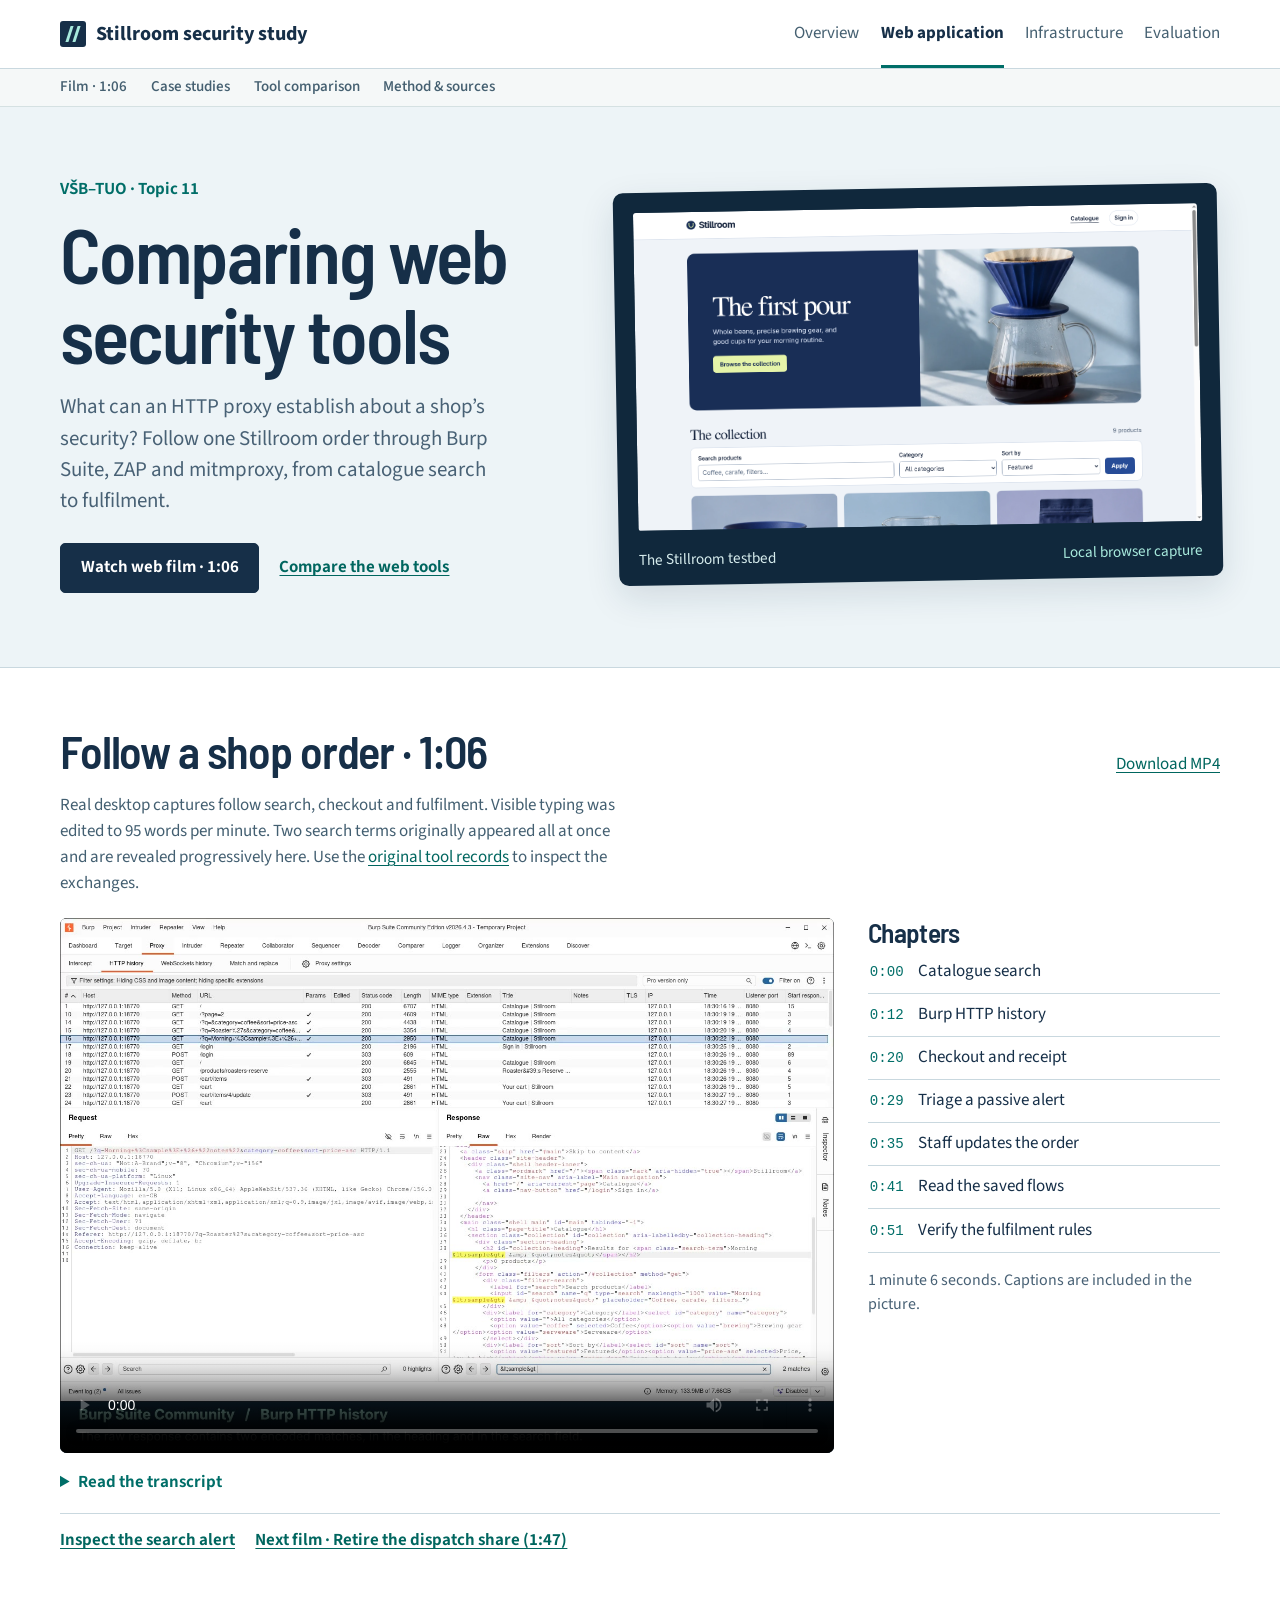
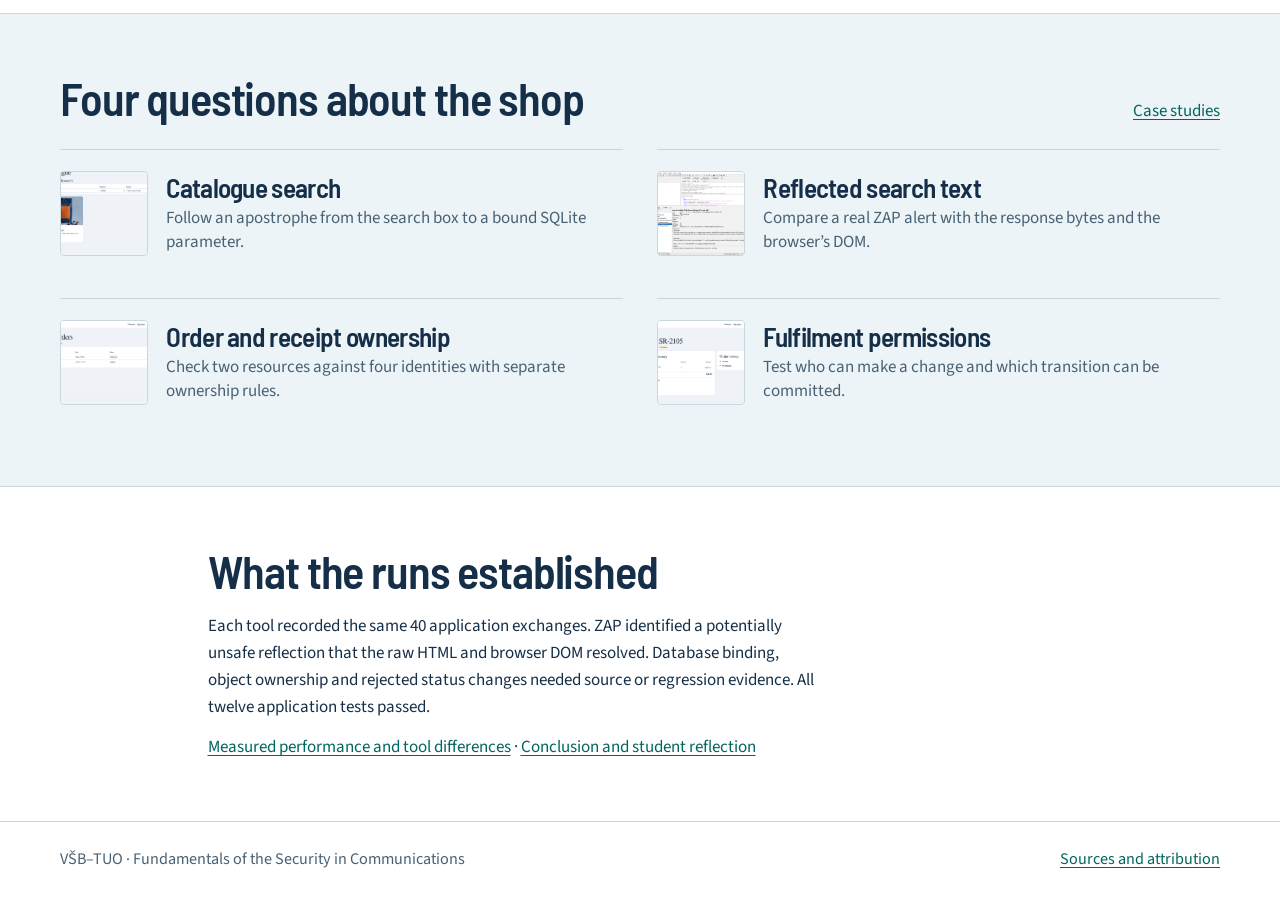
<file: web.html>
<!doctype html>
<html lang="en"><head><meta charset="utf-8"><meta name="viewport" content="width=device-width, initial-scale=1">
<meta name="description" content="Recorded web application and infrastructure investigations of the Stillroom shop for Topic 11.">
<title>Web application study | Stillroom security study</title><link rel="stylesheet" href="report.css"><link rel="stylesheet" href="navigation.css">
<script src="reflection.js" defer></script><script src="report.js" defer></script></head><body>
<a class="skip" href="#main">Skip to content</a><header class="site-header"><div class="site-bar">
      <a class="site-brand" href="index.html"><span class="mark" aria-hidden="true"></span>Stillroom security study</a>
      <nav class="site-links" aria-label="Main"><a href="index.html">Overview</a><a href="web.html" aria-current="page">Web application</a><a href="infrastructure/index.html">Infrastructure</a><a href="evaluation.html">Evaluation</a></nav>
    </div></header><nav class="study-links" aria-label="Web application sections"><div><a href="web.html#film">Film · 1:06</a><a href="cases.html">Case studies</a><a href="comparison.html">Tool comparison</a><a href="method.html">Method &amp; sources</a></div></nav>
<main id="main"><section class="homehero"><div class="wrap homegrid"><div>
<p class="kicker">VŠB–TUO · Topic 11</p><h1>Comparing web security tools</h1>
<p class="intro">What can an HTTP proxy establish about a shop’s security? Follow one Stillroom order through Burp Suite, ZAP and mitmproxy, from catalogue search to fulfilment.</p>
<div class="actions"><a class="btn" href="#film">Watch web film · 1:06</a><a class="plain" href="comparison.html">Compare the web tools</a></div></div>
<figure class="board"><a href="evidence/storefront.png" aria-label="Open the full catalogue screenshot"><img src="evidence/storefront.png" alt="Stillroom’s live catalogue with a ceramic dripper, search field and category filters"></a>
<figcaption><span>The Stillroom testbed</span><span>Local browser capture</span></figcaption></figure></div></section><section id="film" class="band wrap"><div class="sectionhead"><h2>Follow a shop order · 1:06</h2><a href="evidence/walkthrough.mp4" download>Download MP4</a></div>
<p class="film-context">Real desktop captures follow search, checkout and fulfilment. Visible typing was edited to 95 words per minute. Two search terms originally appeared all at once and are revealed progressively here. Use the <a href="method.html#artifacts">original tool records</a> to inspect the exchanges.</p>
<div class="video-layout"><video id="walkthrough" controls playsinline preload="metadata" poster="evidence/walkthrough-poster.jpg" aria-label="Captioned 66-second walkthrough of the three tools and fulfilment regressions"><source src="evidence/walkthrough.mp4" type='video/mp4; codecs="avc1.f40028"'><source src="evidence/walkthrough-compat.mp4" type="video/mp4">Open the MP4 download to watch.</video>
<div><h3>Chapters</h3><ol class="chapters"><li><button type="button" data-seek="0.0"><time>0:00</time>Catalogue search</button></li><li><button type="button" data-seek="12.667"><time>0:12</time>Burp HTTP history</button></li><li><button type="button" data-seek="20.933"><time>0:20</time>Checkout and receipt</button></li><li><button type="button" data-seek="29.467"><time>0:29</time>Triage a passive alert</button></li><li><button type="button" data-seek="35.0"><time>0:35</time>Staff updates the order</button></li><li><button type="button" data-seek="41.533"><time>0:41</time>Read the saved flows</button></li><li><button type="button" data-seek="51.2"><time>0:51</time>Verify the fulfilment rules</button></li></ol><p class="small">1 minute 6 seconds. Captions are included in the picture.</p></div></div>
<details><summary>Read the transcript</summary><ol><li><strong>Catalogue search</strong>. An apostrophe matches one coffee. The second search displays angle brackets as text.</li><li><strong>Burp HTTP history</strong>. The raw response contains two encoded matches, in the heading and in the search field.</li><li><strong>Checkout and receipt</strong>. Alex places a €48 simulated order and opens the receipt download.</li><li><strong>Triage a passive alert</strong>. The potential XSS alert on q is informational and carries low confidence.</li><li><strong>Staff updates the order</strong>. Staff opens SR-2105 and advances the order from Placed to Processing.</li><li><strong>Read the saved flows</strong>. The saved flow shows a 303 from the status change, followed by a 200 on order detail.</li><li><strong>Verify the fulfilment rules</strong>. Separate tests check staff permission and the sequence of allowed transitions.</li></ol></details>
<nav class="film-route" aria-label="After the web film"><a href="reflection.html">Inspect the search alert</a><a href="infrastructure/index.html#film">Next film · Retire the dispatch share (1:47)</a></nav></section><section class="band tint"><div class="wrap"><div class="sectionhead"><h2>Four questions about the shop</h2><a href="cases.html">Case studies</a></div><div class="gridcase"><a class="casecard" href="catalogue.html"><img src="evidence/catalogue-search.png" alt="" loading="lazy"><div><h3>Catalogue search</h3><p>Follow an apostrophe from the search box to a bound SQLite parameter.</p></div></a><a class="casecard" href="reflection.html"><img src="evidence/zap-alert.png" alt="" loading="lazy"><div><h3>Reflected search text</h3><p>Compare a real ZAP alert with the response bytes and the browser’s DOM.</p></div></a><a class="casecard" href="ownership.html"><img src="evidence/second-customer.png" alt="" loading="lazy"><div><h3>Order and receipt ownership</h3><p>Check two resources against four identities with separate ownership rules.</p></div></a><a class="casecard" href="fulfilment.html"><img src="evidence/owner-after.png" alt="" loading="lazy"><div><h3>Fulfilment permissions</h3><p>Test who can make a change and which transition can be committed.</p></div></a></div></div></section><section class="band"><div class="wrap"><div class="story"><h2>What the runs established</h2><p>Each tool recorded the same 40 application exchanges. ZAP identified a potentially unsafe reflection that the raw HTML and browser DOM resolved. Database binding, object ownership and rejected status changes needed source or regression evidence. All twelve application tests passed.</p><p><a href="comparison.html">Measured performance and tool differences</a> · <a href="evaluation.html">Conclusion and student reflection</a></p></div></div></section></main><footer><div class="wrap"><span>VŠB–TUO · Fundamentals of the Security in Communications</span><a href="method.html#references">Sources and attribution</a></div></footer></body></html>
</file>
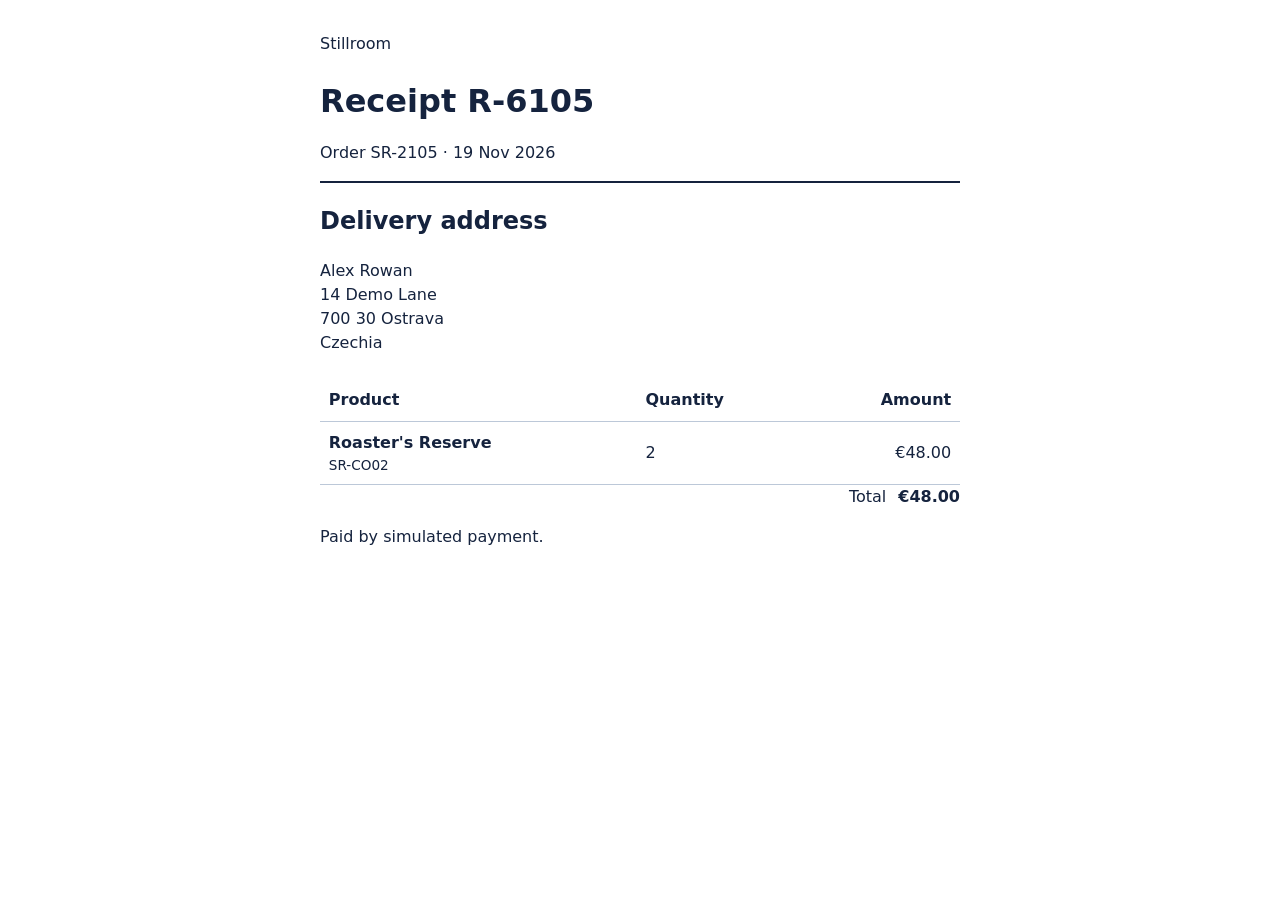
<file: evidence/receipt-6105.html>
<!doctype html>
<html lang="en">
<head>
  <meta charset="utf-8">
  <meta name="viewport" content="width=device-width, initial-scale=1">
  <title>Receipt R-6105 | Stillroom</title>
  <style>
    body { margin: 2rem auto; width: min(40rem, 92%); font: 16px/1.5 system-ui, sans-serif; color: #15233e; }
    header { border-bottom: 2px solid #15233e; margin-bottom: 1rem; } h1 { margin-bottom: .25rem; } address { font-style: normal; }
    table { width: 100%; border-collapse: collapse; margin-top: 1.5rem; } th, td { text-align: left; padding: .55rem; border-bottom: 1px solid #bcc8d8; }
    .amount, .total { text-align: right; } .total strong { margin-left: .75rem; } .item-sku { display: block; font-size: .85em; font-weight: normal; }
  </style>
</head>
<body>
  <header><p>Stillroom</p><h1>Receipt R-6105</h1><p>Order SR-2105 · <time datetime="2026-11-19T18:30:27.485Z">19 Nov 2026</time></p></header>
  <h2>Delivery address</h2><address>Alex Rowan<br>14 Demo Lane<br>700 30 Ostrava<br>Czechia</address>
  <div class="table-wrap"><table class="line-items">
    <thead><tr><th scope="col">Product</th><th scope="col">Quantity</th><th scope="col" class="amount">Amount</th></tr></thead>
    <tbody><tr><th scope="row">Roaster&#39;s Reserve <span class="item-sku">SR-CO02</span></th>
       <td>2</td><td class="amount">€48.00</td></tr></tbody>
  </table></div>
  <div class="total"><span>Total</span><strong>€48.00</strong></div>
  <p>Paid by simulated payment.</p>
</body>
</html>
</file>
<file: report.css>
@font-face{font-family:Barlow SC;src:url("fonts/BarlowSemiCondensed-SemiBold.ttf");font-weight:600;font-display:swap}
@font-face{font-family:Source Sans;src:url("fonts/SourceSans3.ttf");font-weight:200 900;font-display:swap}
:root{color-scheme:light;--ink:#162f48;--dark:#10283c;--muted:#486175;--paper:#fff;--pale:#edf4f7;--line:#c9d8df;--teal:#006e68;--mint:#a8eadd;--yellow:#ffe59b;font:17px/1.52 "Source Sans",system-ui,sans-serif;color:var(--ink);background:var(--paper)}
*{box-sizing:border-box}
body{margin:0}a{color:#00665f;text-underline-offset:.16em;text-decoration-thickness:1.3px}
a:hover{text-decoration-thickness:2px}a:focus-visible,button:focus-visible,summary:focus-visible,input:focus-visible,textarea:focus-visible,video:focus-visible{outline:3px solid #d87b08;outline-offset:4px}
img,video{display:block;max-width:100%}button,input,textarea{font:inherit}h1,h2,h3,h4,p,figure,pre{margin:0}
h1,h2,h3{line-height:1.04;letter-spacing:-.025em;text-wrap:balance;font-family:"Barlow SC","Arial Narrow",sans-serif;font-weight:600}
h1{font-size:clamp(3.15rem,6vw,5.9rem)}h2{font-size:clamp(2.05rem,3.6vw,3.35rem)}h3{font-size:1.6rem}h4{font-size:1.1rem}
p+p{margin-top:.8em}.wrap{width:min(1160px,calc(100% - 64px));margin:auto}
header{border-bottom:1px solid var(--line);background:var(--paper)}.head{display:flex;gap:2rem;align-items:center;justify-content:space-between;min-height:70px}
.brand{display:inline-flex;align-items:center;gap:.65rem;font-weight:750;font-size:1.18rem;color:var(--ink);text-decoration:none;white-space:nowrap}
.mark{display:inline-block;position:relative;width:26px;height:26px;background:var(--ink);border-radius:3px}
.mark:before,.mark:after{content:"";position:absolute;top:5px;bottom:5px;width:3px;background:var(--mint);transform:skew(-18deg)}
.mark:before{left:8px}.mark:after{left:15px}.head nav{display:flex;flex-wrap:wrap;gap:1.3rem}
.head nav a{padding:1.35rem 0 1.2rem;color:var(--muted);text-decoration:none;border-bottom:3px solid transparent;font-size:.98rem}
.head nav a.active{font-weight:700;color:var(--ink);border-color:var(--teal)}.head nav a:hover{color:var(--teal)}
.skip{position:absolute;top:-6rem;left:1rem;background:white;z-index:10;padding:.6rem}.skip:focus{top:.5rem}
.homehero{background:var(--pale);border-bottom:1px solid var(--line)}.homegrid{display:grid;grid-template-columns:.92fr 1.1fr;gap:3rem;align-items:center;padding-block:4.1rem 4.35rem}
.kicker,.route{color:var(--teal);font-size:1rem;font-weight:650;margin-bottom:.7rem}
.intro{font-size:1.23rem;max-width:62ch;line-height:1.5;margin-top:1rem;color:var(--muted)}.homegrid .intro{max-width:44ch}
.actions{display:flex;gap:.8rem 1.2rem;align-items:center;flex-wrap:wrap;margin-top:1.55rem}
.btn{display:inline-block;padding:.65rem 1.15rem;border-radius:5px;text-decoration:none;font-weight:650;border:1px solid var(--ink);color:white;background:var(--ink);cursor:pointer}
.btn:hover{background:#244860}.plain{font-weight:650}.board{position:relative;background:var(--dark);padding:1.2rem 1.2rem .85rem;border-radius:10px;box-shadow:0 12px 34px #122f4820;transform:rotate(-1deg)}
.board img{background:white;border-radius:3px}.board figcaption{display:flex;justify-content:space-between;align-items:baseline;gap:1rem;color:#d6eced;font-size:.9rem;padding-top:.65rem}.board figcaption span:last-child{color:var(--mint)}
.band{padding-block:3.5rem}.band+.band{border-top:1px solid var(--line)}.tint{background:var(--pale)}
.sectionhead{display:flex;justify-content:space-between;align-items:baseline;gap:1rem;flex-wrap:wrap;margin-bottom:1.45rem}
.video-layout{display:grid;grid-template-columns:minmax(0,1.65fr) minmax(220px,.75fr);gap:2rem;align-items:start}
video{background:#101b25;width:100%;aspect-ratio:1440/996;border-radius:7px}
.chapters{padding:0;list-style:none;margin:.25rem 0 .9rem}.chapters li{border-bottom:1px solid var(--line)}
.chapters button{display:flex;gap:.85rem;align-items:baseline;text-align:left;border:0;background:none;width:100%;padding:.48rem .1rem;cursor:pointer;color:var(--ink)}
.chapters button:hover{color:var(--teal)}time,.mono,code{font-family:ui-monospace,monospace}.chapters time{font-size:.83rem;color:var(--teal)}.detail-link{font-size:.93rem}
details{margin:1rem 0}summary{cursor:pointer;font-weight:650;color:var(--teal)}details[open]>summary{margin-bottom:.65rem}
.pageintro{background:var(--pale);border-bottom:1px solid var(--line);padding:2.55rem 0 2.8rem}.pageintro h1{font-size:clamp(3rem,5.3vw,4.75rem);max-width:24ch}
.pageintro .intro{max-width:68ch}.gridcase{display:grid;grid-template-columns:repeat(2,minmax(0,1fr));gap:1.2rem 2rem}
.casecard{display:grid;grid-template-columns:5.2rem 1fr;gap:1.05rem;align-items:center;text-decoration:none;color:var(--ink);padding:1.25rem 0;border-top:1px solid var(--line)}
.casecard:hover h3{text-decoration:underline;color:var(--teal)}.casecard img{width:5.2rem;height:5rem;object-fit:cover;object-position:top center;border:1px solid var(--line);border-radius:4px}.casecard p{color:var(--muted);font-size:1rem;margin-top:.37rem;line-height:1.4}
.story{max-width:865px;margin-inline:auto}.story h2,.method-section h2{margin:2.6rem 0 1.1rem}.story h3,.method-section h3{margin:1.6rem 0 .45rem}
.story>p,.story li{max-width:77ch}.story ol,.story ul{padding-left:1.4rem}.story ol li,.method-section li{margin:.55rem 0}.steps li::marker{color:var(--teal);font-weight:750}.story p,.method-section p{line-height:1.58}
code{background:#ecf2f4;border-radius:3px;padding:.08em .25em;font-size:.86em;overflow-wrap:anywhere}
pre{background:var(--dark);color:#e2f1f1;padding:1.05rem 1.2rem;border-radius:5px;overflow:auto;font: .9rem/1.52 ui-monospace,monospace;margin:.9rem 0}
pre code{font:inherit;background:none;color:inherit;padding:0;overflow-wrap:normal}
.evidence-pair{display:grid;grid-template-columns:repeat(2,minmax(0,1fr));gap:1.2rem;margin:1.15rem 0}
.shot{margin:1rem 0}.evidence-pair .shot{margin:0}.shot a{display:block}.shot img{width:100%;height:auto;border:1px solid var(--line);border-radius:5px}
figcaption{font-size:.96rem;line-height:1.4;color:var(--muted);margin-top:.45rem}.evidence-pair figcaption{font-size:.9rem}
.finding{border-left:5px solid var(--teal);background:#e7f6f1;padding:1.05rem 1.35rem;margin:1.25rem 0}.finding strong{display:block;margin-bottom:.25rem}.pathbar{display:flex;flex-wrap:wrap;gap:.55rem 1.2rem;margin:1.3rem 0}
.tablebox{width:100%;overflow:auto;margin:1.05rem 0 1.35rem}table{border-collapse:collapse;width:100%;text-align:left}
caption{font-weight:650;text-align:left;margin-bottom:.5rem}th,td{padding:.65rem .75rem;border-bottom:1px solid var(--line);vertical-align:top}
thead th{background:var(--dark);color:white;font-size:.94rem;line-height:1.25}.tablebox tbody th{white-space:nowrap;color:var(--ink)}tbody tr:nth-child(even){background:#f4f8fa}
.tablenum{font-variant-numeric:tabular-nums}.analysis-grid{display:grid;grid-template-columns:1.2fr .9fr;gap:3rem;align-items:start}.analysis-grid h3{margin-top:0}
.method-section{max-width:850px}.source-list,.linklist{line-height:1.55}.linklist a{overflow-wrap:anywhere}.method-section h2:first-child,.story>h2:first-child{margin-top:0}
.subnav{display:flex;flex-wrap:wrap;gap:.55rem 1.3rem;border-bottom:1px solid var(--line);padding-block:1rem;font-size:.98rem}
.subnav a[aria-current]{font-weight:700;color:var(--ink)}.ref-form{max-width:650px;margin:1rem 0}.ref-form label{display:block;font-weight:650;margin:.75rem 0 .2rem}.ref-form textarea,.ref-form input{width:100%;padding:.6rem .7rem;border:1px solid #7b939f;border-radius:4px;color:var(--ink)}.ref-form textarea{min-height:95px}.ref-form .actions{margin-top:.65rem}.status{margin-top:.6rem;color:var(--teal)}
.savedtext{white-space:pre-wrap}.breadcrumbs{margin-bottom:.55rem;font-size:.95rem}.small{font-size:.94rem;color:var(--muted)}
footer{border-top:1px solid var(--line);padding:1.5rem 0;color:var(--muted);font-size:.95rem}footer .wrap{display:flex;justify-content:space-between;gap:1rem;flex-wrap:wrap}
@media(max-width:850px){.wrap{width:calc(100% - 40px)}.homegrid{gap:1.5rem}.video-layout{grid-template-columns:1.4fr 1fr;gap:1.2rem}.head{gap:.7rem}.head nav{gap:.75rem}.analysis-grid{display:block}}
@media(max-width:680px){.head{align-items:flex-start;flex-direction:column;gap:0;padding-top:.85rem}.head nav{gap:.85rem}.head nav a{padding:.55rem 0 .5rem;font-size:.91rem}.wrap{width:calc(100% - 32px)}.homegrid,.video-layout,.gridcase,.evidence-pair{grid-template-columns:1fr}.homegrid{padding-block:2.1rem 2.45rem;gap:2rem}.band{padding-block:2.3rem}.pageintro{padding:1.8rem 0 2rem}.intro{font-size:1.12rem}.gridcase{gap:0}.casecard{padding:.9rem 0}.board{padding:.65rem}.video-layout{gap:1.2rem}th,td{padding:.55rem}.tablebox{font-size:.94rem}.subnav{gap:.45rem 1rem}}
@media print{header,footer,.subnav,.actions,.ref-form,.edit-reflection,video{display:none}.wrap,.story{width:100%;max-width:100%}.band,.pageintro{padding:1rem 0}.homegrid{display:block}.board{transform:none;max-width:50%}a{color:inherit}.shot{break-inside:avoid}.tablebox{overflow:visible}}
</file>
<file: navigation.css>
.site-header{border-bottom:1px solid #c9d8df;background:white}
.site-bar,.study-links>div{width:min(1160px,calc(100% - 64px));margin-inline:auto;display:flex;align-items:center}
.site-bar{min-height:68px;justify-content:space-between;gap:1.2rem}
.site-brand{display:inline-flex;align-items:center;gap:.6rem;color:#162f48;font-weight:730;font-size:20px;text-decoration:none;white-space:nowrap}
.site-brand .mark{flex-shrink:0}
.site-links,.study-links>div{display:flex;flex-wrap:wrap}
.site-links{gap:1.25rem}
.site-links a,.study-links a{color:#456071;text-decoration:none}
.site-links a{border-bottom:3px solid transparent;font-size:17px;padding:21px 0 18px}
.site-links a[aria-current]{border-color:#006e68;color:#162f48;font-weight:700}
.site-links a:hover,.study-links a:hover,.site-brand:hover{color:#006e68;text-decoration:underline}
.study-links{background:#f5f8f8;border-bottom:1px solid #d5e1e2}
.study-links>div{gap:.25rem 1.4rem}
.study-links a{font-weight:550;font-size:15px;padding:.42rem 0}
.study-links a[aria-current]{color:#075f59;text-decoration:underline;text-underline-offset:.18em}
.film-guide{background:#edf4f4;border-bottom:1px solid #c9d8df;padding:clamp(2rem,3.3vw,3.1rem) 0 clamp(2.4rem,4vw,3.6rem)}
.film-guide h1{font-size:clamp(2.7rem,5.3vw,4.85rem);line-height:1.05}
.guide-intro{color:#435f71;font-size:1.17rem;max-width:76ch;margin-top:.65rem}
.film-pair{display:grid;grid-template-columns:repeat(2,minmax(0,1fr));gap:clamp(1rem,2.3vw,2rem);margin-top:1.75rem}
.film-choice{display:flex;flex-direction:column;background:white;border:1px solid #c0d2d5;border-radius:8px;overflow:hidden}
.film-image{display:block;position:relative;aspect-ratio:3/1;background:#122e43;overflow:hidden;border-bottom:1px solid #c0d2d5}
.film-image img{width:100%;height:100%;object-fit:cover}
.web-image img{object-position:50% 20%}
.infra-image img{object-fit:contain;background:#102c40}
.choice-copy{display:flex;flex-direction:column;align-items:start;flex:1;padding:1.15rem 1.35rem 1.4rem}
.film-label{display:flex;align-items:baseline;gap:.7rem;font-weight:690;color:#00665f}
.film-label span{color:#435f71;font-variant-numeric:tabular-nums;font-size:.9em;border-left:1px solid #adc1c3;padding-left:.7rem}
.choice-copy h2{font-size:clamp(1.8rem,3vw,2.55rem);margin:.4rem 0 .55rem}
.choice-copy>p:not(.film-label),.end-guide p{color:#435f71;max-width:58ch}
.choice-actions,.film-route{display:flex;align-items:center;gap:.55rem 1.2rem;flex-wrap:wrap}
.choice-actions{margin-top:auto;padding-top:1.1rem}
.choice-actions a,.film-route a,.end-guide a{font-weight:650}
.choice-actions .btn{padding:.48rem .85rem}
.film-image:focus-visible{outline-offset:-4px;z-index:1}
.end-guide{display:flex;align-items:start;justify-content:space-between;gap:2rem;padding-block:2.5rem}
.end-guide h2{font-size:clamp(1.7rem,3vw,2.45rem);margin-bottom:.5rem}
.end-guide nav{display:grid;gap:.4rem}
.film-context{color:#435f71;max-width:70ch;margin:-.55rem 0 1.25rem}
.film-route{border-top:1px solid #c9d8df;padding-top:.8rem;margin-top:1rem}
@media(max-width:760px){
 .site-bar,.study-links>div{width:calc(100% - 36px)}
 .site-bar{flex-direction:column;align-items:start;gap:.15rem;padding-top:.65rem}
 .site-links{gap:0 1.15rem}
 .site-links a{padding:.45rem 0 .5rem;font-size:16px}
 .study-links>div{gap:0 1rem}
 .study-links a{font-size:14px}
 .choice-copy{padding:1rem}
 .end-guide{display:block}.end-guide nav{margin-top:1.1rem}
}
@media(max-width:620px){
 .film-pair{grid-template-columns:minmax(0,1fr);gap:1.25rem}
 .film-guide h1{font-size:clamp(2.15rem,9.4vw,2.85rem)}
 .site-links{gap:0 .7rem}
 .site-links a{font-size:15px}
 .film-image{aspect-ratio:3.65/1}
 .guide-intro{font-size:1.05rem}
}
@media print{.site-header,.study-links,.film-route{display:none}}
</file>
<file: infrastructure/study.css>
@font-face{font-family:Barlow;src:url("fonts/BarlowSemiCondensed-SemiBold.ttf") format("truetype");font-weight:600;font-display:swap}
@font-face{font-family:Source;src:url("fonts/SourceSans3.ttf") format("truetype");font-weight:200 900;font-display:swap}
:root{color-scheme:light;--ink:#132f46;--muted:#436172;--teal:#08695f;--pale:#ebf4f3;--line:#c8d9dc;--mint:#9fe5d3;font:18px/1.48 Source,system-ui,sans-serif;color:var(--ink);background:white}
*{box-sizing:border-box}
body,h1,h2,h3,p,figure,ol{margin:0}
body{min-width:0}
h1,h2,h3{font:600 1em/1.03 Barlow,"Arial Narrow",sans-serif;letter-spacing:-.025em;text-wrap:balance}
h1{font-size:clamp(3.5rem,6.6vw,5.8rem);max-width:12ch}
h2{font-size:clamp(2.15rem,3.7vw,3.25rem)}
h3{font-size:1.6rem}
a,summary{color:var(--teal);text-underline-offset:.2em}
a:hover{text-decoration-thickness:2px}
:focus-visible{outline:3px solid #c36b04;outline-offset:4px}
button{font:inherit;color:inherit;cursor:pointer}
.wrap{width:min(1180px,calc(100% - 72px));margin-inline:auto}
.skip{position:absolute;z-index:2;top:-5rem;left:1rem;background:white;padding:.6rem}
.skip:focus{top:.5rem}
.mast{border-bottom:1px solid var(--line)}
.mast-inner,.mast nav,.brand,.actions,.section-head,.chap-head,.plate-head,.foot{display:flex;align-items:center}
.mast-inner,.section-head,.chap-head,.plate-head,.foot{justify-content:space-between}
.mast-inner{min-height:68px;gap:1rem}
.brand{gap:.62rem;text-decoration:none;font-size:1.15rem;color:var(--ink);font-weight:720}
.mark{width:27px;height:28px;border-radius:4px;background:var(--ink);position:relative;flex:none}
.mark::before,.mark::after{content:"";position:absolute;top:6px;bottom:6px;width:3px;left:8px;background:var(--mint);transform:skew(-18deg)}
.mark::after{left:15px}
.mast nav{gap:1.5rem}
.mast nav a{text-decoration:none;color:var(--muted);font-weight:580}
.mast nav a:hover,.brand:hover{color:var(--teal)}
.hero{background:var(--pale);border-bottom:1px solid var(--line)}
.hero-grid{display:grid;grid-template-columns:1.08fr 1fr;align-items:center;gap:clamp(2rem,5vw,5rem);padding-block:clamp(2.75rem,4vw,4.1rem)}
.course,.tool{font-size:.88rem;font-weight:680;color:var(--teal);margin-bottom:.75rem}
.intro{font-size:clamp(1rem,1.6vw,1.18rem);max-width:46ch;color:var(--muted);margin:1.05rem 0 1.4rem}
.actions{gap:1.25rem;flex-wrap:wrap}
.button{display:inline-flex;align-items:center;justify-content:center;gap:.6rem;padding:.67rem 1.1rem;background:var(--ink);border:1px solid var(--ink);border-radius:5px;color:white;font-weight:650;text-decoration:none}
.button:hover{background:#25495c}
.play{width:0;height:0;border-width:5px 0 5px 8px;border-style:solid;border-color:transparent transparent transparent var(--mint)}
.text-link,.section-head>a{font-weight:650}
.plot{color:#f6fcfb;background:#152f44;border:1px solid #213e50;border-radius:10px;box-shadow:0 12px 32px #143c4b1a;overflow:hidden}
.plate-head{padding:1rem 1.35rem;background:#10283b;color:#bccecf;font:500 .75rem/1.2 ui-monospace,monospace}
.machine{display:inline-flex;gap:.56rem;align-items:center;color:#edf8f5}
.machine i{width:8px;height:8px;background:var(--mint);border-radius:2px}
.paths{width:calc(100% - 2.7rem);margin:0 auto;border-collapse:collapse;text-align:left;table-layout:fixed}
.paths caption{text-align:left;font:600 clamp(1.3rem,2.3vw,1.85rem)/1.1 Barlow,sans-serif;letter-spacing:-.015em;padding:1.3rem 0 .83rem}
.paths thead th{font-weight:550;font-size:.82rem;color:#b9d3d8;padding-bottom:.45rem}
.paths thead th:first-child{width:34%}
.paths tbody tr{border-top:1px solid #496273}
.paths tbody th,.paths tbody td{padding:.72rem 0}
.paths tbody th b,.paths small{display:block}
.paths tbody th b{font:600 1.62rem/1 Barlow,sans-serif;letter-spacing:.015em}
.paths small{color:#c0d8d8;font-weight:450;font-size:.79rem}
.paths tbody td:nth-child(2){position:relative}
.paths tbody td:nth-child(2)::after{content:"";position:absolute;top:50%;left:3.65rem;right:.65rem;border-top:1px solid #779d9e}
.paths tbody tr:first-child td:nth-child(2)::after{border-top-style:dashed}
.point{display:inline-flex;align-items:center;gap:.4rem;color:#a9edda;font-weight:650}
.point::before{content:"";width:.47rem;height:.47rem;border-radius:50%;background:currentColor}
.point.closed{color:#ffdf9b}
.point.closed::before{background:transparent;border:2px solid currentColor}
.plot figcaption{margin-top:.3rem;border-top:1px solid #496273;padding:.65rem 1.35rem .77rem;color:#c1d8d8;font-size:.79rem}
.plot a{color:#daf6ef}
.band{padding-block:clamp(2.5rem,4vw,3.8rem)}
.section-head{align-items:baseline;gap:1rem;flex-wrap:wrap;margin-bottom:1.3rem}
.section-head p{color:var(--muted);margin-top:.45rem}
.ext,.files small,.documents small{font:600 .68rem/1.25 Source,sans-serif;letter-spacing:.04em;color:var(--muted)}
.cinema{display:grid;grid-template-columns:minmax(0,2fr) minmax(235px,.82fr);gap:clamp(1.5rem,3.2vw,3rem);align-items:start}
video{display:block;width:100%;height:auto;aspect-ratio:16/9;background:#132d43;border-radius:7px}
.chap-head{margin-bottom:.45rem}
.chap-head span,.chapters time{font-variant-numeric:tabular-nums;color:var(--muted);font-size:.89rem}
.chapters ol{list-style:none;padding:0;border-top:1px solid var(--line)}
.chapters li{border-bottom:1px solid var(--line)}
.chapters button,.chapters .fallback{width:100%;padding:.66rem .6rem;display:grid;grid-template-columns:2.45rem 1fr;align-items:baseline;text-align:left;gap:.48rem;text-decoration:none;border:0;background:transparent;border-inline-start:3px solid transparent;font-size:.99rem;line-height:1.2}
.chapters button[aria-current=true]{color:#084f49;background:#e3f1ee;border-inline-start-color:var(--teal);font-weight:650}
.chapters button:hover,.exhibits a:hover{background:#edf5f2}
.chapters time{color:var(--teal)}
summary{cursor:pointer;font-weight:650}
.transcript{margin-top:1rem}
.transcript ol{max-width:78ch;padding:1rem 0 0 1.4rem}
.transcript li+li{margin-top:.4rem}
.evidence{background:#f1f5f6;border-block:1px solid var(--line)}
.exhibits{display:flex;flex-wrap:wrap;border-bottom:1px solid #9fb9bd;margin-bottom:1.55rem;gap:.35rem}
.exhibits a{padding:.65rem 1rem .55rem;text-decoration:none;border-bottom:3px solid transparent;color:var(--muted);font-weight:650}
.exhibits a[aria-selected=true]{border-bottom-color:var(--teal);color:var(--teal);background:#e2eeed}
.exhibit{display:grid;grid-template-columns:minmax(0,.88fr) minmax(0,1.18fr);gap:clamp(1.5rem,4vw,3.8rem);align-items:start}
.exhibit+.exhibit:not([hidden]){margin-top:2.4rem}
.exhibit[role=tabpanel]:not([hidden]){margin-top:0}
.exhibit[hidden]{display:none}
.exhibit h3{font-size:clamp(1.75rem,2.8vw,2.38rem);max-width:22ch;margin-bottom:.85rem}
.exhibit p:not(.tool),.exercise p:not(.tool){color:var(--muted)}
.exhibit p+p{margin-top:.75rem}
code{font: .85em ui-monospace,monospace;color:var(--ink);overflow-wrap:anywhere}
.exhibit img{display:block;width:100%;height:auto;max-height:370px;object-fit:cover;object-position:top left;border:1px solid var(--line);border-radius:5px}
.exhibit figcaption{color:var(--muted);font-size:.9rem;margin-top:.55rem}
.exhibit figcaption a{white-space:nowrap}
.files{display:flex;flex-wrap:wrap;gap:.45rem;margin-top:1.1rem}
.files a{display:inline-flex;align-items:center;gap:.5rem;text-decoration:none;background:white;border:1px solid #a9bec0;border-radius:4px;padding:.36rem .6rem;color:var(--ink);font-size:.9rem;font-weight:650}
.files a:hover{border-color:var(--teal);color:var(--teal)}
.comparison{margin-top:2.4rem}
.comparison table{margin-top:.75rem;border-collapse:collapse;width:100%;font-size:.97rem;text-align:left}
.comparison th,.comparison td{vertical-align:top;padding:.65rem .9rem .65rem 0;border-bottom:1px solid var(--line)}
.comparison thead th{color:var(--muted);font-size:.86rem}
.comparison tbody th{color:var(--teal)}
.comparison th:first-child{width:17%}
.comparison th:nth-child(2){width:38%}
@media(max-width:450px){.comparison table{font-size:.85rem}.comparison th,.comparison td{padding-right:.4rem}.comparison thead th{font-size:.79rem}}
.exercise{display:grid;grid-template-columns:1.12fr .82fr;gap:clamp(1.5rem,6vw,6rem)}
.exercise h2{margin-bottom:1rem}
.exercise p{max-width:58ch}
.light{color:var(--ink);background:white;margin-top:1.25rem}
.light:hover{background:var(--pale)}
.documents h3{margin-bottom:.55rem}
.documents>a{display:flex;justify-content:space-between;align-items:center;padding:.48rem 0;text-decoration:none;border-bottom:1px solid var(--line);font-weight:600}
.documents>a:hover{text-decoration:underline}
.documents details{margin-top:.65rem}
.documents details p{margin-top:.4rem}
footer{background:var(--ink);color:white}
.foot{gap:2rem;padding-block:2rem}
.foot strong{font:600 1.55rem Barlow,sans-serif}
.foot p{max-width:76ch;margin-top:.4rem;color:#d2e7e8;font-size:.95rem}
.foot>a{color:#aff0dd;white-space:nowrap}
@media(max-width:930px){
 .wrap{width:calc(100% - 48px)}
 .hero-grid{gap:1.6rem;grid-template-columns:1fr 1fr}
 .course{font-size:.8rem}
 .cinema{grid-template-columns:1.65fr 1fr}
}
@media(max-width:720px){
 .wrap{width:calc(100% - 36px)}
 .mast-inner{align-items:flex-start;flex-direction:column;justify-content:center;padding-block:.75rem;gap:.4rem}
 .mast nav{gap:1.2rem;font-size:.93rem}
 .hero-grid,.cinema,.exhibit,.exercise{grid-template-columns:minmax(0,1fr)}
 .hero-grid{padding-block:2.1rem;gap:1.75rem}
 h1{font-size:clamp(3.3rem,11vw,4.4rem)}
 .intro{margin:.8rem 0 1.15rem}
 .section-head{gap:.5rem}
 .exhibits{gap:0}.exhibits a{padding:.65rem .55rem;font-size:.92rem}
 .exhibit img{max-height:unset}
 .foot{align-items:flex-start;flex-direction:column;gap:1rem}
}
@media(max-width:360px){.paths{width:calc(100% - 1.5rem)}.exhibits a{font-size:.85rem}.brand{font-size:1.05rem}}
@media print{.mast nav,.actions,.cinema,.exhibits{display:none}.exhibit[hidden]{display:grid}.plot{background:white;color:black}.paths th,.plot a,.point{color:black}}
</file>
